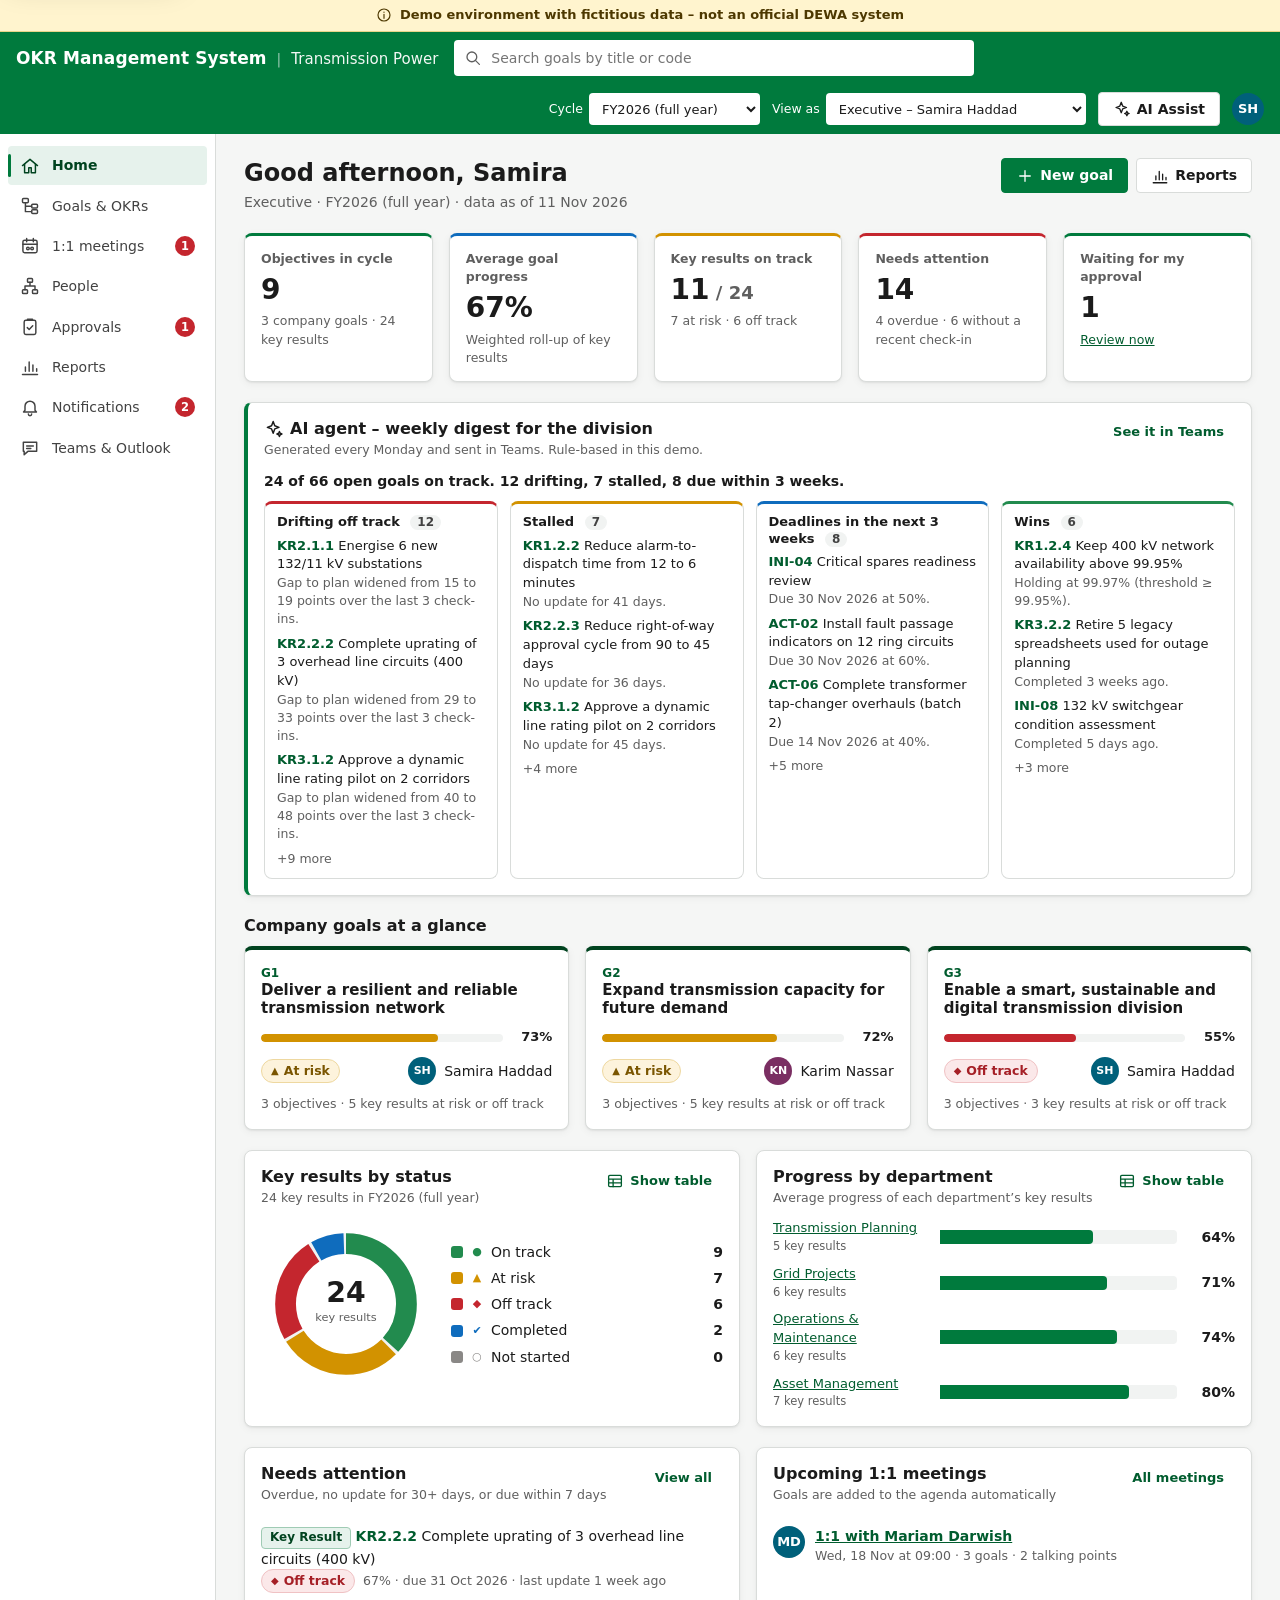
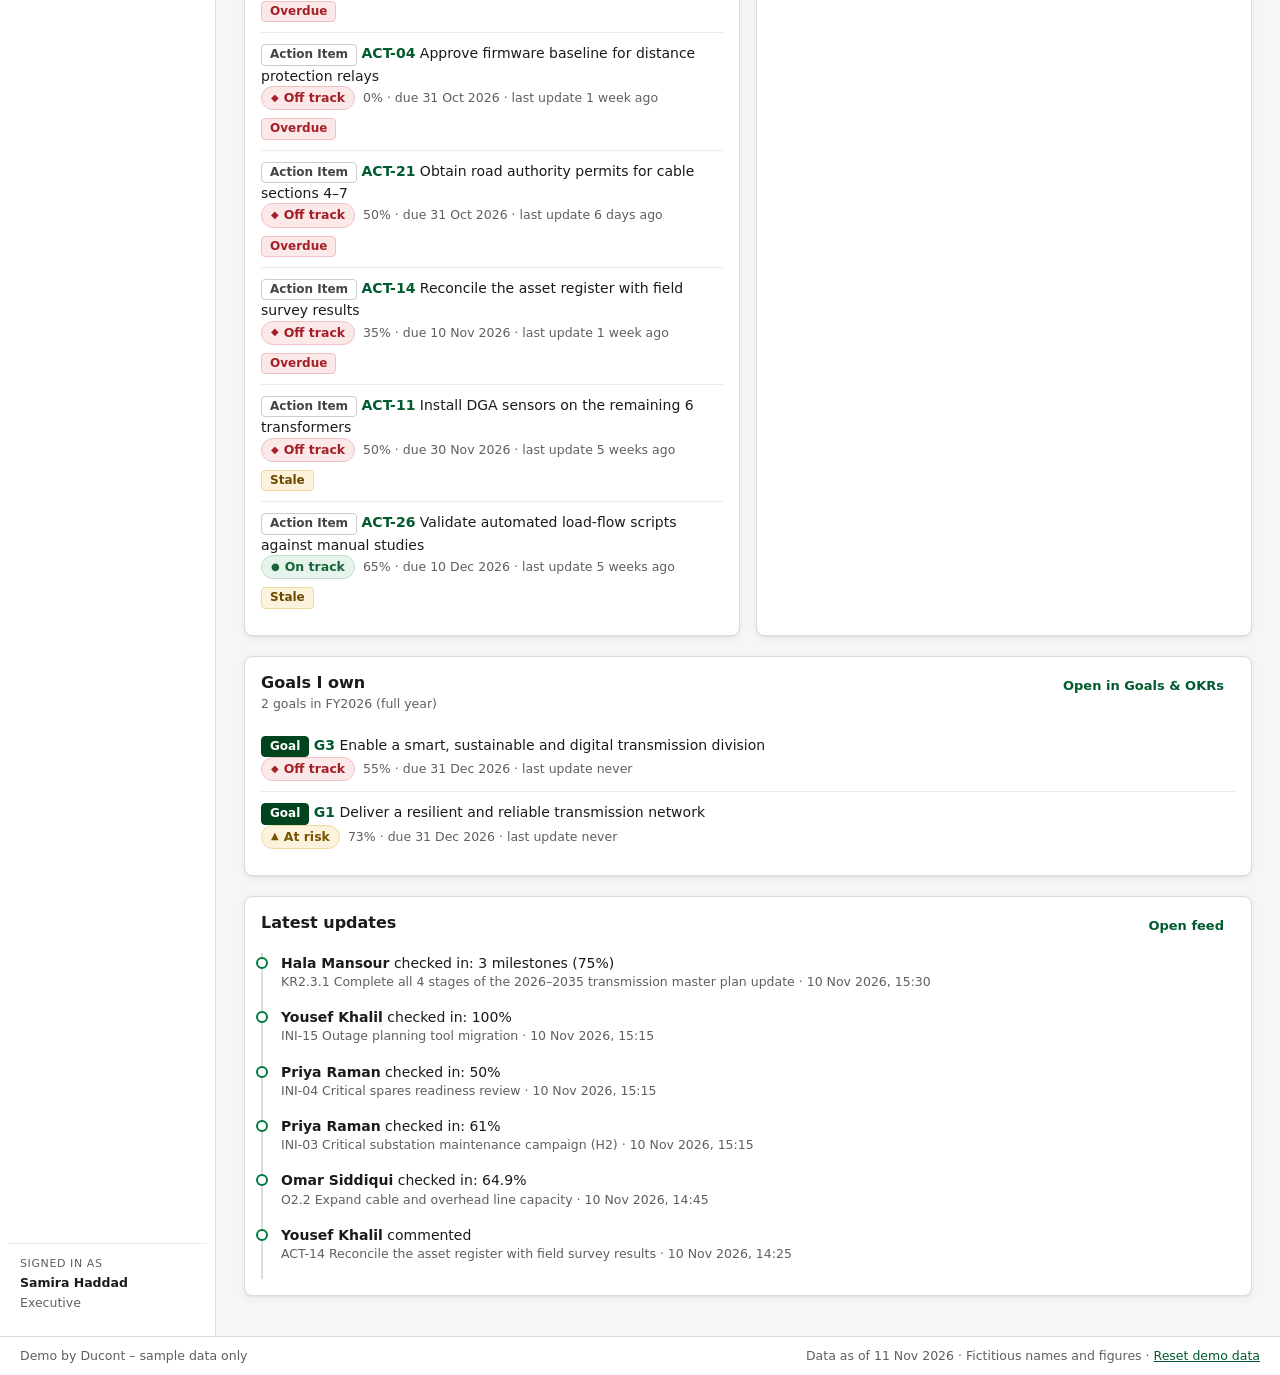
<file: index.html>
<!doctype html>
<html lang="en" dir="ltr">
<head>
  <meta charset="utf-8">
  <meta name="viewport" content="width=device-width, initial-scale=1">
  <title>Home · OKR Management System</title>
  <link rel="icon" href="assets/img/favicon.svg" type="image/svg+xml">
  <link rel="stylesheet" href="assets/css/styles.css">
</head>
<body>
  <div id="app" class="app"><noscript><p>This demo needs JavaScript. Please enable it and reload the page.</p></noscript></div>
  <script src="assets/js/data.js"></script>
  <script src="assets/js/core.js"></script>
  <script src="assets/js/ui.js"></script>
  <script>
  (function () {
    'use strict';
    var O = window.OKR, U = O.ui, esc = O.esc;
    var main = U.shell('home', 'Home');
    if (!main) return;

    var me = O.currentUser();
    var all = O.cycleOkrs();
    var of = function (level) { return all.filter(function (o) { return o.level === level; }); };
    var goals = of('Goal'), objectives = of('Objective'), krs = of('KeyResult');
    var krCounts = O.countByStatus(krs);
    var mine = O.myGoals(all);
    var employee = me.role === 'Employee';
    var attentionPool = employee ? mine : all;
    var attention = attentionPool.filter(function (o) { return O.isOverdue(o) || O.isStale(o) || O.isDueSoon(o); })
      .sort(function (a, b) { return (O.isOverdue(b) - O.isOverdue(a)) || (O.isStale(b) - O.isStale(a)) || (a.dueDate < b.dueDate ? -1 : 1); });
    var pending = O.pendingForMe();
    var deptScoped = (me.role === 'DepartmentCoordinator' || me.role === 'OkrChampion') && me.departmentId;
    var myScope = deptScoped ? all.filter(function (o) { return o.departmentId === me.departmentId && o.level !== 'Goal'; }) : mine;
    var upcoming = O.myMeetings().filter(function (m) { return m.status === 'Scheduled' && O.daysSince(m.date) <= 0; }).slice(0, 3);
    var closedCycle = O.currentCycle().status === 'Closed';

    var actions = '';
    if (O.can.create()) actions += '<a class="btn btn-primary" href="okr-edit.html' + (employee ? '?level=Personal' : '') + '">' + U.icon('plus') + '<span>' + (employee ? 'New individual goal' : 'New goal') + '</span></a>';
    if (O.can.nav('checkin')) actions += '<a class="btn" href="checkin.html">' + U.icon('checkin') + '<span>Check in</span></a>';
    if (O.can.nav('reports')) actions += '<a class="btn" href="reports.html">' + U.icon('reports') + '<span>Reports</span></a>';

    var html = U.pageHeader({
      title: 'Good afternoon, ' + me.displayName.split(' ')[0],
      subtitle: esc(O.ROLE_LABELS[me.role]) + ' · ' + esc(O.periodLabel()) + ' · data as of ' + O.fmtDate(O.asOf.toISOString()),
      actions: actions,
    });

    // KPI row
    if (employee) {
      var mc = O.countByStatus(mine);
      html += '<div class="grid grid-kpi" style="margin-block-end:20px">' +
        U.kpi('My goals', mine.length, mine.filter(function (o) { return o.level === 'Personal'; }).length + ' individual · ' + mine.filter(function (o) { return o.level !== 'Personal'; }).length + ' assigned to me') +
        U.kpi('Average progress', O.pct(O.avg(mine, function (o) { return o.progress; })), (mc.OnTrack || 0) + ' on track · ' + (mc.AtRisk || 0) + ' at risk', 'info') +
        U.kpi('Need an update', attention.length, '<a href="checkin.html">Check in now</a>', attention.length ? 'warn' : '') +
        U.kpi('Next 1:1', upcoming[0] ? O.fmtWeekday(upcoming[0].date) : '–', upcoming[0] ? 'with ' + esc(O.user(upcoming[0].managerId === me.id ? upcoming[0].employeeId : upcoming[0].managerId).displayName) + ' · <a href="meetings.html?id=' + upcoming[0].id + '">agenda</a>' : 'Nothing scheduled') + '</div>';
    } else {
      var onOrDone = (krCounts.OnTrack || 0) + (krCounts.Completed || 0);
      html += '<div class="grid grid-kpi" style="margin-block-end:20px">' +
        U.kpi('Objectives in cycle', objectives.length, goals.length + ' company goals · ' + krs.length + ' key results') +
        U.kpi('Average goal progress', O.pct(O.avg(goals, function (g) { return g.progress; })), 'Weighted roll-up of key results', 'info') +
        U.kpi('Key results on track', onOrDone + '<span class="muted" style="font-size:18px"> / ' + krs.length + '</span>', (krCounts.AtRisk || 0) + ' at risk · ' + (krCounts.OffTrack || 0) + ' off track', 'warn') +
        U.kpi('Needs attention', attention.length, attention.filter(O.isOverdue).length + ' overdue · ' + attention.filter(O.isStale).length + ' without a recent check-in', 'bad') +
        (O.can.nav('approvals') ? U.kpi('Waiting for my approval', pending.length, pending.length ? '<a href="approvals.html">Review now</a>' : 'Nothing waiting')
          : U.kpi('Unread notifications', O.unreadCount(), '<a href="notifications.html">Open notifications</a>')) + '</div>';
    }

    // AI agent digest
    if (O.db.config.ai.enabled && O.db.config.ai.features.agentDigest && !closedCycle) {
      var sc = O.digestScope();
      html += '<section class="card digest-card" aria-labelledby="dg-h" style="margin-block-end:20px"><div class="card-head"><div><h2 class="card-title" id="dg-h">' + U.icon('ai') + ' AI agent – weekly digest for ' + esc(sc.label) + '</h2>' +
        '<p class="card-desc">Generated every ' + esc(O.db.config.reminders.reminderDay) + ' and sent in Teams. Rule-based in this demo.</p></div><a class="btn btn-sm btn-subtle" href="teams.html?tab=chat">See it in Teams</a></div>' + U.insightsHtml(O.insights(sc.items), 3) + '</section>';
    }

    // Goals at a glance (or my goals)
    if (employee) {
      html += '<h2 class="section-title">My goals</h2><div class="grid grid-3" style="margin-block-end:20px">' + (mine.length ? mine.map(function (g) {
        var parent = O.okr(g.parentId);
        return '<article class="card goal-card">' + U.levelChip(g.level) + '<h3>' + U.okrLink(g) + '</h3>' + U.progress(g.progress, g.status, g.code) +
          '<div class="goal-meta">' + U.statusBadge(g.status) + U.visibilityChip(g) + U.sourceChip(g) + '</div><div class="small muted">' + (parent ? 'Aligned to ' + esc(parent.code) + ' · ' : '') + 'due ' + O.fmtDate(g.dueDate) + '</div></article>';
      }).join('') : U.empty('You have no goals yet. <a href="okr-edit.html?level=Personal">Create an individual goal</a>.')) + '</div>';
    } else {
      html += '<h2 class="section-title">Company goals at a glance</h2><div class="grid grid-3" style="margin-block-end:20px">' + goals.map(function (g) {
        var objs = O.children(g.id);
        var risky = O.descendants(g.id).filter(function (d) { return d.level === 'KeyResult' && (d.status === 'AtRisk' || d.status === 'OffTrack'); }).length;
        return '<article class="card goal-card"><h3>' + U.okrLink(g) + '</h3>' + U.progress(g.progress, g.status, g.code) + '<div class="goal-meta">' + U.statusBadge(g.status) + U.person(g.ownerId) + '</div>' +
          '<div class="small muted">' + objs.length + ' objectives · ' + risky + ' key results at risk or off track</div></article>';
      }).join('') + '</div>';
      var depts = O.progressByDepartment(all);
      html += '<div class="grid grid-2" style="margin-block-end:20px">' +
        U.chartCard({ id: 'kr-status', title: 'Key results by status', desc: krs.length + ' key results in ' + O.periodLabel(), chart: U.statusDonut(krCounts, 'key results'), table: U.statusTable(krCounts) }) +
        U.chartCard({
          id: 'dept-progress', title: 'Progress by department', desc: 'Average progress of each department’s key results',
          chart: U.hbars(depts.map(function (d) { return { label: d.label, value: d.value, sub: d.count + ' key results', href: 'explorer.html?dept=' + d.id, tip: d.label + ': ' + Math.round(d.value) + '% average across ' + d.count + ' key results' }; })),
          table: U.simpleTable(['Department', 'Key results', 'Average progress'], depts.map(function (d) { return [esc(d.label), d.count, Math.round(d.value) + '%']; }), 'Progress by department'),
        }) + '</div>';
    }

    var itemRow = function (o, extra) {
      return '<li><div class="list-main"><div>' + U.levelChip(o.level) + ' ' + U.okrLink(o) + '</div><div class="list-meta row">' + U.statusBadge(o.status) + ' ' + O.pct(o.progress) + ' · due ' + O.fmtDate(o.dueDate) + ' · last update ' + O.fmtRelative(o.lastCheckInOn) + ' ' + U.flagChips(o) + '</div></div>' + (extra || '') + '</li>';
    };
    var checkBtn = function (o) {
      if (!O.can.checkIn(o) || !O.can.nav('checkin')) return '';
      return o.measurementType === 'Tasks' ? '<a class="btn btn-sm" href="okr.html?id=' + encodeURIComponent(o.id) + '&tab=tasks">Tasks</a>' : '<a class="btn btn-sm" href="checkin.html?id=' + encodeURIComponent(o.id) + '">Check in</a>';
    };
    html += '<div class="grid grid-2" style="margin-block-end:20px">' +
      '<section class="card" aria-labelledby="att-h"><div class="card-head"><div><h2 class="card-title" id="att-h">Needs attention</h2><p class="card-desc">Overdue, no update for ' + O.db.config.reminders.staleAfterDays + '+ days, or due within ' + O.db.config.reminders.dueSoonDays + ' days</p></div>' +
      '<a class="btn btn-subtle btn-sm" href="explorer.html?flag=attention' + (employee ? '&scope=mine' : '') + '">View all</a></div>' +
      (attention.length ? '<ul class="list">' + attention.slice(0, 6).map(function (o) { return itemRow(o, checkBtn(o)); }).join('') + '</ul>' : U.empty('Nothing needs attention.')) + '</section>' +
      '<section class="card" aria-labelledby="mtg-h"><div class="card-head"><div><h2 class="card-title" id="mtg-h">Upcoming 1:1 meetings</h2><p class="card-desc">Goals are added to the agenda automatically</p></div>' +
      (O.can.nav('meetings') ? '<a class="btn btn-subtle btn-sm" href="meetings.html">All meetings</a>' : '') + '</div>' +
      (upcoming.length ? '<ul class="list">' + upcoming.map(function (m) {
        var other = O.user(m.managerId === me.id ? m.employeeId : m.managerId);
        return '<li>' + U.avatar(other.id, 32) + '<div class="list-main"><div class="list-title"><a href="meetings.html?id=' + m.id + '">1:1 with ' + esc(other.displayName) + '</a></div><div class="list-meta">' + O.fmtWeekday(m.date) + ' at ' + O.fmtTime(m.date) + ' · ' + m.goalIds.length + ' goals · ' + m.agenda.length + ' talking points</div></div></li>';
      }).join('') + '</ul>' : U.empty('No 1:1 meetings scheduled.')) + '</section></div>';

    if (!employee) {
      html += '<section class="card" aria-labelledby="mine-h" style="margin-block-end:20px"><div class="card-head"><div><h2 class="card-title" id="mine-h">' + (deptScoped ? 'My department: ' + esc(O.dept(me.departmentId).name) : 'Goals I own') + '</h2><p class="card-desc">' + myScope.length + ' goals in ' + esc(O.periodLabel()) + '</p></div>' +
        '<a class="btn btn-subtle btn-sm" href="explorer.html?' + (deptScoped ? 'dept=' + me.departmentId : 'scope=mine') + '">Open in Goals &amp; OKRs</a></div>' +
        (myScope.length ? '<ul class="list">' + myScope.slice().sort(function (a, b) { return a.progress - b.progress; }).slice(0, 6).map(function (o) { return itemRow(o, checkBtn(o)); }).join('') + '</ul>' : U.empty('You do not own any goals in this period.')) + '</section>';
    }

    var recent = O.feed(employee ? mine : all, 6);
    html += '<section class="card" aria-labelledby="act-h"><div class="card-head"><h2 class="card-title" id="act-h">Latest updates</h2><a class="btn btn-subtle btn-sm" href="explorer.html?view=feed' + (employee ? '&scope=mine' : '') + '">Open feed</a></div><ul class="timeline">' + recent.map(function (e) {
      var u = O.user(e.by);
      var valueText = O.fmtValue(e.okr, e.data.value);
      var what = e.kind === 'checkin' ? 'checked in: ' + valueText + (/%$/.test(valueText) ? '' : ' (' + O.pct(e.data.progress) + ')') : e.kind === 'comment' ? 'commented' : e.data.details;
      return '<li><div><strong>' + esc(u ? u.displayName : 'System') + '</strong> ' + esc(what) + '</div><div class="small muted">' + esc(e.okr.code + ' ' + e.okr.title) + ' · ' + O.fmtDateTime(e.at) + '</div></li>';
    }).join('') + '</ul></section>';

    main.innerHTML = html;
  })();
  </script>
</body>
</html>
</file>
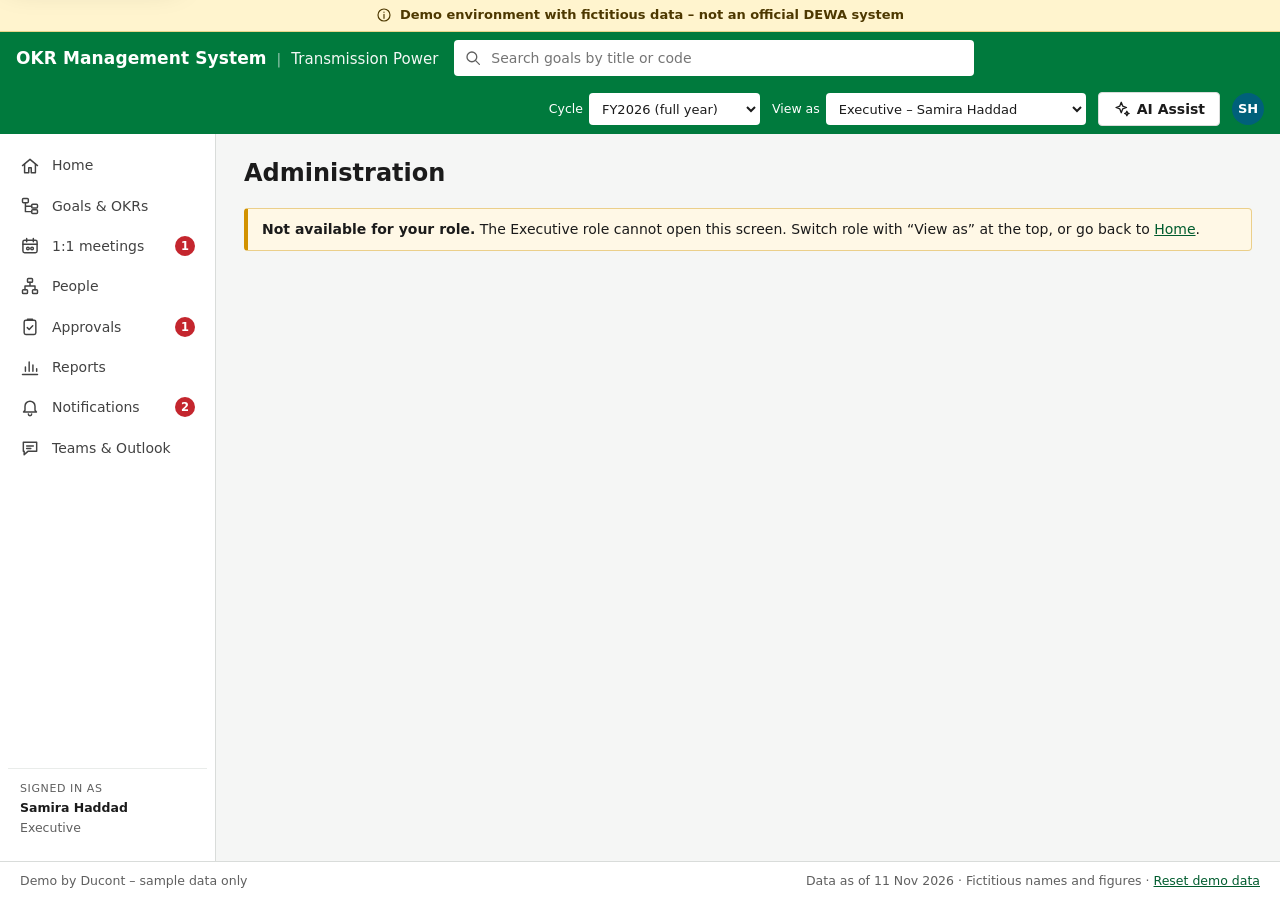
<file: admin.html>
<!doctype html>
<html lang="en" dir="ltr">
<head>
  <meta charset="utf-8">
  <meta name="viewport" content="width=device-width, initial-scale=1">
  <title>Administration · OKR Management System</title>
  <link rel="icon" href="assets/img/favicon.svg" type="image/svg+xml">
  <link rel="stylesheet" href="assets/css/styles.css">
</head>
<body>
  <div id="app" class="app"><noscript><p>This demo needs JavaScript. Please enable it and reload the page.</p></noscript></div>
  <script src="assets/js/data.js"></script>
  <script src="assets/js/core.js"></script>
  <script src="assets/js/ui.js"></script>
  <script>
  (function () {
    'use strict';
    var O = window.OKR, U = O.ui, esc = O.esc;
    var main = U.shell('admin', 'Administration');
    if (!main) return;
    var cfg = O.db.config;
    var $ = function (x) { return document.getElementById(x); };
    var SCOPES = ['okr.read', 'okr.write', 'checkin.read', 'checkin.write', 'report.read'];
    var DAYS = ['Sunday', 'Monday', 'Tuesday', 'Wednesday', 'Thursday'];
    var roleOpts = O.ROLES.map(function (r) { return { value: r, label: O.ROLE_LABELS[r] }; });
    var approverOpts = roleOpts.filter(function (r) { return r.value !== 'PlatformAdmin' && r.value !== 'Employee'; }).concat([{ value: 'Manager', label: 'Line manager' }]);
    var audit = { action: '', actor: '', q: '' };
    var TABS = [['levels', 'Goal types'], ['progress', 'Progress & status'], ['labels', 'Labels'], ['templates', 'Templates'], ['cycles', 'Cycles'], ['reminders', 'Reminders'], ['permissions', 'Permissions'], ['notifications', 'Notifications'], ['connections', 'Data connections'], ['roles', 'Roles'], ['audit', 'Audit log'], ['ai', 'AI Assist'], ['api', 'API access'], ['demo', 'Demo data']];

    main.innerHTML = U.pageHeader({ title: 'Administration', subtitle: 'Configure how goals work across the division. Every change is written to the audit log.' }) +
      '<section id="tabs"><div class="tablist" role="tablist" aria-label="Administration areas">' + TABS.map(function (t) { return U.tabButton(t[0], t[1]); }).join('') + '</div>' + TABS.map(function (t) { return U.tabPanel(t[0]); }).join('') + '</section>';
    function saved(msg, detail, reload) { if (reload) { U.flash(msg, 'success', detail); window.location.reload(); } else { U.toast(msg, 'success', detail); renderAudit(); } }

    // ---------------------------------------------------------------- goal types (terminology, approvals, required fields)
    function renderLevels() {
      $('panel-levels').innerHTML = '<p class="muted">Rename the goal types to match your organisation’s language, choose which need approval and who approves them, and which fields are mandatory.</p>' +
        '<form id="levels-form" class="card" style="padding:0" novalidate><div class="table-wrap"><table class="data"><thead><tr><th scope="col">Goal type</th><th scope="col">Name shown to users</th><th scope="col">Approval</th><th scope="col">Approver</th><th scope="col">Required fields</th></tr></thead><tbody>' +
        cfg.levels.map(function (l) {
          return '<tr><th scope="row"><strong>' + esc(l.level) + '</strong></th><td><label class="sr-only" for="ln-' + l.id + '">Name for ' + esc(l.level) + '</label><input type="text" id="ln-' + l.id + '" data-l="' + l.id + '" data-k="displayName" value="' + esc(l.displayName) + '" maxlength="30"></td>' +
            '<td><label class="check"><input type="checkbox" data-l="' + l.id + '" data-k="approvalRequired"' + (l.approvalRequired ? ' checked' : '') + '> Required<span class="sr-only"> for ' + esc(l.displayName) + '</span></label></td>' +
            '<td><label class="sr-only" for="appr-' + l.id + '">Approver for ' + esc(l.displayName) + '</label><select id="appr-' + l.id + '" data-l="' + l.id + '" data-k="approverRole">' + U.selectOptions(approverOpts, l.approverRole) + '</select></td>' +
            '<td><fieldset style="border:0;padding:0"><legend class="sr-only">Required fields for ' + esc(l.displayName) + '</legend><div class="radio-row">' + Object.keys(O.REQUIRABLE_FIELDS).map(function (f) {
              return '<label><input type="checkbox" data-l="' + l.id + '" data-f="' + f + '"' + (l.requiredFields.indexOf(f) >= 0 ? ' checked' : '') + '> ' + esc(O.REQUIRABLE_FIELDS[f]) + '</label>';
            }).join('') + '</div></fieldset></td></tr>';
        }).join('') + '</tbody></table></div><div class="form-footer" style="padding:12px 16px"><button type="submit" class="btn btn-primary">' + U.icon('check') + '<span>Save goal types</span></button></div></form>';
      $('levels-form').addEventListener('submit', function (e) {
        e.preventDefault();
        var bad = cfg.levels.filter(function (l) { return !document.querySelector('[data-l="' + l.id + '"][data-k="displayName"]').value.trim(); });
        if (bad.length) { U.toast('Every goal type needs a name', 'error'); return; }
        cfg.levels.forEach(function (l) {
          var patch = {
            displayName: document.querySelector('[data-l="' + l.id + '"][data-k="displayName"]').value.trim(),
            approvalRequired: document.querySelector('[data-l="' + l.id + '"][data-k="approvalRequired"]').checked,
            approverRole: document.querySelector('[data-l="' + l.id + '"][data-k="approverRole"]').value,
            requiredFields: Array.prototype.slice.call(document.querySelectorAll('[data-l="' + l.id + '"][data-f]:checked')).map(function (c) { return c.getAttribute('data-f'); }),
          };
          if (JSON.stringify(patch) !== JSON.stringify({ displayName: l.displayName, approvalRequired: l.approvalRequired, approverRole: l.approverRole, requiredFields: l.requiredFields })) O.updateLevel(l.id, patch);
        });
        saved('Goal types saved', 'New names appear everywhere in the app.', true);
      });
    }

    // ---------------------------------------------------------------- progress types and statuses
    function renderProgress() {
      var types = cfg.progressTypes || O.MEASUREMENT_TYPES;
      $('panel-progress').innerHTML = '<form id="progress-form" class="stack" style="max-inline-size:860px" novalidate><section class="card stack"><h2 class="card-title">Progress types people can choose</h2><div class="grid grid-2">' +
        O.MEASUREMENT_TYPES.map(function (m) { var used = O.db.okrs.filter(function (o) { return o.measurementType === m; }).length; return '<label class="check"><input type="checkbox" data-type="' + m + '"' + (types.indexOf(m) >= 0 ? ' checked' : '') + '> ' + esc(O.MEASUREMENT_LABELS[m]) + ' <span class="small muted">(' + used + ' goals)</span></label>'; }).join('') +
        '</div><p class="small muted" style="margin:0">Existing goals keep their type when it is switched off; only new goals are affected.</p></section>' +
        '<section class="card stack"><h2 class="card-title">Status names</h2><div class="grid grid-2">' + O.STATUSES.map(function (s) {
          return '<label class="field"><span class="field-label"><span style="color:' + O.STATUS[s].color + '" aria-hidden="true">' + O.STATUS[s].glyph + '</span> ' + esc(s) + '</span><input type="text" data-status="' + s + '" value="' + esc(cfg.statusLabels[s]) + '" maxlength="20"></label>';
        }).join('') + '</div>' +
        '<label class="check"><input type="checkbox" id="auto-status"' + (cfg.autoStatus !== false ? ' checked' : '') + '> Set status automatically from progress and time elapsed (owners can still override in a check-in)</label>' +
        '<label class="check"><input type="checkbox" id="weights"' + (cfg.weightsInRollup !== false ? ' checked' : '') + '> Use weights when rolling progress up to parent goals (off = every child counts equally)</label></section>' +
        '<div><button type="submit" class="btn btn-primary">' + U.icon('check') + '<span>Save progress settings</span></button></div></form>';
      $('progress-form').addEventListener('submit', function (e) {
        e.preventDefault();
        var t = Array.prototype.slice.call(document.querySelectorAll('[data-type]:checked')).map(function (c) { return c.getAttribute('data-type'); });
        if (!t.length) { U.toast('Keep at least one progress type', 'error'); return; }
        var labels = {};
        document.querySelectorAll('[data-status]').forEach(function (i) { labels[i.getAttribute('data-status')] = i.value.trim() || cfg.statusLabels[i.getAttribute('data-status')]; });
        O.setConfigValue('progressTypes', t, 'Allowed progress types');
        O.setConfigValue('statusLabels', labels, 'Status names');
        O.setConfigValue('autoStatus', $('auto-status').checked, 'Automatic status');
        O.setConfigValue('weightsInRollup', $('weights').checked, 'Weights in roll-up');
        saved('Progress settings saved', 'Progress and statuses were recalculated.', true);
      });
    }

    // ---------------------------------------------------------------- labels
    function renderLabels() {
      $('panel-labels').innerHTML = '<div class="grid" style="grid-template-columns:minmax(0,2fr) minmax(260px,1fr);align-items:start"><div class="card" style="padding:0"><div class="table-wrap"><table class="data"><thead><tr><th scope="col">Label</th><th scope="col" class="num">Goals</th><th scope="col"><span class="sr-only">Action</span></th></tr></thead><tbody>' +
        cfg.labels.map(function (l) {
          var n = O.db.okrs.filter(function (o) { return (o.labels || []).indexOf(l.id) >= 0; }).length;
          return '<tr><td><span class="chip label-chip" style="background:' + esc(l.bg) + ';color:' + esc(l.ink) + '">' + esc(l.name) + '</span></td><td class="num"><a href="explorer.html?scope=all&label=' + l.id + '">' + n + '</a></td><td><button type="button" class="btn btn-sm btn-subtle" data-del-label="' + l.id + '" aria-label="Delete label ' + esc(l.name) + '">Delete</button></td></tr>';
        }).join('') + '</tbody></table></div></div>' +
        '<form id="label-form" class="card stack" novalidate><h2 class="card-title">New label</h2><label class="field"><span class="field-label">Name</span><input type="text" id="lb-name" maxlength="24"></label>' +
        '<fieldset><legend>Colour</legend><div class="radio-row">' + O.LABEL_COLOURS.map(function (c, i) { return '<label><input type="radio" name="lb-col" value="' + i + '"' + (i === 0 ? ' checked' : '') + '><span class="chip" style="background:' + c[0] + ';color:' + c[1] + '">Aa</span></label>'; }).join('') + '</div></fieldset>' +
        '<label class="check"><input type="checkbox" id="lb-restrict"' + (cfg.permissions.labelsAdminOnly ? ' checked' : '') + '> Only administrators can create labels</label><span class="error" id="lb-err" hidden></span>' +
        '<button type="submit" class="btn btn-primary">' + U.icon('tag') + '<span>Add label</span></button></form></div>';
      $('label-form').addEventListener('submit', function (e) {
        e.preventDefault();
        var name = $('lb-name').value.trim();
        var err = !name ? 'Give the label a name.' : cfg.labels.some(function (l) { return l.name.toLowerCase() === name.toLowerCase(); }) ? 'That label already exists.' : '';
        $('lb-err').textContent = err; $('lb-err').hidden = !err;
        if (err) return;
        O.addLabel(name, Number(document.querySelector('input[name="lb-col"]:checked').value));
        cfg.permissions.labelsAdminOnly = $('lb-restrict').checked;
        O.save();
        renderLabels(); saved('Label added');
      });
      $('panel-labels').querySelectorAll('[data-del-label]').forEach(function (b) {
        b.addEventListener('click', function () {
          var l = O.label(b.getAttribute('data-del-label'));
          U.dialog({ title: 'Delete label “' + l.name + '”?', body: '<p>It is removed from every goal that uses it.</p>', okLabel: 'Delete', okClass: 'btn-danger', onOk: function () { O.removeLabel(l.id); renderLabels(); saved('Label deleted'); } });
        });
      });
    }

    // ---------------------------------------------------------------- templates
    function renderTemplates(editId) {
      var t = editId ? cfg.templates.filter(function (x) { return x.id === editId; })[0] : null;
      $('panel-templates').innerHTML = '<div class="grid" style="grid-template-columns:minmax(0,3fr) minmax(300px,2fr);align-items:start"><div class="card" style="padding:0"><div class="table-wrap"><table class="data"><thead><tr><th scope="col">Template</th><th scope="col">Goal type</th><th scope="col">Measured as</th><th scope="col"><span class="sr-only">Actions</span></th></tr></thead><tbody>' +
        cfg.templates.map(function (x) {
          return '<tr><td><strong>' + esc(x.name) + '</strong><div class="small muted">' + esc(x.title) + '</div></td><td class="small">' + esc(O.LEVEL_LABELS[x.level]) + '</td><td class="small">' + esc(O.MEASUREMENT_LABELS[x.measurementType]) + '</td>' +
            '<td class="nowrap"><button type="button" class="btn btn-sm btn-subtle" data-edit-tpl="' + x.id + '">Edit</button><button type="button" class="btn btn-sm btn-subtle" data-del-tpl="' + x.id + '">Delete</button></td></tr>';
        }).join('') + '</tbody></table></div></div>' +
        '<form id="tpl-form" class="card stack" novalidate><h2 class="card-title">' + (t ? 'Edit template' : 'New template') + '</h2>' +
        '<label class="field"><span class="field-label">Template name</span><input type="text" id="tp-name" value="' + esc(t ? t.name : '') + '"></label>' +
        '<label class="field"><span class="field-label">Goal type</span><select id="tp-level">' + U.selectOptions(O.ALL_LEVELS.map(function (l) { return { value: l, label: O.LEVEL_LABELS[l] }; }), t ? t.level : 'KeyResult') + '</select></label>' +
        '<label class="field"><span class="field-label">Title pattern</span><input type="text" id="tp-title" value="' + esc(t ? t.title : '') + '" placeholder="Use [brackets] for parts people must fill in"></label>' +
        '<label class="field"><span class="field-label">Description</span><textarea id="tp-desc" rows="2">' + esc(t ? t.description : '') + '</textarea></label>' +
        '<div class="form-grid"><label class="field"><span class="field-label">Measured as</span><select id="tp-type">' + U.selectOptions(O.MEASUREMENT_TYPES.map(function (m) { return { value: m, label: O.MEASUREMENT_LABELS[m] }; }), t ? t.measurementType : 'Numeric') + '</select></label>' +
        '<label class="field"><span class="field-label">Unit</span><input type="text" id="tp-unit" value="' + esc(t ? t.unit : '') + '"></label></div>' +
        '<fieldset><legend>Labels</legend><div class="chip-picker">' + cfg.labels.map(function (l) { return '<label class="chip-option"><input type="checkbox" name="tp-label" value="' + l.id + '"' + (t && (t.labels || []).indexOf(l.id) >= 0 ? ' checked' : '') + '><span style="background:' + l.bg + ';color:' + l.ink + '">' + esc(l.name) + '</span></label>'; }).join('') + '</div></fieldset>' +
        '<span class="error" id="tp-err" hidden></span><div class="row"><button type="submit" class="btn btn-primary">' + U.icon('check') + '<span>' + (t ? 'Save template' : 'Add template') + '</span></button>' + (t ? '<button type="button" class="btn btn-subtle" id="tp-cancel">Cancel</button>' : '') + '</div></form></div>';
      $('tpl-form').addEventListener('submit', function (e) {
        e.preventDefault();
        var name = $('tp-name').value.trim(), title = $('tp-title').value.trim();
        var err = !name ? 'Name the template.' : title.length < 10 ? 'The title pattern needs at least 10 characters.' : '';
        $('tp-err').textContent = err; $('tp-err').hidden = !err;
        if (err) return;
        O.saveTemplate({ id: t ? t.id : null, name: name, level: $('tp-level').value, title: title, description: $('tp-desc').value.trim(), measurementType: $('tp-type').value, unit: $('tp-unit').value.trim(), baseline: t ? t.baseline : '', target: t ? t.target : '', labels: Array.prototype.slice.call(document.querySelectorAll('input[name="tp-label"]:checked')).map(function (c) { return c.value; }) });
        renderTemplates(); saved('Template saved', 'It appears in “Start from a template” on the goal form.');
      });
      if ($('tp-cancel')) $('tp-cancel').addEventListener('click', function () { renderTemplates(); });
      $('panel-templates').querySelectorAll('[data-edit-tpl]').forEach(function (b) { b.addEventListener('click', function () { renderTemplates(b.getAttribute('data-edit-tpl')); $('tp-name').focus(); }); });
      $('panel-templates').querySelectorAll('[data-del-tpl]').forEach(function (b) { b.addEventListener('click', function () { O.removeTemplate(b.getAttribute('data-del-tpl')); renderTemplates(); saved('Template deleted'); }); });
    }

    // ---------------------------------------------------------------- cycles
    function renderCycles() {
      var active = O.activeCycle();
      $('panel-cycles').innerHTML = '<div class="grid" style="grid-template-columns:minmax(0,2fr) minmax(260px,1fr);align-items:start"><div class="stack"><div class="card" style="padding:0"><div class="table-wrap"><table class="data"><thead><tr><th scope="col">Cycle</th><th scope="col">Dates</th><th scope="col">Status</th><th scope="col" class="num">Goals</th><th scope="col"><span class="sr-only">Actions</span></th></tr></thead><tbody>' +
        O.db.cycles.map(function (c) {
          var n = O.db.okrs.filter(function (o) { return o.cycleId === c.id; }).length;
          return '<tr><td><label class="sr-only" for="cy-' + c.id + '">Name of ' + esc(c.name) + '</label><input type="text" id="cy-' + c.id + '" value="' + esc(c.name) + '" style="max-inline-size:160px"></td><td class="small">' + O.fmtDate(c.startDate) + ' – ' + O.fmtDate(c.endDate) + '</td>' +
            '<td><span class="chip ' + (c.status === 'Active' ? 'dec-Approved' : c.status === 'Closed' ? 'flag-closed' : 'flag-due') + '">' + esc(c.status) + '</span></td><td class="num">' + n + '</td>' +
            '<td class="nowrap"><button type="button" class="btn btn-sm btn-subtle" data-rename="' + c.id + '">Rename</button>' + (c.id === active.id ? '<a class="btn btn-sm btn-danger" href="cycle-close.html">Close cycle…</a>' : '') + '</td></tr>';
        }).join('') + '</tbody></table></div></div><p class="small muted">Closing a cycle lets you carry unfinished goals into the next one, close them as they are, or drop them. Closed cycles stay available read-only for reporting.</p></div>' +
        '<form id="cycle-form" class="card stack" novalidate><h2 class="card-title">New cycle</h2><label class="field"><span class="field-label">Name</span><input type="text" id="cy-name" placeholder="e.g. FY2028 or H1 2027"></label>' +
        '<div class="form-grid"><label class="field"><span class="field-label">Start</span><input type="date" id="cy-start"></label><label class="field"><span class="field-label">End</span><input type="date" id="cy-end"></label></div><span class="error" id="cy-err" hidden></span>' +
        '<button type="submit" class="btn btn-primary">' + U.icon('plus') + '<span>Add cycle</span></button></form></div>';
      $('panel-cycles').querySelectorAll('[data-rename]').forEach(function (b) { b.addEventListener('click', function () { var id = b.getAttribute('data-rename'), v = $('cy-' + id).value.trim(); if (!v) return; O.renameCycle(id, v); saved('Cycle renamed', null, true); }); });
      $('cycle-form').addEventListener('submit', function (e) {
        e.preventDefault();
        var n = $('cy-name').value.trim(), s = $('cy-start').value, en = $('cy-end').value;
        var err = !n ? 'Name the cycle.' : !s || !en ? 'Choose start and end dates.' : en <= s ? 'The end must be after the start.' : O.db.cycles.some(function (c) { return c.name === n; }) ? 'A cycle with that name exists.' : '';
        $('cy-err').textContent = err; $('cy-err').hidden = !err;
        if (err) return;
        O.addCycle(n, s, en);
        saved('Cycle added', 'People can plan goals in it from the cycle selector.', true);
      });
    }

    // ---------------------------------------------------------------- reminders
    function renderReminders() {
      var r = cfg.reminders;
      $('panel-reminders').innerHTML = '<form id="rem-form" class="card stack" style="max-inline-size:820px" novalidate><h2 class="card-title">Check-in reminders</h2><div class="form-grid">' +
        '<label class="field"><span class="field-label">Send reminders</span><select id="r-int">' + U.selectOptions(['Weekly', 'Every 2 weeks', 'Monthly'], r.interval || 'Every 2 weeks') + '</select></label>' +
        '<label class="field"><span class="field-label">Starting from</span><input type="date" id="r-start" value="' + esc(r.startDate || '') + '"></label>' +
        '<label class="field"><span class="field-label">On</span><select id="r-day">' + U.selectOptions(DAYS, r.reminderDay) + '</select></label>' +
        '<label class="field"><span class="field-label">At</span><input type="time" id="r-time" value="' + esc(r.checkInTime || '09:00') + '"></label>' +
        '<label class="field full"><span class="field-label">Time zone</span><select id="r-tz">' + U.selectOptions(['Gulf Standard Time (UTC+4)', 'Coordinated Universal Time (UTC)', 'India Standard Time (UTC+5:30)'], r.timeZone) + '</select></label></div>' +
        '<fieldset><legend>Channels</legend><div class="radio-row"><label><input type="checkbox" id="r-teams"' + (r.channels && r.channels.teams ? ' checked' : '') + '> Microsoft Teams chat (adaptive cards)</label><label><input type="checkbox" id="r-email"' + (r.channels && r.channels.email ? ' checked' : '') + '> Email</label></div></fieldset>' +
        '<label class="check"><input type="checkbox" id="r-override"' + (r.usersCanOverride ? ' checked' : '') + '> People may choose their own reminder frequency</label>' +
        '<h2 class="card-title">Flags and escalation</h2><div class="form-grid">' +
        '<label class="field"><span class="field-label">“Due soon” window (days)</span><input type="number" min="1" max="60" id="r-due" value="' + r.dueSoonDays + '"></label>' +
        '<label class="field"><span class="field-label">Flag as stale after (days without update)</span><input type="number" min="7" max="120" id="r-stale" value="' + r.staleAfterDays + '"></label>' +
        '<label class="check full"><input type="checkbox" id="r-esc"' + (r.escalationEnabled ? ' checked' : '') + '> Escalate goals that are not updated</label>' +
        '<label class="field"><span class="field-label">Escalate after (days)</span><input type="number" min="1" max="90" id="r-esc-days" value="' + r.escalateAfterDays + '"></label>' +
        '<label class="field"><span class="field-label">Escalate to</span><select id="r-esc-to">' + U.selectOptions(approverOpts, r.escalateToRole) + '</select></label></div>' +
        '<span class="error" id="r-err" hidden></span><div class="form-footer"><a class="btn btn-subtle" href="teams.html">Preview reminders</a><button type="submit" class="btn btn-primary">' + U.icon('check') + '<span>Save reminder policy</span></button></div></form>';
      var sync = function () { $('r-esc-days').disabled = $('r-esc-to').disabled = !$('r-esc').checked; };
      $('r-esc').addEventListener('change', sync);
      sync();
      $('rem-form').addEventListener('submit', function (e) {
        e.preventDefault();
        var due = Number($('r-due').value), stale = Number($('r-stale').value), escDays = Number($('r-esc-days').value);
        var err = !(due >= 1 && due <= 60) ? '“Due soon” must be 1–60 days.' : !(stale >= 7 && stale <= 120) ? 'Stale must be 7–120 days.' : !(escDays >= 1 && escDays <= 90) ? 'Escalation must be 1–90 days.' : !$('r-teams').checked && !$('r-email').checked ? 'Keep at least one channel on.' : '';
        $('r-err').textContent = err; $('r-err').hidden = !err;
        if (err) return;
        O.updateConfig('reminders', {
          interval: $('r-int').value, checkInCadence: $('r-int').value === 'Weekly' ? 'Weekly' : $('r-int').value === 'Monthly' ? 'Monthly' : 'Fortnightly', startDate: $('r-start').value, reminderDay: $('r-day').value,
          checkInTime: $('r-time').value, timeZone: $('r-tz').value, channels: { teams: $('r-teams').checked, email: $('r-email').checked }, usersCanOverride: $('r-override').checked,
          dueSoonDays: due, staleAfterDays: stale, escalationEnabled: $('r-esc').checked, escalateAfterDays: escDays, escalateToRole: $('r-esc-to').value,
        }, 'Reminder policy');
        saved('Reminder policy saved', 'Stale and due-soon flags are recalculated across the app.');
      });
    }

    // ---------------------------------------------------------------- permissions
    function renderPermissions() {
      var p = cfg.permissions;
      var roles = O.ROLES.filter(function (r) { return r !== 'PlatformAdmin'; });
      $('panel-permissions').innerHTML = '<form id="perm-form" class="stack" novalidate><section class="card stack"><h2 class="card-title">Who can create each goal type</h2><div class="table-wrap"><table class="data"><thead><tr><th scope="col">Goal type</th>' + roles.map(function (r) { return '<th scope="col">' + esc(O.ROLE_LABELS[r]) + '</th>'; }).join('') + '</tr></thead><tbody>' +
        O.ALL_LEVELS.map(function (l) { return '<tr><th scope="row">' + esc(O.LEVEL_LABELS[l]) + '</th>' + roles.map(function (r) { return '<td><input type="checkbox" data-cl="' + l + '" data-cr="' + r + '" aria-label="' + esc(O.ROLE_LABELS[r] + ' can create ' + O.LEVEL_LABELS[l]) + '"' + ((p.createRules[l] || []).indexOf(r) >= 0 ? ' checked' : '') + '></td>'; }).join('') + '</tr>'; }).join('') +
        '</tbody></table></div></section>' +
        '<section class="card stack"><h2 class="card-title">Editing, approvals and privacy</h2>' +
        '<label class="check"><input type="checkbox" id="p-own"' + (p.ownersCanEditOwn ? ' checked' : '') + '> Owners and co-owners can edit their own goals</label>' +
        '<label class="check"><input type="checkbox" id="p-mgr"' + (p.managersCanEditReports ? ' checked' : '') + '> Managers can edit their team’s goals (the owner is notified)</label>' +
        '<label class="check"><input type="checkbox" id="p-priv"' + (p.privateByDefault ? ' checked' : '') + '> Individual goals are private by default</label>' +
        '<fieldset><legend>Route approval requests to</legend><div class="radio-row"><label><input type="radio" name="p-route" value="Role"' + (p.approvalRouting !== 'Manager' ? ' checked' : '') + '> The approver role set for each goal type</label><label><input type="radio" name="p-route" value="Manager"' + (p.approvalRouting === 'Manager' ? ' checked' : '') + '> The requester’s line manager (from Entra ID)</label></div></fieldset>' +
        '<fieldset><legend>Who can export to Excel or CSV</legend><div class="radio-row">' + O.ROLES.map(function (r) { return '<label><input type="checkbox" data-export="' + r + '"' + (p.exportRoles.indexOf(r) >= 0 ? ' checked' : '') + '> ' + esc(O.ROLE_LABELS[r]) + '</label>'; }).join('') + '</div></fieldset></section>' +
        '<div><button type="submit" class="btn btn-primary">' + U.icon('check') + '<span>Save permissions</span></button></div></form>';
      $('perm-form').addEventListener('submit', function (e) {
        e.preventDefault();
        var rules = {};
        O.ALL_LEVELS.forEach(function (l) { rules[l] = Array.prototype.slice.call(document.querySelectorAll('[data-cl="' + l + '"]:checked')).map(function (c) { return c.getAttribute('data-cr'); }); });
        O.updateConfig('permissions', {
          createRules: rules, ownersCanEditOwn: $('p-own').checked, managersCanEditReports: $('p-mgr').checked, privateByDefault: $('p-priv').checked,
          approvalRouting: document.querySelector('input[name="p-route"]:checked').value,
          exportRoles: Array.prototype.slice.call(document.querySelectorAll('[data-export]:checked')).map(function (c) { return c.getAttribute('data-export'); }),
        }, 'Permissions');
        saved('Permissions saved', 'They apply immediately – try “View as” another role.');
      });
    }

    // ---------------------------------------------------------------- notifications
    function renderNotifications() {
      var NT = { Assignment: 'You are made owner or co-owner of a goal', Comment: 'Someone comments on your goal', CheckIn: 'A child goal is checked in', Approval: 'A request needs your approval', Decision: 'Your request is approved or rejected', Edited: 'A manager or admin edits your goal', Deleted: 'Your goal is deleted', Sync: 'A goal is updated automatically from a data source', Meeting: 'A 1:1 is scheduled', Reminder: 'Check-in reminders', AIDigest: 'Weekly AI digest' };
      $('panel-notifications').innerHTML = '<form id="nt-form" class="card stack" style="max-inline-size:700px" novalidate><h2 class="card-title">Send a notification when…</h2><div class="stack-sm">' +
        Object.keys(NT).map(function (k) { return '<label class="check"><input type="checkbox" data-nt="' + k + '"' + (cfg.notifications[k] !== false ? ' checked' : '') + '> ' + esc(NT[k]) + '</label>'; }).join('') +
        '</div><p class="small muted" style="margin:0">Notifications appear in the app and are delivered to Teams and email according to the reminder channels and each person’s preferences.</p><div><button type="submit" class="btn btn-primary">' + U.icon('check') + '<span>Save notification settings</span></button></div></form>';
      $('nt-form').addEventListener('submit', function (e) {
        e.preventDefault();
        var patch = {};
        document.querySelectorAll('[data-nt]').forEach(function (c) { patch[c.getAttribute('data-nt')] = c.checked; });
        O.updateConfig('notifications', patch, 'Notification settings');
        saved('Notification settings saved');
      });
    }

    // ---------------------------------------------------------------- data connections
    function renderConnections() {
      $('panel-connections').innerHTML = '<p class="muted">Key results can be updated automatically from Microsoft 365 and line-of-business data, so owners don’t re-type numbers. Values arrive as check-ins by “Automatic data sync”. All connections here are simulated.</p>' +
        '<div class="grid grid-2" style="align-items:start">' + O.db.connections.map(function (c) {
          var items = O.linkedItems(c.id);
          return '<section class="card stack" aria-labelledby="cn-' + c.id + '"><div class="card-head" style="margin:0"><div><h2 class="card-title" id="cn-' + c.id + '">' + esc(c.name) + '</h2><p class="card-desc">' + esc(O.CONNECTION_TYPES[c.type]) + ' · ' + esc(c.detail) + '</p></div><span class="chip dec-Approved">' + esc(c.status) + '</span></div>' +
            '<dl class="facts"><dt>Refresh</dt><dd>' + esc(c.refresh) + '</dd><dt>Last sync</dt><dd>' + O.fmtDateTime(c.lastSync) + '</dd><dt>Linked goals</dt><dd>' + (items.length ? items.map(function (o) { return U.okrLink(o, false); }).join(', ') : '–') + '</dd></dl>' +
            '<div class="row"><button type="button" class="btn btn-sm" data-sync="' + c.id + '"' + (items.length ? '' : ' disabled') + '>' + U.icon('sync') + '<span>Sync now</span></button><button type="button" class="btn btn-sm btn-subtle" data-test="' + c.id + '">Test connection</button></div></section>';
        }).join('') + '</div>' +
        '<form id="cn-form" class="card stack" style="max-inline-size:640px;margin-block-start:16px" novalidate><h2 class="card-title">Add a connection</h2><div class="form-grid"><label class="field"><span class="field-label">Type</span><select id="cn-type">' + U.selectOptions(Object.keys(O.CONNECTION_TYPES).map(function (k) { return { value: k, label: O.CONNECTION_TYPES[k] }; })) + '</select></label>' +
        '<label class="field"><span class="field-label">Name</span><input type="text" id="cn-name" placeholder="e.g. Capex tracker"></label><label class="field full"><span class="field-label">Location</span><input type="text" id="cn-detail" placeholder="Workspace, site, URL or plan"></label>' +
        '<label class="field"><span class="field-label">Refresh</span><select id="cn-refresh">' + U.selectOptions(['Hourly', 'Every 6 hours', 'Daily at 06:00', 'When data changes']) + '</select></label></div><span class="error" id="cn-err" hidden></span><div><button type="submit" class="btn btn-primary">' + U.icon('link') + '<span>Connect</span></button></div></form>';
      $('panel-connections').querySelectorAll('[data-sync]').forEach(function (b) { b.addEventListener('click', function () { var n = O.syncConnection(b.getAttribute('data-sync')); renderConnections(); saved('Synced ' + n + ' goals', 'New values were recorded as check-ins and roll-ups recalculated.'); }); });
      $('panel-connections').querySelectorAll('[data-test]').forEach(function (b) { b.addEventListener('click', function () { U.toast('Connection OK', 'success', 'Signed in and read the latest row (simulated).'); }); });
      $('cn-form').addEventListener('submit', function (e) {
        e.preventDefault();
        var name = $('cn-name').value.trim();
        $('cn-err').textContent = name ? '' : 'Give the connection a name.'; $('cn-err').hidden = !!name;
        if (!name) return;
        O.db.connections.push({ id: 'cn-' + Date.now().toString(36), type: $('cn-type').value, name: name, detail: $('cn-detail').value.trim() || '–', refresh: $('cn-refresh').value, status: 'Connected', lastSync: O.now() });
        O.updateConfig(null, null, 'Data connection “' + name + '” added');
        renderConnections(); saved('Connection added', 'Link it to a key result on the goal form.');
      });
    }

    // ---------------------------------------------------------------- roles
    function renderRoles() {
      var list = O.db.roleAssignments.slice().sort(function (a, b) { return O.ROLES.indexOf(a.role) - O.ROLES.indexOf(b.role); });
      $('panel-roles').innerHTML = '<div class="grid" style="grid-template-columns:minmax(0,2fr) minmax(260px,1fr);align-items:start">' +
        '<div class="card" style="padding:0"><div class="table-wrap"><table class="data"><thead><tr><th scope="col">Person</th><th scope="col">Role</th><th scope="col">Scope</th><th scope="col"><span class="sr-only">Remove</span></th></tr></thead><tbody>' +
        list.map(function (ra) {
          var u = O.user(ra.userId);
          return '<tr><td>' + U.person(ra.userId, true) + '</td><td>' + esc(O.ROLE_LABELS[ra.role]) + '</td><td class="small">' + esc(ra.departmentId ? O.dept(ra.departmentId).name : 'Whole division') + '</td>' +
            '<td><button type="button" class="btn btn-sm btn-subtle" data-remove="' + esc(ra.id) + '" aria-label="Remove ' + esc(O.ROLE_LABELS[ra.role]) + ' role from ' + esc(u ? u.displayName : '') + '">Remove</button></td></tr>';
        }).join('') + '</tbody></table></div></div>' +
        '<form id="role-form" class="card stack" novalidate><h2 class="card-title">Assign a role</h2>' +
        '<label class="field"><span class="field-label">Person</span><select id="ra-user">' + U.selectOptions(O.people().map(function (u) { return { value: u.id, label: u.displayName }; }), '', 'Choose a person') + '</select></label>' +
        '<label class="field"><span class="field-label">Role</span><select id="ra-role">' + U.selectOptions(roleOpts) + '</select></label>' +
        '<label class="field"><span class="field-label">Department scope</span><select id="ra-dept">' + U.selectOptions(O.db.departments.map(function (d) { return { value: d.id, label: d.name }; }), '', 'Whole division') + '</select><span class="hint">Coordinators and OKR champions need a department.</span></label>' +
        '<span class="error" id="ra-err" hidden></span><button type="submit" class="btn btn-primary">' + U.icon('plus') + '<span>Assign role</span></button>' +
        '<p class="small muted" style="margin:0">People and reporting lines are synced from Microsoft Entra ID; roles are assigned here.</p></form></div>';
      $('role-form').addEventListener('submit', function (e) {
        e.preventDefault();
        var u = $('ra-user').value, r = $('ra-role').value, d = $('ra-dept').value;
        var err = !u ? 'Choose a person.' : ((r === 'DepartmentCoordinator' || r === 'OkrChampion') && !d) ? 'This role needs a department.' : O.db.roleAssignments.some(function (x) { return x.userId === u && x.role === r && (x.departmentId || '') === d; }) ? 'This person already has that role.' : '';
        $('ra-err').textContent = err; $('ra-err').hidden = !err;
        if (err) return;
        O.addRoleAssignment(u, r, d);
        renderRoles(); saved('Role assigned');
      });
      $('panel-roles').querySelectorAll('[data-remove]').forEach(function (b) {
        b.addEventListener('click', function () {
          var ra = O.db.roleAssignments.filter(function (x) { return x.id === b.getAttribute('data-remove'); })[0];
          U.dialog({ title: 'Remove role?', body: '<p>Remove the ' + esc(O.ROLE_LABELS[ra.role]) + ' role from ' + esc(O.user(ra.userId).displayName) + '?</p>', okLabel: 'Remove', okClass: 'btn-danger', onOk: function () { O.removeRoleAssignment(ra.id); renderRoles(); saved('Role removed'); } });
        });
      });
    }

    // ---------------------------------------------------------------- audit log
    function auditRows() {
      return O.db.audit.slice().sort(function (a, b) { return a.timestamp < b.timestamp ? 1 : -1; }).filter(function (e) {
        var q = audit.q.toLowerCase();
        return (!audit.action || e.action === audit.action) && (!audit.actor || e.actorId === audit.actor) && (!q || (e.entityName + ' ' + e.details).toLowerCase().indexOf(q) >= 0);
      });
    }
    function renderAudit() {
      var actions = O.db.audit.map(function (e) { return e.action; }).filter(function (a, i, arr) { return arr.indexOf(a) === i; }).sort();
      var actors = O.db.users.filter(function (u) { return O.db.audit.some(function (e) { return e.actorId === u.id; }); });
      var rows = auditRows();
      $('panel-audit').innerHTML = '<form class="filters" id="audit-filters" aria-label="Filter audit log">' +
        '<label class="field field-grow"><span class="field-label">Search</span><input type="search" id="a-q" value="' + esc(audit.q) + '" placeholder="Goal or detail"></label>' +
        '<label class="field"><span class="field-label">Action</span><select id="a-action">' + U.selectOptions(actions, audit.action, 'All actions') + '</select></label>' +
        '<label class="field"><span class="field-label">By</span><select id="a-actor">' + U.selectOptions(actors.map(function (u) { return { value: u.id, label: u.displayName }; }), audit.actor, 'Anyone') + '</select></label>' +
        '<button type="button" class="btn" id="a-export">' + U.icon('download') + '<span>Export to Excel</span></button></form>' +
        '<p class="muted" aria-live="polite">' + rows.length + ' of ' + O.db.audit.length + ' events. The log is append-only: entries cannot be edited or deleted.</p>' +
        '<div class="card" style="padding:0"><div class="table-wrap"><table class="data"><thead><tr><th scope="col">When</th><th scope="col">By</th><th scope="col">Action</th><th scope="col">Record</th><th scope="col">Details</th></tr></thead><tbody>' +
        rows.slice(0, 200).map(function (e) {
          return '<tr><td class="nowrap small">' + O.fmtDateTime(e.timestamp) + '</td><td class="nowrap small">' + esc((O.user(e.actorId) || {}).displayName || 'System') + '</td><td><span class="chip">' + esc(e.action) + '</span></td><td class="small">' + esc(e.entityName) + '<div class="muted">' + esc(e.entityType) + '</div></td><td class="small">' + esc(e.details) + '</td></tr>';
        }).join('') + '</tbody></table></div></div>';
      $('a-q').addEventListener('input', function (e) { audit.q = e.target.value; var pos = e.target.selectionStart; renderAudit(); $('a-q').focus(); $('a-q').setSelectionRange(pos, pos); });
      $('a-action').addEventListener('change', function (e) { audit.action = e.target.value; renderAudit(); $('a-action').focus(); });
      $('a-actor').addEventListener('change', function (e) { audit.actor = e.target.value; renderAudit(); $('a-actor').focus(); });
      $('audit-filters').addEventListener('submit', function (e) { e.preventDefault(); });
      $('a-export').addEventListener('click', function () {
        var list = auditRows();
        O.downloadXlsx('okr-audit-log.xlsx', 'Audit log', list, [
          { label: 'Timestamp (UTC)', value: function (e) { return e.timestamp; }, width: 24 }, { label: 'By', value: function (e) { return (O.user(e.actorId) || {}).displayName || 'System'; }, width: 22 },
          { label: 'Action', value: function (e) { return e.action; }, width: 14 }, { label: 'Table', value: function (e) { return e.entityType; }, width: 20 },
          { label: 'Record', value: function (e) { return e.entityName; }, width: 50 }, { label: 'Details', value: function (e) { return e.details; }, width: 70 },
        ]);
        O.logExport('Audit log', 'Excel');
        U.toast('Exported ' + list.length + ' events to Excel', 'success');
        renderAudit();
      });
    }

    // ---------------------------------------------------------------- AI
    function renderAi() {
      var f = cfg.ai.features;
      var FEATS = { draftObjective: 'Draft an objective with key results from a rough idea', suggestKeyResults: 'Suggest measurable key results for an objective', summariseCheckIns: 'Summarise a goal’s check-in history', aiDescriptions: '“Write with AI” for goal descriptions', agentDigest: 'AI agent: weekly digest, drifting and stalled goal alerts', chatbot: 'Chatbot in Teams that creates goals from a sentence' };
      $('panel-ai').innerHTML = '<form id="ai-settings" class="card stack" style="max-inline-size:700px" novalidate><label class="check"><input type="checkbox" id="ai-on"' + (cfg.ai.enabled ? ' checked' : '') + '> <strong>Enable AI Assist for everyone</strong></label>' +
        '<fieldset id="ai-feats"><legend>Features</legend><div class="stack-sm">' + Object.keys(FEATS).map(function (k) { return '<label class="check"><input type="checkbox" data-feat="' + k + '"' + (f[k] ? ' checked' : '') + '> ' + esc(FEATS[k]) + '</label>'; }).join('') + '</div></fieldset>' +
        '<p class="msg msg-info small" style="margin:0">In this demo the suggestions are pre-written and the agent’s insights are rule-based. In production they would come from an approved AI service (for example Copilot Studio or Azure OpenAI in your tenant), and a person always confirms before anything is saved.</p>' +
        '<div class="form-footer"><button type="submit" class="btn btn-primary">' + U.icon('check') + '<span>Save AI settings</span></button></div></form>';
      var sync = function () { $('ai-feats').disabled = !$('ai-on').checked; };
      $('ai-on').addEventListener('change', sync);
      sync();
      $('ai-settings').addEventListener('submit', function (e) {
        e.preventDefault();
        var feats = {};
        document.querySelectorAll('[data-feat]').forEach(function (c) { feats[c.getAttribute('data-feat')] = c.checked; });
        cfg.ai.enabled = $('ai-on').checked;
        Object.assign(cfg.ai.features, feats);
        O.updateConfig(null, null, 'AI Assist settings');
        saved('AI settings saved', 'The AI Assist button reflects the new settings.', true);
      });
    }

    // ---------------------------------------------------------------- API credentials
    function renderApi() {
      var list = O.db.apiCredentials;
      $('panel-api').innerHTML = '<p class="muted">Credentials for systems that read or write OKR data (for example a Power BI refresh or the SCADA historian feed). Secrets are shown once.</p>' +
        '<div class="grid" style="grid-template-columns:minmax(0,2fr) minmax(260px,1fr);align-items:start"><div class="card" style="padding:0"><div class="table-wrap"><table class="data"><thead><tr><th scope="col">Name</th><th scope="col">Client ID</th><th scope="col">Scopes</th><th scope="col">Expires</th><th scope="col">Last used</th><th scope="col">Status</th><th scope="col"><span class="sr-only">Action</span></th></tr></thead><tbody>' +
        list.map(function (c) {
          return '<tr><td><strong>' + esc(c.name) + '</strong><div class="small muted">Created ' + O.fmtDate(c.createdOn) + '</div></td><td class="small"><code>' + esc(c.clientId.slice(0, 8)) + '…</code></td><td class="small">' + esc(c.scopes.join(', ')) + '</td>' +
            '<td class="nowrap small">' + O.fmtDate(c.expiresOn) + '</td><td class="nowrap small">' + (c.lastUsedOn ? O.fmtRelative(c.lastUsedOn) : 'Never') + '</td><td><span class="chip ' + (c.status === 'Active' ? 'dec-Approved' : 'dec-Rejected') + '">' + esc(c.status) + '</span></td>' +
            '<td>' + (c.status === 'Active' ? '<button type="button" class="btn btn-sm btn-subtle" data-revoke="' + esc(c.id) + '" aria-label="Revoke ' + esc(c.name) + '">Revoke</button>' : '') + '</td></tr>';
        }).join('') + '</tbody></table></div></div>' +
        '<form id="api-form" class="card stack" novalidate><h2 class="card-title">New credential</h2><label class="field"><span class="field-label">Name</span><input type="text" id="api-name" maxlength="80" placeholder="e.g. Data warehouse export"></label>' +
        '<fieldset><legend>Scopes</legend><div class="stack-sm">' + SCOPES.map(function (s) { return '<label class="check"><input type="checkbox" data-scope="' + s + '"' + (/read$/.test(s) ? ' checked' : '') + '> ' + s + '</label>'; }).join('') + '</div></fieldset>' +
        '<span class="error" id="api-err" hidden></span><button type="submit" class="btn btn-primary">' + U.icon('plus') + '<span>Create credential</span></button></form></div>';
      $('api-form').addEventListener('submit', function (e) {
        e.preventDefault();
        var name = $('api-name').value.trim();
        var scopes = Array.prototype.slice.call(document.querySelectorAll('[data-scope]:checked')).map(function (c) { return c.getAttribute('data-scope'); });
        var err = name.length < 3 ? 'Give the credential a name (3+ characters).' : !scopes.length ? 'Choose at least one scope.' : '';
        $('api-err').textContent = err; $('api-err').hidden = !err;
        if (err) return;
        var res = O.createApiCredential(name, scopes);
        renderApi(); renderAudit();
        U.dialog({ title: 'Credential created', body: '<p>Copy the secret now. It will not be shown again.</p><div class="field"><span class="field-label">Client ID</span><div class="secret">' + esc(res.credential.clientId) + '</div></div><div class="field"><span class="field-label">Client secret (demo value)</span><div class="secret">' + esc(res.secret) + '</div></div>', cancelLabel: 'Done' });
      });
      $('panel-api').querySelectorAll('[data-revoke]').forEach(function (b) {
        b.addEventListener('click', function () {
          var c = O.db.apiCredentials.filter(function (x) { return x.id === b.getAttribute('data-revoke'); })[0];
          U.dialog({ title: 'Revoke ' + c.name + '?', body: '<p>Systems using this credential stop working immediately.</p>', okLabel: 'Revoke', okClass: 'btn-danger', onOk: function () { O.revokeApiCredential(c.id); renderApi(); saved('Credential revoked'); } });
        });
      });
    }

    function renderDemo() {
      $('panel-demo').innerHTML = '<div class="card stack" style="max-inline-size:640px"><h2 class="card-title">About the demo data</h2>' +
        '<p style="margin:0">All people, projects and figures are fictitious. Changes you make are kept in this browser only, so you can move between pages and come back later.</p>' +
        '<dl class="facts"><dt>Goals</dt><dd>' + O.db.okrs.length + '</dd><dt>Check-ins</dt><dd>' + O.db.checkins.length + '</dd><dt>Tasks</dt><dd>' + O.db.tasks.length + '</dd><dt>1:1 meetings</dt><dd>' + O.db.meetings.length + '</dd><dt>Approval requests</dt><dd>' + O.db.approvals.length + '</dd><dt>Audit events</dt><dd>' + O.db.audit.length + '</dd><dt>People</dt><dd>' + O.people().length + '</dd></dl>' +
        '<div><button type="button" class="btn btn-danger" id="reset2">' + U.icon('reset') + '<span>Reset demo data</span></button></div></div>';
      $('reset2').addEventListener('click', function () { $('reset-demo').click(); });
    }

    renderLevels(); renderProgress(); renderLabels(); renderTemplates(); renderCycles(); renderReminders(); renderPermissions(); renderNotifications(); renderConnections(); renderRoles(); renderAudit(); renderAi(); renderApi(); renderDemo();
    U.tabs($('tabs'));
  })();
  </script>
</body>
</html>
</file>
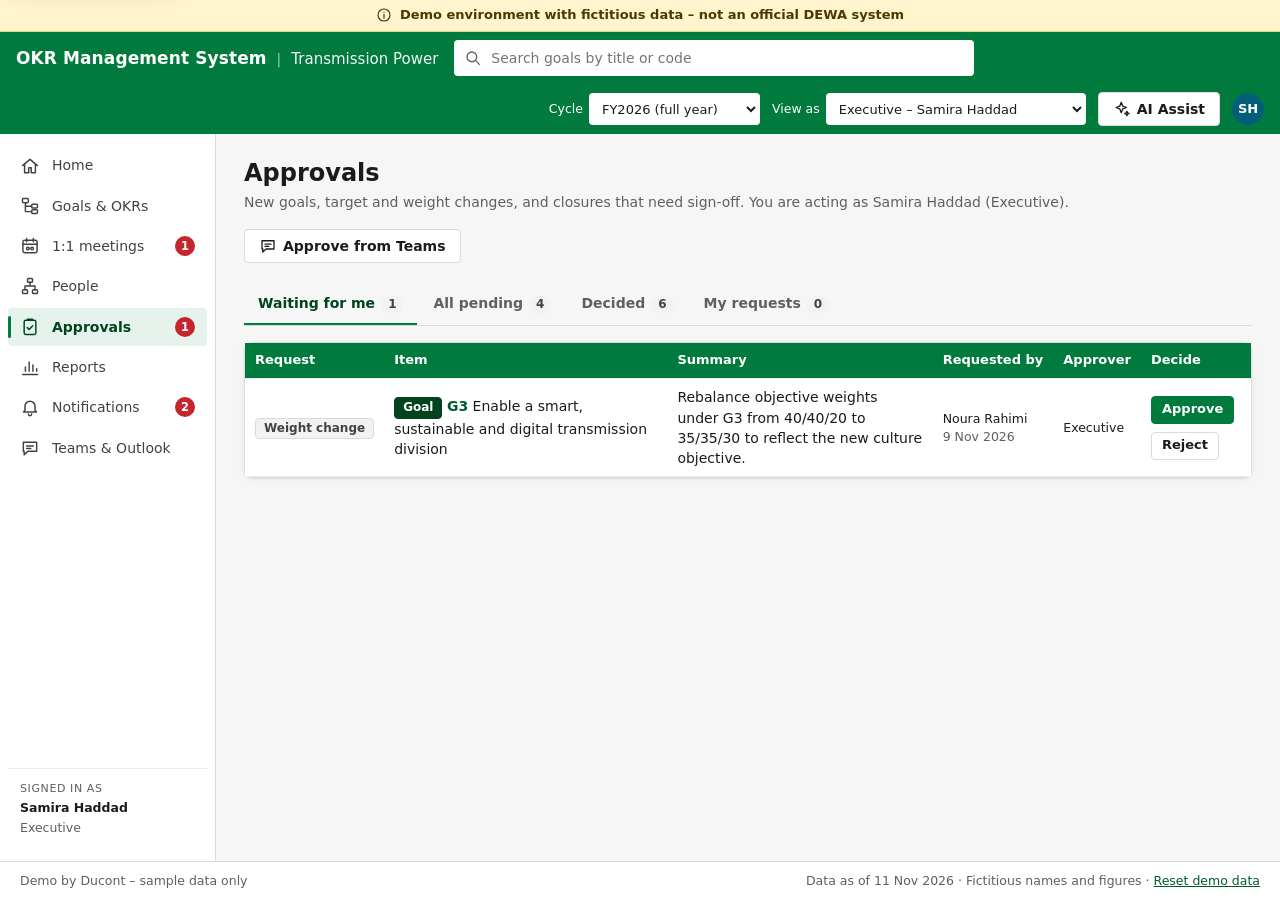
<file: approvals.html>
<!doctype html>
<html lang="en" dir="ltr">
<head>
  <meta charset="utf-8">
  <meta name="viewport" content="width=device-width, initial-scale=1">
  <title>Approvals · OKR Management System</title>
  <link rel="icon" href="assets/img/favicon.svg" type="image/svg+xml">
  <link rel="stylesheet" href="assets/css/styles.css">
</head>
<body>
  <div id="app" class="app"><noscript><p>This demo needs JavaScript. Please enable it and reload the page.</p></noscript></div>
  <script src="assets/js/data.js"></script>
  <script src="assets/js/core.js"></script>
  <script src="assets/js/ui.js"></script>
  <script>
  (function () {
    'use strict';
    var O = window.OKR, U = O.ui, esc = O.esc;
    var main = U.shell('approvals', 'Approvals');
    if (!main) return;
    var me = O.currentUser();

    function proposedText(a, o) {
      if (!a.proposed || !o) return '';
      return Object.keys(a.proposed).map(function (k) {
        return k === 'target' ? 'Target ' + O.fmtValue(o, o.target) + ' → ' + O.fmtValue(o, a.proposed[k]) : k === 'weight' ? 'Weight ' + o.weight + ' → ' + a.proposed[k] : k + ': ' + a.proposed[k];
      }).join('; ');
    }

    function render() {
      var sorted = O.db.approvals.slice().sort(function (a, b) { return a.requestedOn < b.requestedOn ? 1 : -1; });
      var mine = sorted.filter(O.can.decide);
      var pending = sorted.filter(function (a) { return a.decision === 'Pending'; });
      var decided = sorted.filter(function (a) { return a.decision !== 'Pending'; });
      var requested = sorted.filter(function (a) { return a.requestedById === me.id; });

      function table(list, withActions, emptyMsg) {
        if (!list.length) return U.empty(emptyMsg);
        return '<div class="card" style="padding:0"><div class="table-wrap"><table class="data"><thead><tr><th scope="col">Request</th><th scope="col">Item</th><th scope="col">Summary</th><th scope="col">Requested by</th><th scope="col">Approver</th><th scope="col">' + (withActions ? 'Decide' : 'Decision') + '</th></tr></thead><tbody>' +
          list.map(function (a) {
            var o = O.okr(a.okrId);
            var by = O.user(a.requestedById), dec = O.user(a.decidedById);
            var change = proposedText(a, o);
            var decideCell = withActions
              ? '<div class="row nowrap"><button type="button" class="btn btn-sm btn-primary" data-approve="' + esc(a.id) + '">Approve</button><button type="button" class="btn btn-sm" data-reject="' + esc(a.id) + '">Reject</button></div>'
              : U.decisionChip(a.decision) + (dec ? '<div class="small muted">' + esc(dec.displayName) + ', ' + O.fmtDate(a.decidedOn) + '</div>' : '') + (a.comment ? '<div class="small">“' + esc(a.comment) + '”</div>' : '');
            return '<tr><td class="nowrap"><span class="chip">' + esc(O.REQUEST_TYPES[a.requestType]) + '</span></td>' +
              '<td class="cell-title">' + (o ? U.levelChip(o.level) + ' ' + U.okrLink(o) : esc(a.okrId)) + '</td>' +
              '<td style="min-inline-size:220px">' + esc(a.summary) + (change ? '<div class="small"><strong>Proposed:</strong> ' + esc(change) + '</div>' : '') + '</td>' +
              '<td class="nowrap small">' + esc(by ? by.displayName : '–') + '<br><span class="muted">' + O.fmtDate(a.requestedOn) + '</span></td>' +
              '<td class="small">' + (a.approverId ? esc((O.user(a.approverId) || {}).displayName) + '<br><span class="muted">Line manager</span>' : esc(O.ROLE_LABELS[a.approverRole]) + (a.approverRole === 'DepartmentCoordinator' && O.dept(a.departmentId) ? '<br><span class="muted">' + esc(O.dept(a.departmentId).code) + '</span>' : '')) + '</td>' +
              '<td>' + decideCell + '</td></tr>';
          }).join('') + '</tbody></table></div></div>';
      }

      var tab = function (key, label, count) { return '<button type="button" role="tab" id="tab-' + key + '" data-tab="' + key + '" aria-controls="panel-' + key + '">' + label + '<span class="tab-count">' + count + '</span></button>'; };
      var panel = function (key, html) { return '<div role="tabpanel" id="panel-' + key + '" data-panel="' + key + '" aria-labelledby="tab-' + key + '">' + html + '</div>'; };
      main.innerHTML = U.pageHeader({
        title: 'Approvals',
        actions: '<a class="btn" href="teams.html?tab=chat">' + U.icon('teams') + '<span>Approve from Teams</span></a>',
        subtitle: 'New goals, target and weight changes, and closures that need sign-off. You are acting as ' + esc(me.displayName) + ' (' + esc(O.ROLE_LABELS[me.role]) + ').',
      }) +
      '<section id="tabs"><div class="tablist" role="tablist" aria-label="Approval views">' + tab('mine', 'Waiting for me', mine.length) + tab('pending', 'All pending', pending.length) + tab('decided', 'Decided', decided.length) + tab('requested', 'My requests', requested.length) + '</div>' +
      panel('mine', (mine.length ? '' : '<p class="muted">' + (O.db.config.permissions.approvalRouting === 'Manager' ? 'Approvals go to the requester’s line manager.' : 'Approvals are routed by level: company goals to Executives, objectives to the VDO, key results to the department coordinator; individual goals go to the line manager.') + ' Try “View as” another role. The routing is set in Administration › Permissions.</p>') + table(mine, true, 'Nothing is waiting for your decision.')) +
      panel('pending', table(pending, false, 'No pending requests.')) +
      panel('decided', table(decided, false, 'No decisions yet.')) +
      panel('requested', table(requested, false, 'You have not submitted any requests.')) + '</section>';
      U.tabs(document.getElementById('tabs'));
      U.refreshNav();
    }

    function decideDialog(id, decision) {
      var a = O.db.approvals.filter(function (x) { return x.id === id; })[0];
      var o = O.okr(a.okrId);
      var reject = decision === 'Rejected';
      var change = proposedText(a, o);
      U.dialog({
        title: (reject ? 'Reject ' : 'Approve ') + O.REQUEST_TYPES[a.requestType].toLowerCase() + (o ? ' – ' + o.code : ''),
        body: '<div class="comment"><div class="small muted">' + esc((O.user(a.requestedById) || {}).displayName || '') + ' · ' + O.fmtDate(a.requestedOn) + '</div>' + esc(a.summary) + (change ? '<div class="small"><strong>Proposed:</strong> ' + esc(change) + '</div>' : '') + '</div>' +
          (o ? '<p class="small" style="margin:0">Item: ' + U.okrLink(o) + '</p>' : '') +
          (!reject && a.requestType === 'Create' ? '<p class="small muted" style="margin:0">Approving makes the item active for check-ins.</p>' : '') +
          '<label class="field"><span class="field-label">Comment' + (reject ? '<span class="req" aria-hidden="true">*</span>' : ' (optional)') + '</span><textarea id="dc-comment" rows="3"' + (reject ? ' aria-required="true"' : '') + ' placeholder="' + (reject ? 'Explain what needs to change' : 'Any guidance for the requester') + '"></textarea><span class="error" id="dc-err" hidden>Give a reason so the requester knows what to change.</span></label>',
        okLabel: reject ? 'Reject' : 'Approve',
        okClass: reject ? 'btn-danger' : 'btn-primary',
        onOk: function (dlg) {
          var c = dlg.querySelector('#dc-comment').value.trim();
          if (reject && !c) { dlg.querySelector('#dc-err').hidden = false; dlg.querySelector('#dc-comment').setAttribute('aria-invalid', 'true'); dlg.querySelector('#dc-comment').focus(); return false; }
          O.decide(id, decision, c);
          U.toast('Request ' + decision.toLowerCase(), 'success', 'The requester has been notified' + (decision === 'Approved' && a.proposed ? ' and the change is applied.' : '.'));
          render();
        },
      });
    }

    main.addEventListener('click', function (e) {
      var ap = e.target.closest('[data-approve]');
      var rj = e.target.closest('[data-reject]');
      if (ap) decideDialog(ap.getAttribute('data-approve'), 'Approved');
      if (rj) decideDialog(rj.getAttribute('data-reject'), 'Rejected');
    });
    render();
  })();
  </script>
</body>
</html>
</file>
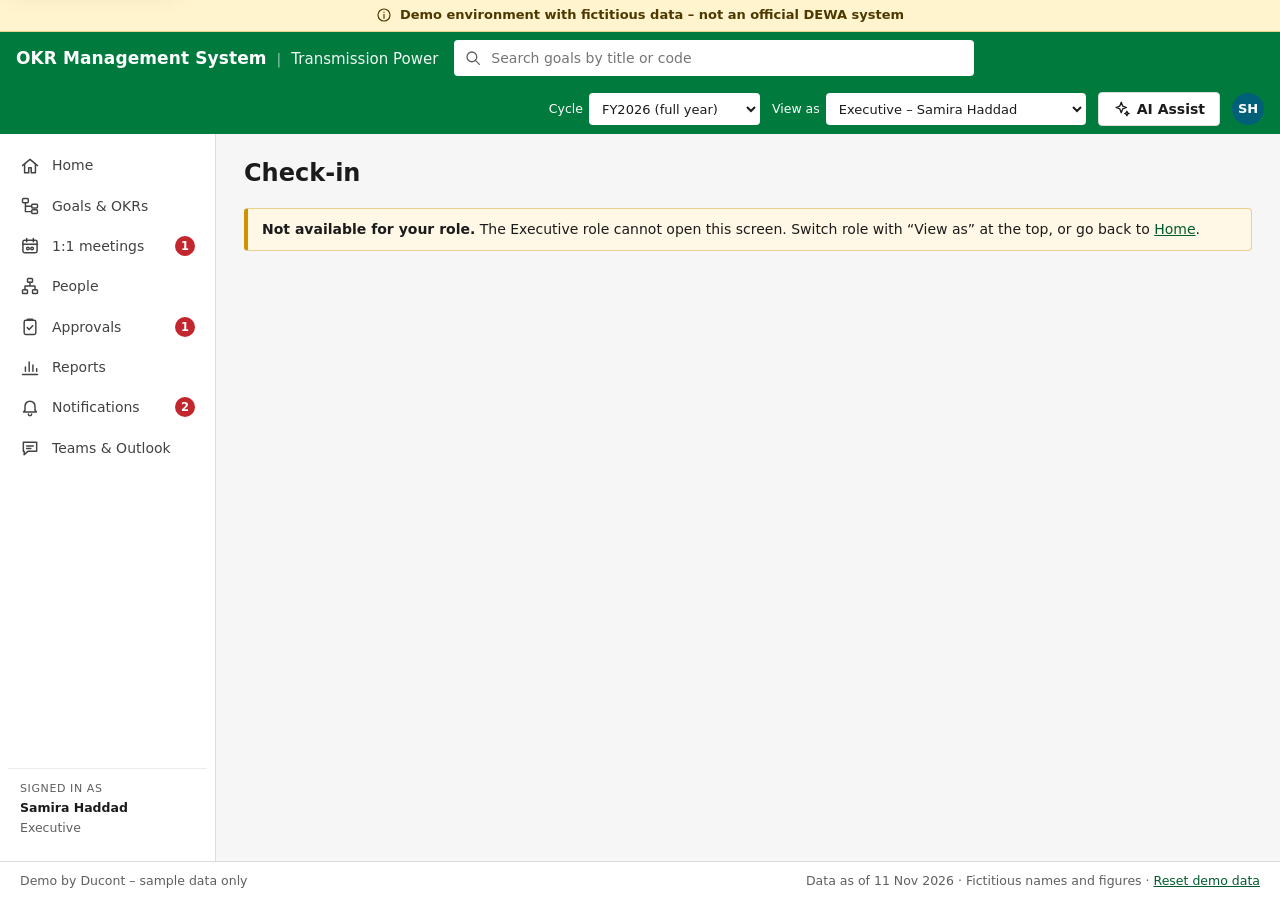
<file: checkin.html>
<!doctype html>
<html lang="en" dir="ltr">
<head>
  <meta charset="utf-8">
  <meta name="viewport" content="width=device-width, initial-scale=1">
  <title>Check-in · OKR Management System</title>
  <link rel="icon" href="assets/img/favicon.svg" type="image/svg+xml">
  <link rel="stylesheet" href="assets/css/styles.css">
</head>
<body>
  <div id="app" class="app"><noscript><p>This demo needs JavaScript. Please enable it and reload the page.</p></noscript></div>
  <script src="assets/js/data.js"></script>
  <script src="assets/js/core.js"></script>
  <script src="assets/js/ui.js"></script>
  <script>
  (function () {
    'use strict';
    var O = window.OKR, U = O.ui, esc = O.esc;
    var id = O.param('id');
    var o = id ? O.okr(id) : null;
    var main = U.shell('checkin', o ? 'Check-in ' + o.code : 'Check-in');
    if (!main) return;
    var me = O.currentUser();
    var $ = function (x) { return document.getElementById(x); };

    if (id && !o) { main.innerHTML = U.pageHeader({ title: 'Goal not found' }) + U.empty('<a href="checkin.html">Back to check-ins</a>'); return; }
    if (o && o.measurementType === 'Tasks') { window.location.replace('okr.html?id=' + encodeURIComponent(o.id) + '&tab=tasks'); return; }
    if (o) { form(); return; }
    list();

    function list() {
      var scope = O.param('scope') || 'mine';
      var showDone = O.param('done') === '1';
      var updatable = O.cycleOkrs().filter(O.can.checkIn);
      var scoped = updatable.filter(function (x) {
        if (scope === 'mine') return O.owns(x, me.id);
        if (scope === 'team') return O.isManagerOf(me.id, x.ownerId);
        return true;
      }).filter(function (x) { return showDone || x.status !== 'Completed'; });
      var rank = function (x) { return O.isOverdue(x) ? 0 : O.isStale(x) ? 1 : O.isDueSoon(x) ? 2 : x.dataSource ? 4 : 3; };
      scoped.sort(function (a, b) { return rank(a) - rank(b) || a.progress - b.progress; });
      var r = O.db.config.reminders, mp = O.myPrefs();
      var cadenceDays = (mp.reminderFrequency || r.checkInCadence) === 'Monthly' ? 30 : (mp.reminderFrequency || r.checkInCadence) === 'Weekly' ? 7 : 14;
      var leaves = updatable.filter(function (x) { return x.measurementType !== 'RolledUp' && x.status !== 'Completed' && !x.dataSource; });
      var due = leaves.filter(function (x) { var d = O.daysSince(x.lastCheckInOn); return d === null || d >= cadenceDays; }).length;
      var thisWeek = O.db.checkins.filter(function (c) { return O.daysSince(c.date) < 7 && updatable.some(function (x) { return x.id === c.okrId; }); }).length;
      var hasTeam = O.directReports(me.id).length > 0;

      main.innerHTML = U.pageHeader({
        title: 'Check-in',
        subtitle: 'Update progress, status and blockers. Your reminders: ' + esc((mp.reminderFrequency || r.interval || r.checkInCadence).toLowerCase()) + ' on ' + esc(r.reminderDay) + ' at ' + esc(r.checkInTime || '09:00') + ' via ' + esc(channelText(mp.channels || r.channels)) + ' · <a href="notifications.html?tab=prefs">change</a>',
        actions: '<a class="btn" href="teams.html">' + U.icon('teams') + '<span>Check in from Teams</span></a>',
      }) +
      '<div class="grid grid-kpi" style="margin-block-end:20px">' +
        U.kpi('Goals you can update', updatable.length, 'Owned, co-owned, your team’s or your department’s') +
        U.kpi('Due for a check-in', due, 'No update in the last ' + cadenceDays + ' days', 'warn') +
        U.kpi('Overdue', updatable.filter(O.isOverdue).length, 'Past due date and not complete', 'bad') +
        U.kpi('Updated automatically', updatable.filter(function (x) { return x.dataSource; }).length, 'From Power BI, Excel, APIs or Planner', 'info') +
        U.kpi('Check-ins this week', thisWeek, 'Across the goals above') + '</div>' +
      '<form class="filters" aria-label="Filter the list"><fieldset class="field" style="padding:6px 10px"><legend>Show</legend><div class="radio-row">' +
        '<label><input type="radio" name="scope" value="mine"' + (scope === 'mine' ? ' checked' : '') + '> My goals</label>' +
        (hasTeam ? '<label><input type="radio" name="scope" value="team"' + (scope === 'team' ? ' checked' : '') + '> My team’s goals</label>' : '') +
        '<label><input type="radio" name="scope" value="all"' + (scope === 'all' ? ' checked' : '') + '> Everything I can update</label></div></fieldset>' +
        '<label class="check" style="padding-block-end:8px"><input type="checkbox" id="done"' + (showDone ? ' checked' : '') + '> Include completed</label></form>' +
      (scoped.length
        ? '<div class="card" style="padding:0"><div class="table-wrap"><table class="data"><caption class="sr-only">Goals to check in on, most urgent first</caption><thead><tr><th scope="col">Goal</th><th scope="col">Owner</th><th scope="col">Progress</th><th scope="col">Status</th><th scope="col">Last update</th><th scope="col">Due</th><th scope="col"><span class="sr-only">Action</span></th></tr></thead><tbody>' +
          scoped.map(function (x) {
            var action = x.measurementType === 'Tasks'
              ? '<a class="btn btn-sm" href="okr.html?id=' + encodeURIComponent(x.id) + '&tab=tasks" aria-label="Update tasks of ' + esc(x.code) + '">Update tasks</a>'
              : '<a class="btn btn-sm ' + (x.dataSource ? '' : 'btn-primary') + '" href="checkin.html?id=' + encodeURIComponent(x.id) + '" aria-label="Check in on ' + esc(x.code) + '">' + (x.dataSource ? 'Add note' : 'Check in') + '</a>';
            return '<tr><td class="cell-title">' + U.levelChip(x.level) + ' ' + U.okrLink(x) + '<div>' + U.flagChips(x) + ' ' + U.sourceChip(x) + '</div></td><td class="nowrap small">' + esc((O.user(x.ownerId) || {}).displayName || '–') + '</td>' +
              '<td style="min-inline-size:150px">' + U.progress(x.progress, x.status, x.code) + '</td><td>' + U.statusBadge(x.status) + '</td><td class="nowrap small">' + O.fmtRelative(x.lastCheckInOn) + '</td><td class="nowrap small">' + O.fmtDate(x.dueDate) + '</td><td>' + action + '</td></tr>';
          }).join('') + '</tbody></table></div></div>'
        : U.empty(scope === 'mine' ? 'You have no open goals in this period. Choose another option above' + (O.can.create('Personal') ? ', or <a href="okr-edit.html?level=Personal">create an individual goal</a>' : '') + '.' : 'Nothing to update.'));

      var go = function () {
        var s = document.querySelector('input[name="scope"]:checked').value;
        window.location.href = 'checkin.html?scope=' + s + ($('done').checked ? '&done=1' : '');
      };
      document.querySelectorAll('input[name="scope"]').forEach(function (x) { x.addEventListener('change', go); });
      $('done').addEventListener('change', go);
    }
    function channelText(ch) {
      ch = ch || {};
      var out = [];
      if (ch.teams) out.push('Teams');
      if (ch.email) out.push('email');
      return out.join(' and ') || 'in-app only';
    }

    function form() {
      if (!O.can.checkIn(o)) {
        main.innerHTML = U.pageHeader({ before: U.breadcrumb(o), title: 'Check-in: ' + o.title }) +
          '<div class="msg msg-warning">Only the owner, co-owners, their managers, or the coordinator or OKR champion of ' + esc((O.dept(o.departmentId) || {}).name || 'the department') + ' can check in on ' + esc(o.code) + (o.closedState ? ', and its cycle must be open' : '') + '. <a href="okr.html?id=' + encodeURIComponent(o.id) + '">Open the goal</a></div>';
        return;
      }
      var rolled = o.measurementType === 'RolledUp', binary = o.measurementType === 'Binary', stay = O.isStay(o);
      var conn = o.dataSource && O.connection(o.dataSource.connectionId);
      var unitLabel = o.measurementType === 'Currency' ? 'AED' : (o.unit || 'value');
      var valueField;
      if (rolled) valueField = '<div class="msg msg-info">This goal rolls up from its children (' + O.pct(o.progress) + '). Add a status and narrative for context.</div>';
      else if (binary) valueField = '<fieldset><legend>Is it done?</legend><div class="radio-row"><label><input type="radio" name="binary" value="1"' + (o.current >= 1 ? ' checked' : '') + '> Done</label><label><input type="radio" name="binary" value="0"' + (o.current >= 1 ? '' : ' checked') + '> Not done yet</label></div></fieldset>';
      else valueField = (conn ? '<div class="msg msg-info small">' + U.icon('sync') + ' The value is updated automatically from <strong>' + esc(conn.name) + '</strong> (' + esc(conn.refresh.toLowerCase()) + '). Change it only to correct the source; normally just add a narrative.</div>' : '') +
        '<div class="field"><label class="field-label" for="value">' + (stay ? 'Current value' : 'Current value') + ' (' + esc(unitLabel) + ')<span class="req" aria-hidden="true">*</span></label>' +
        '<input type="number" step="any" id="value" value="' + esc(o.current) + '" aria-required="true" aria-describedby="value-hint"><span class="hint" id="value-hint"></span><span class="error" id="value-err" hidden>Enter a number.</span></div>';

      main.innerHTML = U.pageHeader({
        before: U.breadcrumb(o, 'Check-in', 'checkin.html'),
        title: 'Check-in: ' + o.title,
        subtitle: U.levelChip(o.level) + ' ' + U.statusBadge(o.status) + ' Last update ' + O.fmtRelative(o.lastCheckInOn) + ' · current ' + esc(O.fmtValue(o, o.current)) + ' · target ' + esc(O.fmtTarget(o)),
      }) +
      '<div id="done-msg"></div>' +
      '<div class="grid grid-2" style="align-items:start"><form id="ci-form" class="card stack" novalidate aria-label="Check-in">' +
        '<h2 class="section-title" style="margin:0">Update</h2>' + valueField +
        '<fieldset><legend>Status</legend><div class="radio-row" id="status-row"></div><p class="hint" id="status-hint" style="margin:6px 0 0"></p></fieldset>' +
        '<div class="field"><label class="field-label" for="confidence">Confidence of reaching the target: <span id="conf-val">7</span>/10</label><input type="range" id="confidence" min="1" max="10" value="7" aria-valuetext="7 out of 10"></div>' +
        '<div class="field"><label class="field-label" for="narrative">Narrative<span class="req" aria-hidden="true">*</span></label>' +
        '<textarea id="narrative" rows="4" aria-required="true" aria-describedby="narr-hint" placeholder="What changed, what is blocking, what help is needed?"></textarea>' +
        '<span class="hint" id="narr-hint">At least one sentence (10+ characters).</span><span class="error" id="narr-err" hidden>Write at least a sentence (10+ characters) about progress and blockers.</span></div>' +
        '<div class="form-footer" id="ci-actions"><a class="btn btn-subtle" href="checkin.html">Cancel</a><button type="submit" class="btn btn-primary">' + U.icon('check') + '<span>Save check-in</span></button></div></form>' +
      '<section class="card" aria-labelledby="ru-h"><h2 class="card-title" id="ru-h">Roll-up preview</h2><p class="small muted">Parent progress = Σ(child progress × weight) ÷ Σ(weights), recalculated up to the company goal.' + (O.countsInRollup(o) ? '' : ' This goal is aligned only, so its parent does not change.') + '</p><div id="preview" aria-live="polite"></div></section></div>';

      var chosen = '';
      var conf = $('confidence');
      conf.addEventListener('input', function () { $('conf-val').textContent = conf.value; conf.setAttribute('aria-valuetext', conf.value + ' out of 10'); });

      function current() {
        if (rolled) return { ok: true, value: o.current, progress: o.progress };
        if (binary) { var b = document.querySelector('input[name="binary"]:checked'); var bv = b ? Number(b.value) : 0; return { ok: true, value: bv, progress: bv >= 1 ? 100 : 0 }; }
        var raw = $('value').value, n = Number(raw), ok = raw.trim() !== '' && isFinite(n);
        return { ok: ok, value: n, progress: ok ? O.measuredProgress(Object.assign({}, o, { current: n })) : o.progress };
      }
      function update() {
        var c = current();
        var suggested = O.suggestStatus(c.progress, o);
        var eff = chosen || suggested;
        if (!rolled && !binary) $('value-hint').textContent = stay ? 'Threshold ' + O.fmtTarget(o) + (c.ok ? (c.progress >= 100 ? ' – met.' : ' – not met.') : '') : 'Baseline ' + O.fmtValue(o, o.baseline) + ' → target ' + O.fmtTarget(o) + '. New progress: ' + Math.round(c.progress) + '%.';
        $('status-row').innerHTML = ['OnTrack', 'AtRisk', 'OffTrack', 'Completed'].filter(function (s) { return !(stay && s === 'Completed'); }).map(function (s) {
          return '<label><input type="radio" name="status" value="' + s + '"' + (s === eff ? ' checked' : '') + '> ' + esc(O.STATUS[s].label) + (s === suggested ? ' <span class="muted">(suggested)</span>' : '') + '</label>';
        }).join('');
        $('status-hint').textContent = stay ? 'Suggested from whether the threshold is met.' : 'Suggested from progress and time elapsed: ' + O.STATUS[suggested].label + '. Expected progress by today is ' + Math.round(O.expectedProgress(o)) + '%.';
        document.querySelectorAll('input[name="status"]').forEach(function (r) { r.addEventListener('change', function () { chosen = r.value; update(); var again = document.querySelector('input[name="status"][value="' + chosen + '"]'); if (again) again.focus(); }); });
        renderPreview(c.ok ? O.previewRollup(o.id, c.value, eff === suggested && !chosen ? null : eff) : [], 'Roll-up preview');
      }
      function renderPreview(rows, heading) {
        $('ru-h').textContent = heading;
        $('preview').innerHTML = rows.length ? '<div class="table-wrap"><table class="data"><thead><tr><th scope="col">Goal</th><th scope="col" class="num">Before</th><th scope="col">After</th><th scope="col">Status</th></tr></thead><tbody>' +
          rows.map(function (r) {
            var diff = Math.round(r.after) - Math.round(r.before);
            return '<tr><td><a href="okr.html?id=' + encodeURIComponent(r.id) + '" class="okr-link"><span class="code">' + esc(r.code) + '</span></a> <span class="small muted">' + esc(r.title.length > 46 ? r.title.slice(0, 46) + '…' : r.title) + '</span></td>' +
              '<td class="num">' + Math.round(r.before) + '%</td><td style="min-inline-size:150px">' + U.progress(r.after, r.statusAfter, r.code) + (diff ? '<span class="small ' + (diff > 0 ? '' : 'muted') + '">' + (diff > 0 ? '+' : '') + diff + ' points</span>' : '') + '</td><td>' + U.statusBadge(r.statusAfter) + '</td></tr>';
          }).join('') + '</tbody></table></div>' : U.empty('Enter a valid value to see the effect.');
      }
      if ($('value')) $('value').addEventListener('input', update);
      document.querySelectorAll('input[name="binary"]').forEach(function (r) { r.addEventListener('change', update); });
      update();

      $('ci-form').addEventListener('submit', function (e) {
        e.preventDefault();
        var c = current(), narrative = $('narrative').value.trim(), bad = null;
        if ($('value')) { $('value-err').hidden = c.ok; if (c.ok) $('value').removeAttribute('aria-invalid'); else { $('value').setAttribute('aria-invalid', 'true'); $('value').setAttribute('aria-describedby', 'value-err'); bad = $('value'); } }
        var nOk = narrative.length >= 10;
        $('narr-err').hidden = nOk;
        if (nOk) { $('narrative').removeAttribute('aria-invalid'); $('narrative').setAttribute('aria-describedby', 'narr-hint'); }
        else { $('narrative').setAttribute('aria-invalid', 'true'); $('narrative').setAttribute('aria-describedby', 'narr-err'); bad = bad || $('narrative'); }
        if (bad) { bad.focus(); return; }
        var statusEl = document.querySelector('input[name="status"]:checked');
        var suggested = O.suggestStatus(c.progress, o);
        var status = statusEl ? statusEl.value : suggested;
        var preview = O.previewRollup(o.id, c.value, status);
        O.addCheckIn({ okrId: o.id, value: c.value, status: status === suggested && !chosen ? null : status, narrative: narrative, confidence: Number(conf.value) });
        renderPreview(preview, 'Recalculated roll-up');
        $('ci-form').querySelectorAll('input, textarea').forEach(function (el) { el.disabled = true; });
        $('ci-actions').innerHTML = '<a class="btn" href="checkin.html">Back to check-in list</a><a class="btn btn-primary" href="okr.html?id=' + encodeURIComponent(o.id) + '&tab=checkins">View history</a>';
        $('done-msg').innerHTML = '<div class="msg msg-success" role="status" style="margin-block-end:16px"><strong>Check-in saved.</strong> Progress and status were recalculated up the hierarchy (see the table on the right).</div>';
        U.toast('Check-in saved for ' + o.code, 'success', 'Parent roll-ups have been recalculated.');
        $('ci-actions').querySelector('a').focus();
      });
    }
  })();
  </script>
</body>
</html>
</file>
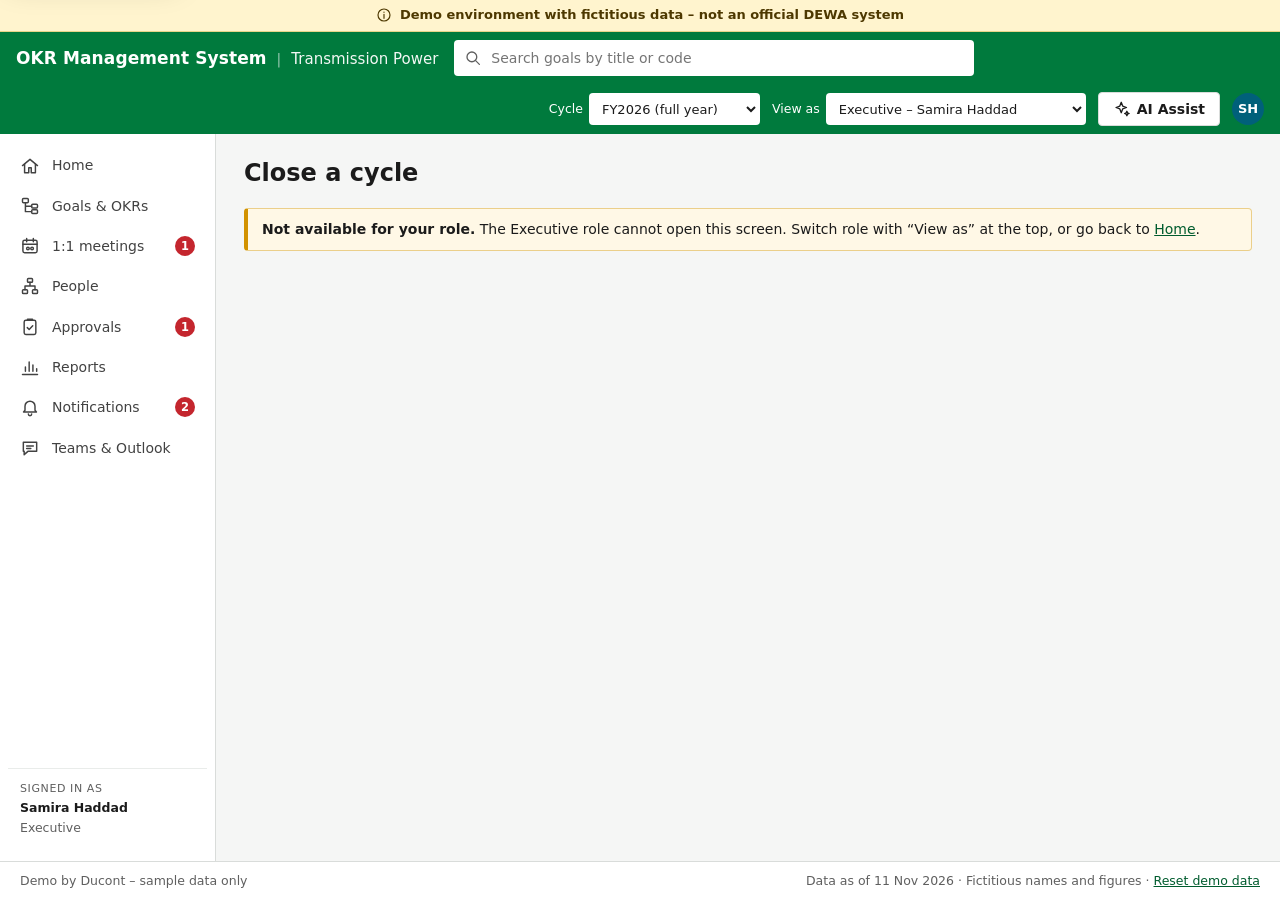
<file: cycle-close.html>
<!doctype html>
<html lang="en" dir="ltr">
<head>
  <meta charset="utf-8">
  <meta name="viewport" content="width=device-width, initial-scale=1">
  <title>Close a cycle · OKR Management System</title>
  <link rel="icon" href="assets/img/favicon.svg" type="image/svg+xml">
  <link rel="stylesheet" href="assets/css/styles.css">
</head>
<body>
  <div id="app" class="app"><noscript><p>This demo needs JavaScript. Please enable it and reload the page.</p></noscript></div>
  <script src="assets/js/data.js"></script>
  <script src="assets/js/core.js"></script>
  <script src="assets/js/ui.js"></script>
  <script>
  (function () {
    'use strict';
    var O = window.OKR, U = O.ui, esc = O.esc;
    var main = U.shell('admin', 'Close a cycle');
    if (!main) return;
    var $ = function (x) { return document.getElementById(x); };
    var from = O.activeCycle();
    var targets = O.db.cycles.filter(function (c) { return c.status === 'Planned'; });
    var crumbs = '<nav aria-label="Breadcrumb"><ol class="breadcrumb"><li><a href="admin.html?tab=cycles">Administration</a></li><li><span aria-current="page">Close ' + esc(from.name) + '</span></li></ol></nav>';
    if (!targets.length) {
      main.innerHTML = U.pageHeader({ before: crumbs, title: 'Close ' + from.name }) + '<div class="msg msg-warning">Create the next cycle first (Administration › Cycles), so unfinished goals have somewhere to go.</div>';
      return;
    }
    var items = O.db.okrs.filter(function (o) { return o.cycleId === from.id && !o.closedState; }).sort(O.levelOrder);
    var decisions = {};
    function defaultFor(o) { return o.status === 'Completed' ? 'close' : o.approvalState === 'Rejected' ? 'drop' : 'carry'; }
    items.forEach(function (o) { decisions[o.id] = defaultFor(o); });

    main.innerHTML = U.pageHeader({
      before: crumbs, title: 'Close ' + from.name,
      subtitle: 'Decide what happens to each goal at the end of the cycle. Carried-over goals are copied into the next cycle with their current value as the new baseline; the originals stay read-only for reporting.',
    }) +
    '<div class="msg msg-info" style="margin-block-end:16px">Demo: closing the cycle changes the sample data for everyone using this browser. <strong>Reset demo data</strong> in the footer restores it.</div>' +
    '<div class="card stack" style="margin-block-end:16px"><div class="form-grid"><label class="field"><span class="field-label">Cycle to close</span><input type="text" value="' + esc(from.name + ' (' + O.fmtDate(from.startDate) + ' – ' + O.fmtDate(from.endDate) + ')') + '" readonly></label>' +
    '<label class="field"><span class="field-label">Carry unfinished goals into</span><select id="target">' + U.selectOptions(targets.map(function (c) { return { value: c.id, label: c.name + ' (' + O.fmtDate(c.startDate) + ' – ' + O.fmtDate(c.endDate) + ')' }; })) + '</select></label></div>' +
    '<div class="row"><span class="field-label">Set all unfinished goals to:</span><button type="button" class="btn btn-sm" data-all="carry">Carry over</button><button type="button" class="btn btn-sm" data-all="close">Close</button><button type="button" class="btn btn-sm" data-all="drop">Drop</button><button type="button" class="btn btn-sm btn-subtle" data-all="default">Reset to suggestions</button></div>' +
    '<p id="counts" class="muted" aria-live="polite" style="margin:0"></p></div>' +
    '<div class="card" style="padding:0"><div class="table-wrap"><table class="data"><caption class="sr-only">Goals in ' + esc(from.name) + ' and what happens to each</caption><thead><tr><th scope="col">Goal</th><th scope="col">Owner</th><th scope="col">Progress</th><th scope="col">Status</th><th scope="col">At cycle end</th></tr></thead><tbody>' +
    items.map(function (o) {
      return '<tr class="lvl-row-' + o.level + '"><td class="cell-title">' + U.levelChip(o.level) + ' ' + U.okrLink(o) + '</td><td class="nowrap small">' + esc((O.user(o.ownerId) || {}).displayName) + '</td><td style="min-inline-size:140px">' + U.progress(o.progress, o.status, o.code) + '</td><td>' + U.statusBadge(o.status) + '</td>' +
        '<td><label class="sr-only" for="d-' + o.id + '">What happens to ' + esc(o.code) + '</label><select id="d-' + o.id + '" data-dec="' + o.id + '">' + U.selectOptions([{ value: 'carry', label: 'Carry over' }, { value: 'close', label: 'Close as is' }, { value: 'drop', label: 'Drop' }], decisions[o.id]) + '</select></td></tr>';
    }).join('') + '</tbody></table></div></div>' +
    '<div class="form-footer" style="margin-block-start:16px"><a class="btn btn-subtle" href="admin.html?tab=cycles">Cancel</a><button type="button" class="btn btn-danger" id="go">Close ' + esc(from.name) + '</button></div>';

    function counts() {
      var c = { carry: 0, close: 0, drop: 0 };
      Object.keys(decisions).forEach(function (k) { c[decisions[k]]++; });
      $('counts').textContent = items.length + ' goals: ' + c.carry + ' carried over, ' + c.close + ' closed, ' + c.drop + ' dropped.';
      return c;
    }
    document.querySelectorAll('[data-dec]').forEach(function (s) { s.addEventListener('change', function () { decisions[s.getAttribute('data-dec')] = s.value; counts(); }); });
    document.querySelectorAll('[data-all]').forEach(function (b) {
      b.addEventListener('click', function () {
        var v = b.getAttribute('data-all');
        items.forEach(function (o) { if (v === 'default') decisions[o.id] = defaultFor(o); else if (o.status !== 'Completed') decisions[o.id] = v; $('d-' + o.id).value = decisions[o.id]; });
        counts();
      });
    });
    $('go').addEventListener('click', function () {
      var c = counts(), to = O.cycle($('target').value);
      U.dialog({
        title: 'Close ' + from.name + '?',
        body: '<p>' + c.carry + ' goals will be copied into ' + esc(to.name) + ', ' + c.close + ' closed and ' + c.drop + ' dropped. ' + esc(from.name) + ' becomes read-only and ' + esc(to.name) + ' becomes the active cycle. Everyone is notified.</p>',
        okLabel: 'Close the cycle', okClass: 'btn-danger',
        onOk: function () {
          var res = O.closeCycle(from.id, decisions, to.id);
          U.flash(from.name + ' closed', 'success', res.carry + ' goals carried over to ' + to.name + '.');
          window.location.href = 'explorer.html?scope=all';
        },
      });
    });
    counts();
  })();
  </script>
</body>
</html>
</file>
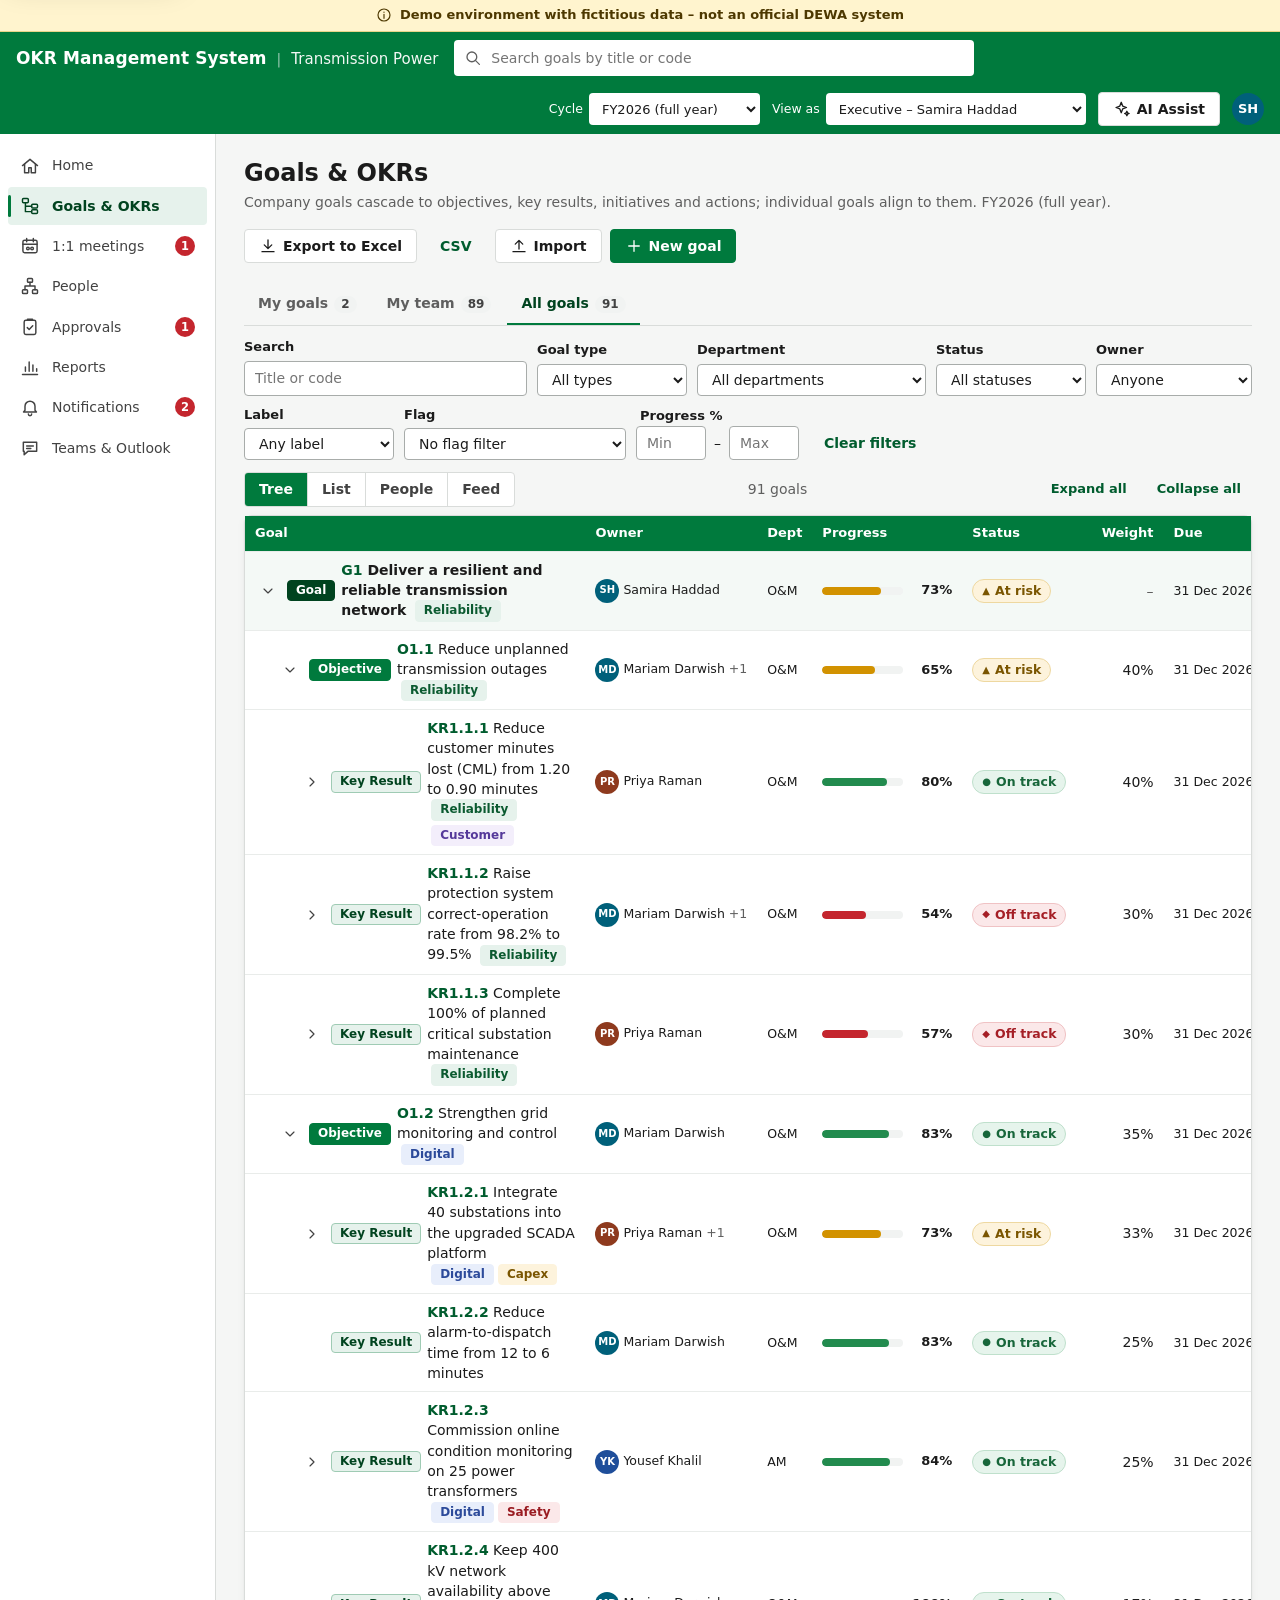
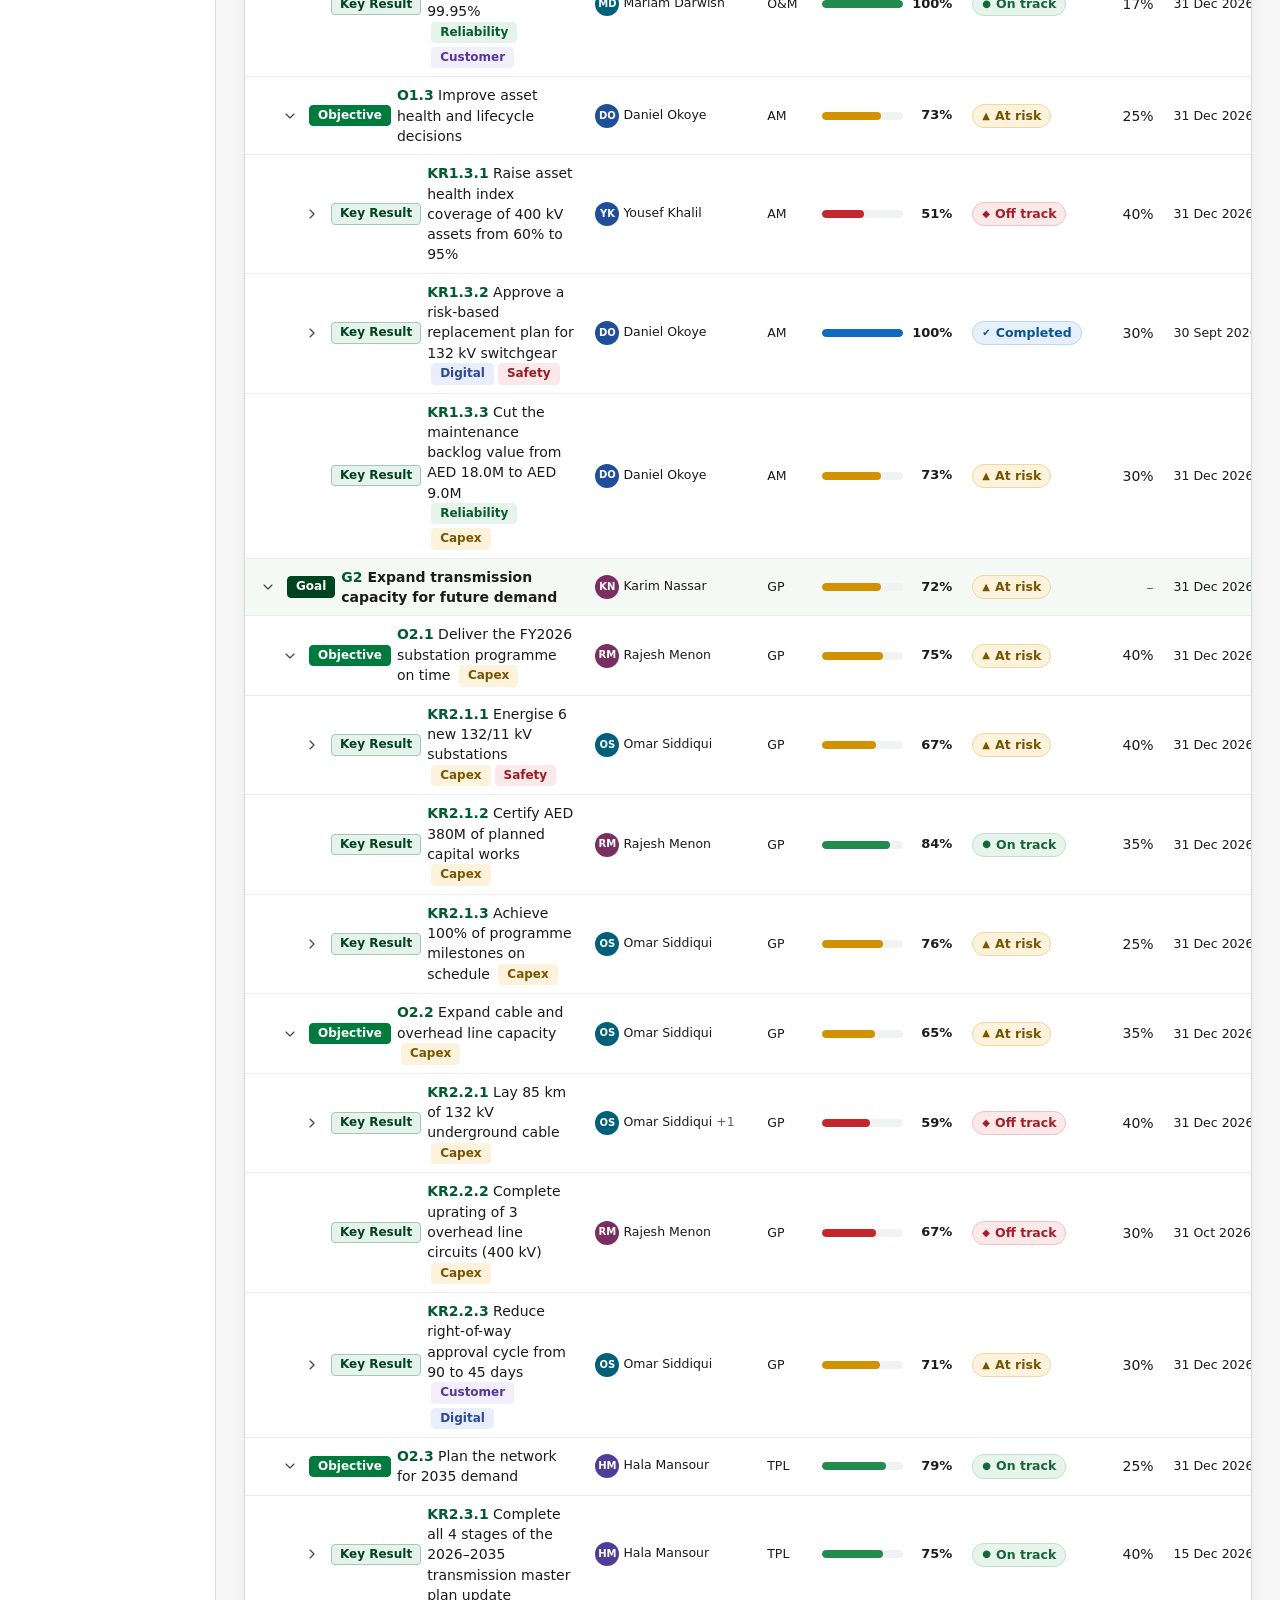
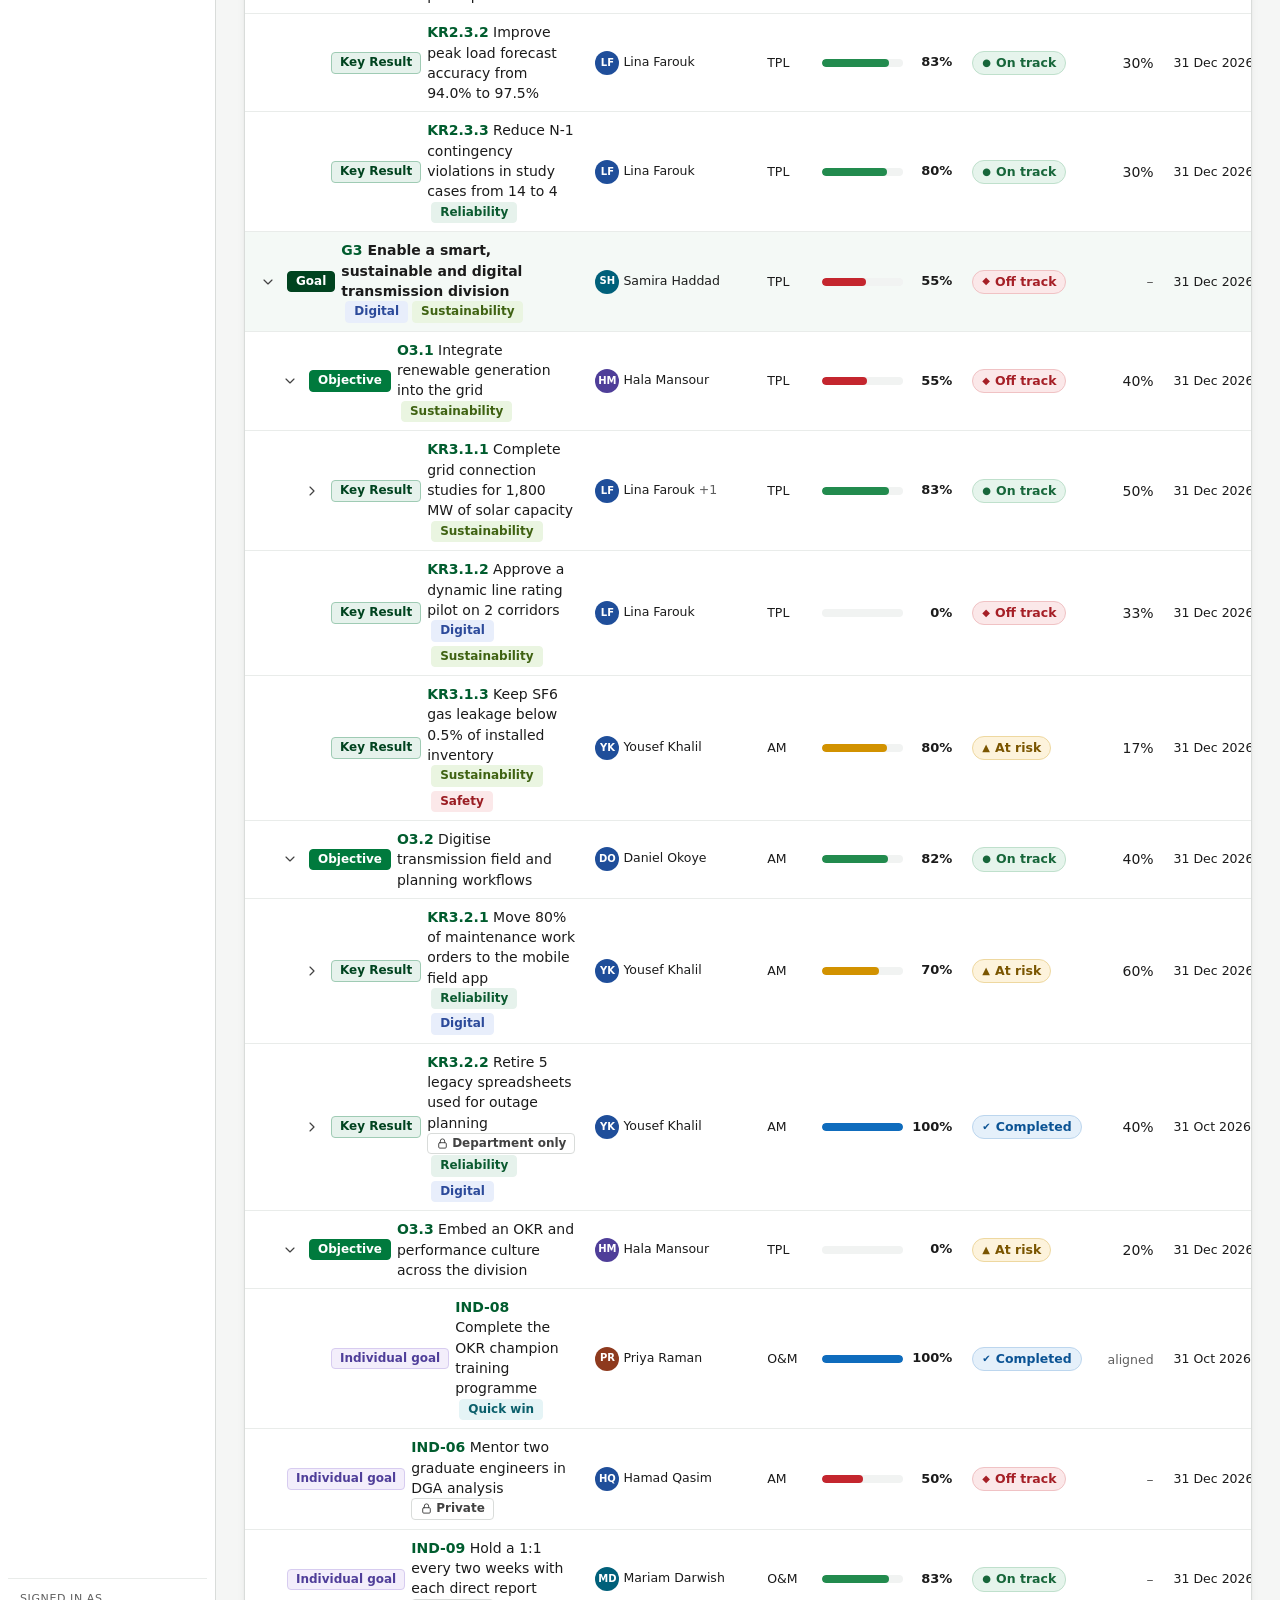
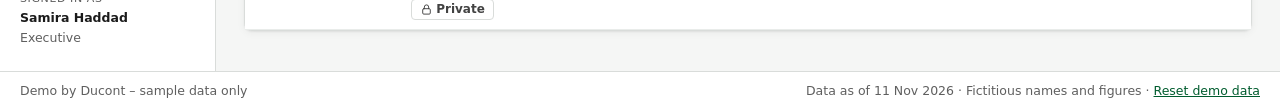
<file: explorer.html>
<!doctype html>
<html lang="en" dir="ltr">
<head>
  <meta charset="utf-8">
  <meta name="viewport" content="width=device-width, initial-scale=1">
  <title>Goals &amp; OKRs · OKR Management System</title>
  <link rel="icon" href="assets/img/favicon.svg" type="image/svg+xml">
  <link rel="stylesheet" href="assets/css/styles.css">
</head>
<body>
  <div id="app" class="app"><noscript><p>This demo needs JavaScript. Please enable it and reload the page.</p></noscript></div>
  <script src="assets/js/data.js"></script>
  <script src="assets/js/core.js"></script>
  <script src="assets/js/ui.js"></script>
  <script>
  (function () {
    'use strict';
    var O = window.OKR, U = O.ui, esc = O.esc;
    var main = U.shell('explorer', 'Goals & OKRs');
    if (!main) return;
    var me = O.currentUser();
    var $ = function (x) { return document.getElementById(x); };

    var all = O.cycleOkrs();
    var byId = {};
    all.forEach(function (o) { byId[o.id] = o; });
    var kids = O.childIndex(all);
    Object.keys(kids).forEach(function (k) { kids[k].sort(O.levelOrder); });
    var hasTeam = O.allReports(me.id).length > 0;

    var f = {
      scope: O.param('scope') || (me.role === 'Employee' ? 'mine' : 'all'), view: ['tree', 'list', 'people', 'feed'].indexOf(O.param('view')) >= 0 ? O.param('view') : 'tree',
      q: O.param('q') || '', level: O.param('level') || '', dept: O.param('dept') || '', status: O.param('status') || '', owner: O.param('owner') || '',
      label: O.param('label') || '', flag: O.param('flag') || '', min: O.param('min') || '', max: O.param('max') || '',
    };
    if (f.scope === 'team' && !hasTeam) f.scope = 'all';
    var EXP_KEY = 'okrDemo.explorer.expanded';
    var expanded = null;
    try { expanded = JSON.parse(sessionStorage.getItem(EXP_KEY) || 'null'); } catch (e) { expanded = null; }
    if (!expanded) { expanded = {}; all.forEach(function (o) { if (o.level === 'Goal' || o.level === 'Objective') expanded[o.id] = true; }); }
    function saveExpanded() { try { sessionStorage.setItem(EXP_KEY, JSON.stringify(expanded)); } catch (e) { /* ignore */ } }

    var ownerOpts = O.people().filter(function (u) { return all.some(function (o) { return o.ownerId === u.id; }); }).map(function (u) { return { value: u.id, label: u.displayName }; });
    var canExport = O.can.exportData();

    main.innerHTML = U.pageHeader({
      title: 'Goals & OKRs',
      subtitle: 'Company goals cascade to objectives, key results, initiatives and actions; individual goals align to them. ' + esc(O.periodLabel()) + '.',
      actions: '<button type="button" class="btn" id="export-xlsx"' + (canExport ? '' : ' disabled title="Your role cannot export – see Administration › Permissions"') + '>' + U.icon('download') + '<span>Export to Excel</span></button>' +
        '<button type="button" class="btn btn-subtle" id="export-csv"' + (canExport ? '' : ' disabled') + '>CSV</button>' +
        (O.can.create() ? '<a class="btn" href="import.html">' + U.icon('upload') + '<span>Import</span></a><a class="btn btn-primary" href="okr-edit.html">' + U.icon('plus') + '<span>New goal</span></a>' : ''),
    }) +
    '<div class="tablist scope-tabs" role="tablist" aria-label="Whose goals">' +
      '<button type="button" role="tab" data-scope="mine">My goals<span class="tab-count">' + O.myGoals(all).length + '</span></button>' +
      (hasTeam ? '<button type="button" role="tab" data-scope="team">My team<span class="tab-count">' + O.teamGoals(all).length + '</span></button>' : '') +
      '<button type="button" role="tab" data-scope="all">All goals<span class="tab-count">' + all.length + '</span></button></div>' +
    '<form class="filters" id="filters" role="search" aria-label="Filter goals">' +
      '<label class="field field-grow"><span class="field-label">Search</span><input type="search" id="f-q" value="' + esc(f.q) + '" placeholder="Title or code"></label>' +
      '<label class="field"><span class="field-label">Goal type</span><select id="f-level">' + U.selectOptions(O.ALL_LEVELS.map(function (l) { return { value: l, label: O.LEVEL_LABELS[l] }; }), f.level, 'All types') + '</select></label>' +
      '<label class="field"><span class="field-label">Department</span><select id="f-dept">' + U.selectOptions(O.db.departments.map(function (d) { return { value: d.id, label: d.name }; }), f.dept, 'All departments') + '</select></label>' +
      '<label class="field"><span class="field-label">Status</span><select id="f-status">' + U.selectOptions(O.STATUSES.map(function (s) { return { value: s, label: O.STATUS[s].label }; }), f.status, 'All statuses') + '</select></label>' +
      '<label class="field"><span class="field-label">Owner</span><select id="f-owner">' + U.selectOptions(ownerOpts, f.owner, 'Anyone') + '</select></label>' +
      '<label class="field"><span class="field-label">Label</span><select id="f-label">' + U.selectOptions((O.db.config.labels || []).map(function (l) { return { value: l.id, label: l.name }; }), f.label, 'Any label') + '</select></label>' +
      '<label class="field"><span class="field-label">Flag</span><select id="f-flag">' + U.selectOptions([
        { value: 'attention', label: 'Needs attention (any)' }, { value: 'overdue', label: 'Overdue' }, { value: 'stale', label: 'No recent check-in' },
        { value: 'due', label: 'Due soon' }, { value: 'approval', label: 'Pending approval / draft' }, { value: 'synced', label: 'Updated automatically' }, { value: 'private', label: 'Private / department only' }], f.flag, 'No flag filter') + '</select></label>' +
      '<fieldset class="field range-field"><legend class="field-label">Progress %</legend><div class="row nowrap"><label class="sr-only" for="f-min">Minimum progress</label><input type="number" id="f-min" min="0" max="100" placeholder="Min" value="' + esc(f.min) + '">' +
      '<span aria-hidden="true">–</span><label class="sr-only" for="f-max">Maximum progress</label><input type="number" id="f-max" min="0" max="100" placeholder="Max" value="' + esc(f.max) + '"></div></fieldset>' +
      '<button type="button" class="btn btn-subtle" id="clear">Clear filters</button></form>' +
    '<div class="row" style="justify-content:space-between;margin-block-end:8px"><div class="segmented" role="group" aria-label="View">' +
      ['tree', 'list', 'people', 'feed'].map(function (v) { return '<button type="button" class="seg" data-view="' + v + '" aria-pressed="' + (f.view === v) + '">' + { tree: 'Tree', list: 'List', people: 'People', feed: 'Feed' }[v] + '</button>'; }).join('') +
      '</div><p class="muted" id="count" aria-live="polite" style="margin:0"></p>' +
      '<div class="row" id="tree-tools"><button type="button" class="btn btn-sm btn-subtle" id="expand-all">Expand all</button><button type="button" class="btn btn-sm btn-subtle" id="collapse-all">Collapse all</button></div></div>' +
    '<div id="results"></div>';

    function inScope(o) {
      if (f.scope === 'mine') return O.owns(o, me.id);
      if (f.scope === 'team') return O.teamGoals([o]).length > 0;
      return true;
    }
    function filtersActive() { return !!(f.q || f.level || f.dept || f.status || f.owner || f.label || f.flag || f.min || f.max || f.scope !== 'all'); }
    function matches(o) {
      if (!inScope(o)) return false;
      if (f.q) { var q = f.q.toLowerCase(); if (o.title.toLowerCase().indexOf(q) < 0 && o.code.toLowerCase().indexOf(q) < 0) return false; }
      if (f.level && o.level !== f.level) return false;
      if (f.dept && o.departmentId !== f.dept) return false;
      if (f.status && o.status !== f.status) return false;
      if (f.owner && !O.owns(o, f.owner)) return false;
      if (f.label && (o.labels || []).indexOf(f.label) < 0) return false;
      if (f.min !== '' && o.progress < Number(f.min)) return false;
      if (f.max !== '' && o.progress > Number(f.max)) return false;
      if (f.flag === 'attention' && !(O.isOverdue(o) || O.isStale(o) || O.isDueSoon(o))) return false;
      if (f.flag === 'overdue' && !O.isOverdue(o)) return false;
      if (f.flag === 'stale' && !O.isStale(o)) return false;
      if (f.flag === 'due' && !O.isDueSoon(o)) return false;
      if (f.flag === 'approval' && o.approvalState === 'Approved') return false;
      if (f.flag === 'synced' && !o.dataSource) return false;
      if (f.flag === 'private' && (!o.visibility || o.visibility === 'Public')) return false;
      return true;
    }
    function weightCell(o) {
      if (!o.parentId || !byId[o.parentId]) return '<span class="muted">–</span>';
      if (!O.countsInRollup(o)) return '<span class="muted small" data-tip="Aligned only – does not count in the parent’s progress">aligned</span>';
      var share = O.weightShare(o);
      return '<span data-tip="' + esc('Weight ' + o.weight + ' = ' + Math.round(share) + '% of ' + byId[o.parentId].code + '’s progress') + '">' + Math.round(share) + '%</span>';
    }
    function rowHtml(o, depth, opts) {
      var hasKids = (kids[o.id] || []).length > 0;
      var toggle = opts.tree ? (hasKids ? '<button type="button" class="tree-toggle" data-toggle="' + esc(o.id) + '" aria-expanded="' + (opts.open ? 'true' : 'false') + '" aria-label="' + (opts.open ? 'Collapse ' : 'Expand ') + esc(o.code) + '">' + U.icon('chevron') + '</button>' : '<span class="tree-spacer"></span>') : '';
      var d = O.dept(o.departmentId);
      return '<tr class="lvl-row-' + o.level + (opts.dimmed ? ' dimmed' : '') + '">' +
        '<td class="cell-title"><div class="tree-cell" style="padding-inline-start:' + (depth * 22) + 'px">' + toggle + U.levelChip(o.level) + ' <span>' + U.okrLink(o) + ' ' + U.visibilityChip(o) + '<span class="row-labels">' + U.labelChips(o) + '</span></span></div></td>' +
        '<td class="nowrap small">' + U.avatar(o.ownerId, 24) + ' ' + esc((O.user(o.ownerId) || {}).displayName || '–') + ((o.coOwnerIds || []).length ? ' <span class="muted" title="Co-owners: ' + esc(o.coOwnerIds.map(function (c) { return (O.user(c) || {}).displayName; }).join(', ')) + '">+' + o.coOwnerIds.length + '</span>' : '') + '</td>' +
        '<td class="small" title="' + esc(d ? d.name : '') + '">' + esc(d ? d.code : '–') + '</td>' +
        '<td style="min-inline-size:150px">' + U.progress(o.progress, o.status, o.code) + '</td><td>' + U.statusBadge(o.status) + '</td>' +
        '<td class="num">' + weightCell(o) + '</td><td class="nowrap small">' + O.fmtDate(o.dueDate) + '</td><td>' + U.flagChips(o) + ' ' + U.sourceChip(o) + '</td></tr>';
    }
    function table(rows, labelText) {
      return '<div class="card" style="padding:0"><div class="table-wrap"><table class="data" aria-label="' + labelText + '"><thead><tr><th scope="col">Goal</th><th scope="col">Owner</th><th scope="col">Dept</th><th scope="col">Progress</th><th scope="col">Status</th><th scope="col" class="num">Weight</th><th scope="col">Due</th><th scope="col">Flags</th></tr></thead><tbody>' + rows.join('') + '</tbody></table></div></div>';
    }

    function renderTree(hits) {
      var hitIds = {}, keep = {}, rows = [];
      hits.forEach(function (o) { hitIds[o.id] = true; var c = o; while (c) { keep[c.id] = true; c = byId[c.parentId]; } });
      var active = filtersActive();
      var walk = function (o, depth) {
        if (!keep[o.id]) return;
        var open = active ? (kids[o.id] || []).some(function (k) { return keep[k.id]; }) : !!expanded[o.id];
        rows.push(rowHtml(o, depth, { tree: true, open: open, dimmed: active && !hitIds[o.id] }));
        if (open) (kids[o.id] || []).forEach(function (k) { walk(k, depth + 1); });
      };
      all.filter(function (o) { return !o.parentId || !byId[o.parentId]; }).forEach(function (r) { walk(r, 0); });
      return rows.length ? table(rows, 'Goal hierarchy') : '';
    }
    function renderPeople(hits) {
      var groups = {};
      hits.forEach(function (o) { (groups[o.ownerId] = groups[o.ownerId] || []).push(o); });
      var ids = Object.keys(groups).sort(function (a, b) { return groups[b].length - groups[a].length; });
      return '<div class="people-grid">' + ids.map(function (uid) {
        var u = O.user(uid), list = groups[uid], c = O.countByStatus(list);
        return '<section class="card person-card" aria-label="' + esc(u.displayName) + '"><div class="row nowrap" style="align-items:flex-start">' + U.avatar(uid, 40) + '<div style="flex:1;min-inline-size:0"><strong>' + esc(u.displayName) + '</strong><div class="small muted">' + esc(u.jobTitle) + '</div></div>' +
          '<a class="btn btn-sm btn-subtle" href="people.html?user=' + uid + '">Profile</a></div>' +
          '<div class="row small" style="margin-block:10px">' + list.length + ' goals · avg ' + O.pct(O.avg(list, function (o) { return o.progress; })) + ' · ' +
          ['OnTrack', 'AtRisk', 'OffTrack', 'Completed'].filter(function (s) { return c[s]; }).map(function (s) { return '<span class="badge status-' + s + '"><span class="glyph" aria-hidden="true">' + O.STATUS[s].glyph + '</span>' + c[s] + '</span>'; }).join(' ') + '</div>' +
          '<ul class="list compact">' + list.slice(0, 6).map(function (o) { return '<li><div class="list-main">' + U.okrLink(o) + '</div><div style="inline-size:120px">' + U.progress(o.progress, o.status, o.code) + '</div></li>'; }).join('') +
          (list.length > 6 ? '<li class="small muted">+' + (list.length - 6) + ' more</li>' : '') + '</ul></section>';
      }).join('') + '</div>';
    }
    function renderFeed(hits) {
      var items = O.feed(hits, 60);
      if (!items.length) return U.empty('No updates yet for these goals.');
      return '<div class="card"><ul class="feed">' + items.map(function (e) {
        var u = O.user(e.by), who = '<strong>' + esc(u ? u.displayName : 'Someone') + '</strong>', text;
        if (e.kind === 'checkin') text = who + ' checked in on ' + U.okrLink(e.okr) + ': ' + esc(O.fmtValue(e.okr, e.data.value)) + ' · ' + O.pct(e.data.progress) + ' ' + U.statusBadge(e.data.status) + (e.data.narrative ? '<div class="feed-quote">“' + esc(e.data.narrative) + '”</div>' : '');
        else if (e.kind === 'comment') text = who + ' commented on ' + U.okrLink(e.okr) + (e.data.private ? ' <span class="chip vis-chip">' + U.icon('lock') + 'Private</span>' : '') + '<div class="feed-quote">“' + esc(e.data.text) + '”</div>';
        else text = who + ' · ' + U.okrLink(e.okr) + ' – ' + esc(e.data.details);
        return '<li>' + U.avatar(e.by, 32) + '<div><div>' + text + '</div><div class="small muted">' + O.fmtDateTime(e.at) + ' · ' + O.fmtRelative(e.at) + '</div></div></li>';
      }).join('') + '</ul></div>';
    }

    function render() {
      var hits = all.filter(matches);
      var html = '';
      if (f.view === 'tree') html = renderTree(hits);
      else if (f.view === 'list') html = hits.length ? table(hits.map(function (o) { return rowHtml(o, 0, { tree: false }); }), 'Goal list') : '';
      else if (f.view === 'people') html = hits.length ? renderPeople(hits) : '';
      else html = renderFeed(hits);
      $('results').innerHTML = html || U.empty('No goals match. <button type="button" class="linklike" id="clear2">Clear filters</button>' + (f.scope === 'mine' && O.can.create('Personal') ? ' or <a href="okr-edit.html?level=Personal">create an individual goal</a>' : '') + '.');
      $('count').textContent = (filtersActive() ? 'Showing ' + hits.length + ' of ' + all.length + ' goals' : all.length + ' goals') + (f.view === 'tree' && filtersActive() ? ' (parents shown for context)' : '');
      $('tree-tools').hidden = f.view !== 'tree' || filtersActive();
      document.querySelectorAll('[data-scope]').forEach(function (t) { t.setAttribute('aria-selected', t.getAttribute('data-scope') === f.scope ? 'true' : 'false'); });
      document.querySelectorAll('[data-view]').forEach(function (b) { b.setAttribute('aria-pressed', b.getAttribute('data-view') === f.view ? 'true' : 'false'); });
      var c2 = $('clear2');
      if (c2) c2.addEventListener('click', clear);
      var url = new URL(window.location.href);
      Object.keys(f).forEach(function (k) { if (f[k] && !(k === 'view' && f[k] === 'tree')) url.searchParams.set(k, f[k]); else url.searchParams.delete(k); });
      url.searchParams.delete('as');
      try { history.replaceState(null, '', url.toString()); } catch (e) { /* ignore */ }
    }
    var ids = { 'f-q': 'q', 'f-level': 'level', 'f-dept': 'dept', 'f-status': 'status', 'f-owner': 'owner', 'f-label': 'label', 'f-flag': 'flag', 'f-min': 'min', 'f-max': 'max' };
    function clear() {
      Object.keys(ids).forEach(function (id) { f[ids[id]] = ''; $(id).value = ''; });
      var g = $('global-search');
      if (g) g.value = '';
      render();
    }
    Object.keys(ids).forEach(function (id) {
      $(id).addEventListener(/f-q|f-min|f-max/.test(id) ? 'input' : 'change', function (e) { f[ids[id]] = e.target.value; render(); });
    });
    $('filters').addEventListener('submit', function (e) { e.preventDefault(); });
    $('clear').addEventListener('click', clear);
    document.querySelectorAll('[data-scope]').forEach(function (t) { t.addEventListener('click', function () { f.scope = t.getAttribute('data-scope'); render(); }); });
    document.querySelectorAll('[data-view]').forEach(function (b) { b.addEventListener('click', function () { f.view = b.getAttribute('data-view'); render(); }); });
    $('results').addEventListener('click', function (e) {
      var b = e.target.closest('[data-toggle]');
      if (!b) return;
      var id = b.getAttribute('data-toggle');
      expanded[id] = !expanded[id];
      saveExpanded();
      render();
      var again = document.querySelector('[data-toggle="' + CSS.escape(id) + '"]');
      if (again) again.focus();
    });
    $('expand-all').addEventListener('click', function () { all.forEach(function (o) { expanded[o.id] = true; }); saveExpanded(); render(); });
    $('collapse-all').addEventListener('click', function () { expanded = {}; saveExpanded(); render(); });

    var columns = [
      { label: 'Code', value: function (o) { return o.code; }, width: 10 },
      { label: 'Goal type', value: function (o) { return O.LEVEL_LABELS[o.level]; }, width: 14 },
      { label: 'Title', value: function (o) { return o.title; }, width: 60 },
      { label: 'Parent', value: function (o) { var p = O.okr(o.parentId); return p ? p.code : ''; }, width: 10 },
      { label: 'Owner', value: function (o) { var u = O.user(o.ownerId); return u ? u.displayName : ''; }, width: 20 },
      { label: 'Co-owners', value: function (o) { return (o.coOwnerIds || []).map(function (c) { return (O.user(c) || {}).displayName; }).join('; '); }, width: 20 },
      { label: 'Department', value: function (o) { var d = O.dept(o.departmentId); return d ? d.name : ''; }, width: 24 },
      { label: 'Labels', value: function (o) { return (o.labels || []).map(function (l) { return (O.label(l) || {}).name; }).join('; '); }, width: 20 },
      { label: 'Measured as', value: function (o) { return O.MEASUREMENT_LABELS[o.measurementType]; }, width: 22 },
      { label: 'Current', value: function (o) { return o.measurementType === 'RolledUp' ? '' : Number(o.current); }, width: 12 },
      { label: 'Target', value: function (o) { return o.measurementType === 'RolledUp' ? '' : Number(o.target); }, width: 12 },
      { label: 'Unit', value: function (o) { return o.measurementType === 'RolledUp' ? '%' : o.unit; }, width: 10 },
      { label: 'Progress %', value: function (o) { return Math.round(o.progress); }, width: 11 },
      { label: 'Status', value: function (o) { return O.STATUS[o.status].label; }, width: 12 },
      { label: 'Weight', value: function (o) { return Number(o.weight); }, width: 8 },
      { label: 'Visibility', value: function (o) { return o.visibility; }, width: 12 },
      { label: 'Start', value: function (o) { return o.startDate; }, width: 12 },
      { label: 'Due', value: function (o) { return o.dueDate; }, width: 12 },
      { label: 'Last check-in', value: function (o) { return o.lastCheckInOn ? o.lastCheckInOn.slice(0, 10) : ''; }, width: 14 },
      { label: 'Data source', value: function (o) { var c = o.dataSource && O.connection(o.dataSource.connectionId); return c ? c.name : 'Manual'; }, width: 24 },
      { label: 'Flags', value: function (o) { return O.flags(o).join('; '); }, width: 20 },
    ];
    $('export-xlsx').addEventListener('click', function () {
      var rows = all.filter(matches);
      O.downloadXlsx('okr-goals-' + O.currentCycle().id + '-' + O.prefs.period + '.xlsx', 'Goals ' + O.currentCycle().name, rows, columns);
      O.logExport('Goals list', 'Excel');
      U.toast('Exported ' + rows.length + ' goals to Excel', 'success');
    });
    $('export-csv').addEventListener('click', function () {
      var rows = all.filter(matches);
      O.downloadCsv('okr-goals-' + O.currentCycle().id + '-' + O.prefs.period + '.csv', O.toCsv(rows, columns));
      O.logExport('Goals list', 'CSV');
      U.toast('Exported ' + rows.length + ' goals to CSV', 'success');
    });
    render();
  })();
  </script>
</body>
</html>
</file>
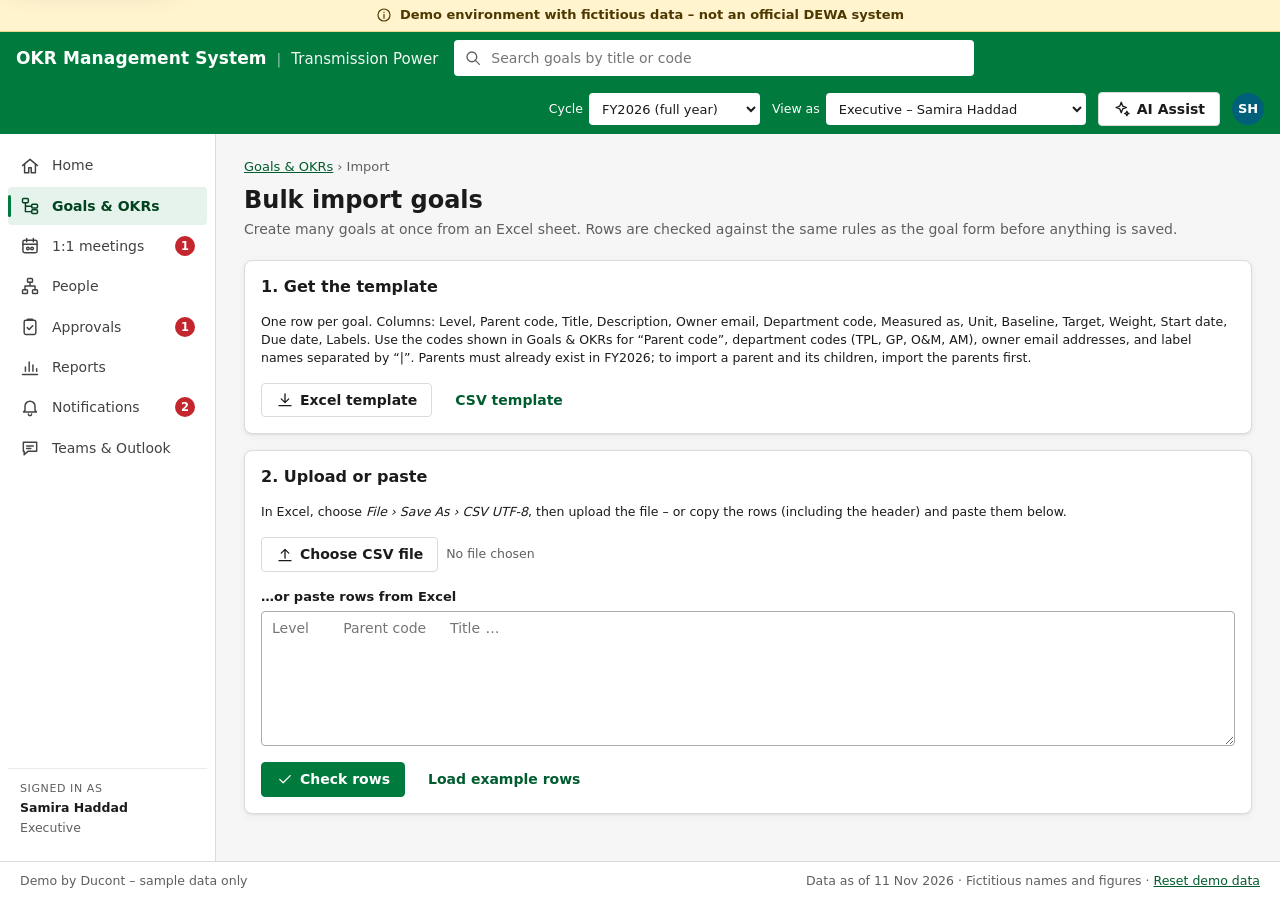
<file: import.html>
<!doctype html>
<html lang="en" dir="ltr">
<head>
  <meta charset="utf-8">
  <meta name="viewport" content="width=device-width, initial-scale=1">
  <title>Bulk import · OKR Management System</title>
  <link rel="icon" href="assets/img/favicon.svg" type="image/svg+xml">
  <link rel="stylesheet" href="assets/css/styles.css">
</head>
<body>
  <div id="app" class="app"><noscript><p>This demo needs JavaScript. Please enable it and reload the page.</p></noscript></div>
  <script src="assets/js/data.js"></script>
  <script src="assets/js/core.js"></script>
  <script src="assets/js/ui.js"></script>
  <script>
  (function () {
    'use strict';
    var O = window.OKR, U = O.ui, esc = O.esc;
    var main = U.shell('explorer', 'Bulk import');
    if (!main) return;
    var $ = function (x) { return document.getElementById(x); };
    if (!O.can.create()) { main.innerHTML = U.pageHeader({ title: 'Bulk import' }) + '<div class="msg msg-warning">Your role cannot create goals' + (O.currentCycle().status === 'Closed' ? ' in a closed cycle' : '') + '.</div>'; return; }
    var cyc = O.currentCycle();
    var EXAMPLE = [
      ['Key Result', 'O1.1', 'Reduce repeat cable faults from 30 to 18 per year', 'Counted from the fault database.', 'priya.raman@example.com', 'O&M', 'Reach a number', 'faults', '30', '18', '20', cyc.startDate, cyc.endDate, 'Reliability|Safety'],
      ['Individual goal', 'KR1.1.1', 'Complete the cable fault-location course', '', 'khalid.mansoori@example.com', 'O&M', 'Done / not done', '', '', '', '10', cyc.startDate, cyc.endDate, 'Quick win'],
    ];
    var results = null;

    main.innerHTML = U.pageHeader({ title: 'Bulk import goals', subtitle: 'Create many goals at once from an Excel sheet. Rows are checked against the same rules as the goal form before anything is saved.', before: '<nav aria-label="Breadcrumb"><ol class="breadcrumb"><li><a href="explorer.html">Goals &amp; OKRs</a></li><li><span aria-current="page">Import</span></li></ol></nav>' }) +
      '<ol class="steps"><li class="card stack"><h2 class="card-title">1. Get the template</h2><p class="small" style="margin:0">One row per goal. Columns: ' + esc(O.IMPORT_COLUMNS.join(', ')) + '. Use the codes shown in Goals &amp; OKRs for “Parent code”, department codes (TPL, GP, O&amp;M, AM), owner email addresses, and label names separated by “|”. Parents must already exist in ' + esc(cyc.name) + '; to import a parent and its children, import the parents first.</p>' +
        '<div class="row"><button type="button" class="btn" id="tpl-xlsx">' + U.icon('download') + '<span>Excel template</span></button><button type="button" class="btn btn-subtle" id="tpl-csv">CSV template</button></div></li>' +
      '<li class="card stack"><h2 class="card-title">2. Upload or paste</h2><p class="small" style="margin:0">In Excel, choose <em>File › Save As › CSV UTF-8</em>, then upload the file – or copy the rows (including the header) and paste them below.</p>' +
        '<div class="row"><label class="btn" for="file">' + U.icon('upload') + '<span>Choose CSV file</span></label><input type="file" id="file" accept=".csv,text/csv,.txt" class="sr-only"><span class="small muted" id="file-name">No file chosen</span></div>' +
        '<label class="field"><span class="field-label">…or paste rows from Excel</span><textarea id="paste" rows="6" placeholder="Level&#9;Parent code&#9;Title&#9;…"></textarea></label>' +
        '<div class="row"><button type="button" class="btn btn-primary" id="check">' + U.icon('check') + '<span>Check rows</span></button><button type="button" class="btn btn-subtle" id="example">Load example rows</button></div></li>' +
      '<li class="card stack" id="step3" hidden><h2 class="card-title">3. Review and import</h2><div id="summary" aria-live="polite"></div><div id="preview"></div>' +
        '<label class="check"><input type="checkbox" id="submit-appr" checked> Submit goals that need approval straight away (otherwise they are saved as drafts)</label>' +
        '<div class="row"><button type="button" class="btn btn-primary" id="do-import">' + U.icon('upload') + '<span>Import valid rows</span></button></div></li></ol>';

    var cols = O.IMPORT_COLUMNS.map(function (c, i) { return { label: c, value: function (r) { return r[i]; }, width: [14, 12, 50, 30, 28, 12, 18, 10, 10, 10, 8, 12, 12, 24][i] }; });
    $('tpl-xlsx').addEventListener('click', function () { O.downloadXlsx('okr-import-template.xlsx', 'Goals', EXAMPLE, cols); });
    $('tpl-csv').addEventListener('click', function () { O.downloadCsv('okr-import-template.csv', O.toCsv(EXAMPLE, cols)); });
    $('example').addEventListener('click', function () { $('paste').value = [O.IMPORT_COLUMNS].concat(EXAMPLE).map(function (r) { return r.join('\t'); }).join('\n'); $('paste').focus(); });
    $('file').addEventListener('change', function () {
      var f = $('file').files[0];
      if (!f) return;
      $('file-name').textContent = f.name;
      var reader = new FileReader();
      reader.onload = function () { $('paste').value = String(reader.result); check(); };
      reader.readAsText(f);
    });
    $('check').addEventListener('click', check);

    function check() {
      var rows = O.parseCsv($('paste').value || '');
      if (rows.length < 2) { U.toast('Nothing to check', 'error', 'Include the header row and at least one goal.'); $('paste').focus(); return; }
      var header = rows[0].map(function (h) { return h.trim().toLowerCase(); });
      var missing = ['level', 'title', 'owner email', 'department code'].filter(function (h) { return header.indexOf(h) < 0; });
      if (missing.length) { U.toast('Header row is missing columns', 'error', missing.join(', ')); return; }
      results = O.validateImport(rows);
      var ok = results.filter(function (r) { return !r.errors.length; });
      $('step3').hidden = false;
      $('summary').innerHTML = '<div class="msg ' + (ok.length === results.length ? 'msg-success' : 'msg-warning') + '"><strong>' + ok.length + ' of ' + results.length + ' rows are ready.</strong> ' + (ok.length < results.length ? 'Rows with problems are skipped – fix them in Excel and check again.' : '') + '</div>';
      $('preview').innerHTML = '<div class="table-wrap"><table class="data"><thead><tr><th scope="col">Row</th><th scope="col">Goal type</th><th scope="col">Title</th><th scope="col">Owner</th><th scope="col">Measured as</th><th scope="col">Result</th></tr></thead><tbody>' +
        results.map(function (r) {
          var f = r.fields;
          return '<tr><td class="num">' + r.n + '</td><td>' + esc(f.level ? O.LEVEL_LABELS[f.level] : '?') + '</td><td>' + esc(f.title) + (r.parentCode ? '<div class="small muted">under ' + esc(r.parentCode) + '</div>' : '') + '</td><td class="small">' + esc((O.user(f.ownerId) || {}).displayName || '?') + '</td><td class="small">' + esc(f.measurementType ? O.MEASUREMENT_LABELS[f.measurementType] : '?') + '</td>' +
            '<td>' + (r.errors.length ? '<ul class="error-list">' + r.errors.map(function (e) { return '<li>' + esc(e) + '</li>'; }).join('') + '</ul>' : '<span class="chip dec-Approved">Ready</span>') + '</td></tr>';
        }).join('') + '</tbody></table></div>';
      $('do-import').disabled = !ok.length;
      $('summary').scrollIntoView({ block: 'nearest' });
    }
    $('do-import').addEventListener('click', function () {
      var ok = (results || []).filter(function (r) { return !r.errors.length; });
      if (!ok.length) return;
      var submit = $('submit-appr').checked;
      var created = O.importOkrs(ok, submit);
      U.flash(created.length + ' goals imported', 'success', submit ? 'Goals that need approval were submitted.' : 'Goals that need approval were saved as drafts.');
      window.location.href = 'explorer.html?view=list&scope=all&flag=';
    });
  })();
  </script>
</body>
</html>
</file>
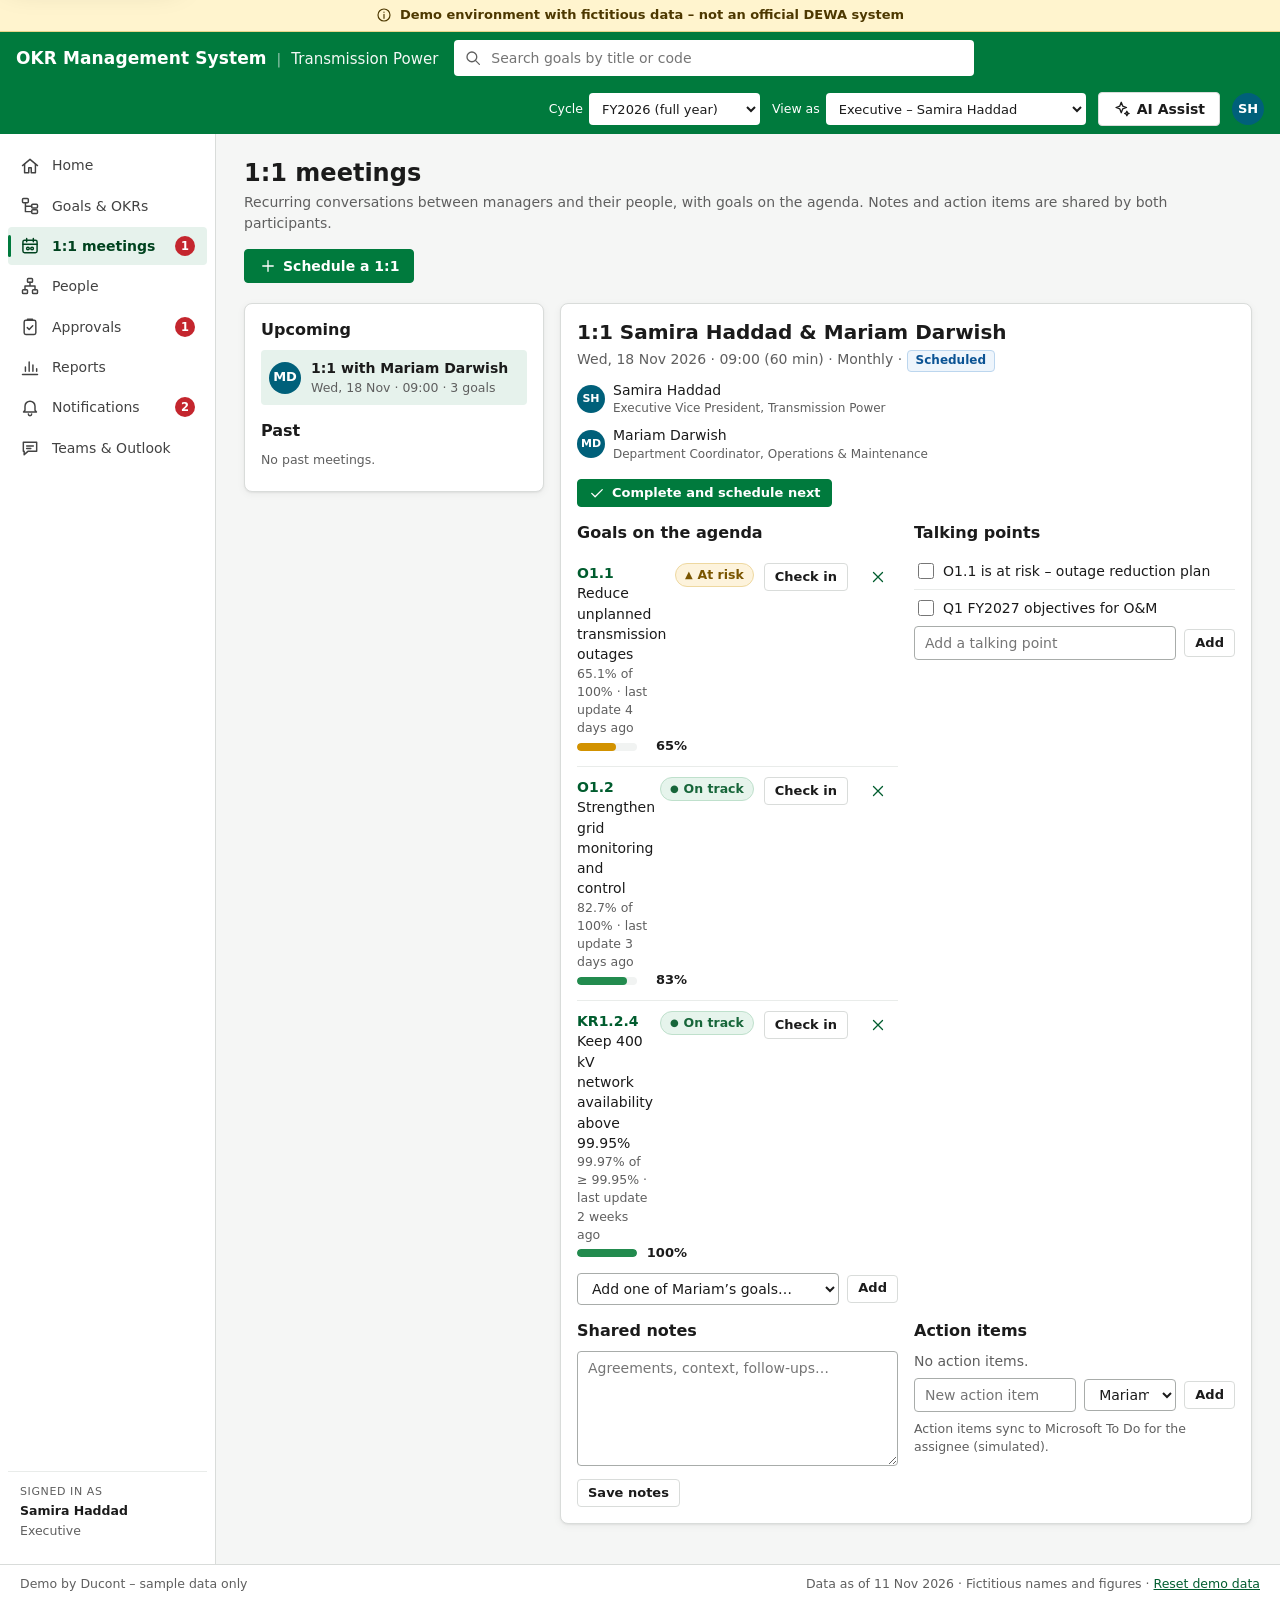
<file: meetings.html>
<!doctype html>
<html lang="en" dir="ltr">
<head>
  <meta charset="utf-8">
  <meta name="viewport" content="width=device-width, initial-scale=1">
  <title>1:1 meetings · OKR Management System</title>
  <link rel="icon" href="assets/img/favicon.svg" type="image/svg+xml">
  <link rel="stylesheet" href="assets/css/styles.css">
</head>
<body>
  <div id="app" class="app"><noscript><p>This demo needs JavaScript. Please enable it and reload the page.</p></noscript></div>
  <script src="assets/js/data.js"></script>
  <script src="assets/js/core.js"></script>
  <script src="assets/js/ui.js"></script>
  <script>
  (function () {
    'use strict';
    var O = window.OKR, U = O.ui, esc = O.esc;
    var main = U.shell('meetings', '1:1 meetings');
    if (!main) return;
    var me = O.currentUser();
    var $ = function (x) { return document.getElementById(x); };
    var selected = O.param('id');

    function other(m) { return O.user(m.managerId === me.id ? m.employeeId : m.managerId); }
    function isParticipant(m) { return m.managerId === me.id || m.employeeId === me.id; }

    function render() {
      var list = O.myMeetings();
      var upcoming = list.filter(function (m) { return m.status === 'Scheduled'; });
      var past = list.filter(function (m) { return m.status !== 'Scheduled'; }).reverse();
      if (!selected || !O.meeting(selected) || list.indexOf(O.meeting(selected)) < 0) selected = (upcoming[0] || past[0] || {}).id;
      var item = function (m) {
        var o = other(m) || O.user(m.employeeId);
        return '<li><a href="?id=' + m.id + '" data-pick="' + m.id + '" class="meeting-link' + (m.id === selected ? ' active' : '') + '"' + (m.id === selected ? ' aria-current="true"' : '') + '>' + U.avatar(o.id, 32) +
          '<span><strong>' + (me.role === 'PlatformAdmin' ? esc(O.user(m.managerId).displayName + ' / ' + O.user(m.employeeId).displayName) : '1:1 with ' + esc(o.displayName)) + '</strong><span class="small muted">' + O.fmtWeekday(m.date) + ' · ' + O.fmtTime(m.date) + ' · ' + m.goalIds.length + ' goals</span></span></a></li>';
      };
      var canSchedule = me.role !== 'PlatformAdmin';
      main.innerHTML = U.pageHeader({
        title: '1:1 meetings',
        subtitle: 'Recurring conversations between managers and their people, with goals on the agenda. Notes and action items are shared by both participants.',
        actions: canSchedule ? '<button type="button" class="btn btn-primary" id="new">' + U.icon('plus') + '<span>Schedule a 1:1</span></button>' : '',
      }) +
      '<div class="meetings-layout"><nav class="card meeting-nav" aria-label="Meetings"><h2 class="section-title">Upcoming</h2>' + (upcoming.length ? '<ul class="plain">' + upcoming.map(item).join('') + '</ul>' : '<p class="muted small">None scheduled.</p>') +
      '<h2 class="section-title" style="margin-block-start:16px">Past</h2>' + (past.length ? '<ul class="plain">' + past.map(item).join('') + '</ul>' : '<p class="muted small">No past meetings.</p>') + '</nav>' +
      '<div id="detail">' + (selected ? detail(O.meeting(selected)) : U.empty('No 1:1 meetings yet.' + (canSchedule ? ' Schedule one to start.' : ''))) + '</div></div>';
      bind();
    }

    function detail(m) {
      var mgr = O.user(m.managerId), emp = O.user(m.employeeId);
      var edit = isParticipant(m) && m.status === 'Scheduled';
      var goals = m.goalIds.map(O.okr).filter(Boolean);
      var addable = O.db.okrs.filter(function (o) { return o.cycleId === O.activeCycle().id && O.owns(o, emp.id) && m.goalIds.indexOf(o.id) < 0 && !o.closedState; });
      return '<section class="card stack" aria-labelledby="m-title">' +
        '<div class="row" style="justify-content:space-between;align-items:flex-start"><div><h2 id="m-title" class="card-title" style="font-size:20px">1:1 ' + esc(mgr.displayName) + ' &amp; ' + esc(emp.displayName) + '</h2>' +
        '<p class="muted" style="margin:4px 0 0">' + O.fmtWeekday(m.date) + ' ' + O.fmtDate(m.date).slice(-4) + ' · ' + O.fmtTime(m.date) + ' (' + m.durationMin + ' min) · ' + esc(m.recurrence) + ' · <span class="chip ' + (m.status === 'Scheduled' ? 'flag-due' : 'dec-Approved') + '">' + esc(m.status) + '</span></p></div>' +
        '<div class="row">' + U.person(mgr.id, true) + U.person(emp.id, true) + '</div></div>' +
        (edit ? '<div class="row"><button type="button" class="btn btn-sm btn-primary" id="complete">' + U.icon('check') + '<span>Complete and schedule next</span></button></div>' : '') +

        '<div class="grid grid-2" style="align-items:start"><section aria-labelledby="g-h"><h3 class="section-title" id="g-h">Goals on the agenda</h3>' +
        (goals.length ? '<ul class="list">' + goals.map(function (o) {
          return '<li><div class="list-main">' + U.okrLink(o) + ' ' + U.flagChips(o) + '<div class="list-meta">' + esc(o.measurementType === 'Binary' || o.measurementType === 'Tasks' ? O.fmtValue(o, o.current) : O.fmtValue(o, o.current) + ' of ' + O.fmtTarget(o)) + ' · last update ' + O.fmtRelative(o.lastCheckInOn) + '</div>' + U.progress(o.progress, o.status, o.code) + '</div>' + U.statusBadge(o.status) +
            (O.can.checkIn(o) && o.measurementType !== 'Tasks' ? '<a class="btn btn-sm" href="checkin.html?id=' + encodeURIComponent(o.id) + '">Check in</a>' : '') +
            (edit ? '<button type="button" class="btn btn-sm btn-subtle" data-remove-goal="' + o.id + '" aria-label="Remove ' + esc(o.code) + ' from the agenda">' + U.icon('close') + '</button>' : '') + '</li>';
        }).join('') + '</ul>' : '<p class="muted">No goals on the agenda.</p>') +
        (edit && addable.length ? '<form class="row" id="add-goal" novalidate><label class="sr-only" for="goal-pick">Add a goal</label><select id="goal-pick" style="flex:1">' + U.selectOptions(addable.map(function (o) { return { value: o.id, label: o.code + ' – ' + o.title.slice(0, 60) }; }), '', 'Add one of ' + emp.displayName.split(' ')[0] + '’s goals…') + '</select><button type="submit" class="btn btn-sm">Add</button></form>' : '') + '</section>' +

        '<section aria-labelledby="a-h"><h3 class="section-title" id="a-h">Talking points</h3><ul class="task-list">' + m.agenda.map(function (a) {
          return '<li><label class="check"><input type="checkbox" data-agenda="' + a.id + '"' + (a.done ? ' checked' : '') + (isParticipant(m) ? '' : ' disabled') + '> <span class="' + (a.done ? 'done' : '') + '">' + esc(a.text) + '</span></label></li>';
        }).join('') + '</ul>' + (edit ? '<form class="row" id="add-point" novalidate><label class="sr-only" for="point">New talking point</label><input type="text" id="point" placeholder="Add a talking point" style="flex:1"><button type="submit" class="btn btn-sm">Add</button></form>' : '') + '</section></div>' +

        '<div class="grid grid-2" style="align-items:start"><section aria-labelledby="n-h"><h3 class="section-title" id="n-h">Shared notes</h3>' +
        (isParticipant(m) ? '<label class="sr-only" for="notes">Shared notes</label><textarea id="notes" rows="5" placeholder="Agreements, context, follow-ups…">' + esc(m.notes) + '</textarea><div style="margin-block-start:8px"><button type="button" class="btn btn-sm" id="save-notes">Save notes</button></div>'
          : '<p>' + (esc(m.notes) || '<span class="muted">No notes.</span>') + '</p>') + '</section>' +
        '<section aria-labelledby="ac-h"><h3 class="section-title" id="ac-h">Action items</h3>' + (m.actions.length ? '<ul class="task-list">' + m.actions.map(function (a) {
          return '<li><label class="check"><input type="checkbox" data-action="' + a.id + '"' + (a.done ? ' checked' : '') + (isParticipant(m) ? '' : ' disabled') + '> <span class="' + (a.done ? 'done' : '') + '">' + esc(a.text) + '</span></label><span class="small muted">' + esc((O.user(a.assigneeId) || {}).displayName || '') + '</span></li>';
        }).join('') + '</ul>' : '<p class="muted">No action items.</p>') +
        (isParticipant(m) ? '<form class="row" id="add-action" novalidate><label class="sr-only" for="action-text">New action item</label><input type="text" id="action-text" placeholder="New action item" style="flex:2"><label class="sr-only" for="action-who">Assigned to</label><select id="action-who" style="flex:1">' + U.selectOptions([{ value: emp.id, label: emp.displayName }, { value: mgr.id, label: mgr.displayName }]) + '</select><button type="submit" class="btn btn-sm">Add</button></form>' : '') +
        '<p class="small muted" style="margin-block-start:8px">Action items sync to Microsoft To Do for the assignee (simulated).</p></section></div></section>';
    }

    function bind() {
      document.querySelectorAll('[data-pick]').forEach(function (a) { a.addEventListener('click', function (e) { e.preventDefault(); selected = a.getAttribute('data-pick'); render(); try { history.replaceState(null, '', '?id=' + selected); } catch (x) { /* ignore */ } var h = $('m-title'); if (h) { h.setAttribute('tabindex', '-1'); h.focus(); } }); });
      if ($('new')) $('new').addEventListener('click', scheduleDialog);
      var m = selected && O.meeting(selected);
      if (!m) return;
      document.querySelectorAll('[data-agenda]').forEach(function (cb) { cb.addEventListener('change', function () { m.agenda.forEach(function (a) { if (a.id === cb.getAttribute('data-agenda')) a.done = cb.checked; }); O.updateMeeting(m.id, { agenda: m.agenda }); render(); }); });
      document.querySelectorAll('[data-action]').forEach(function (cb) { cb.addEventListener('change', function () { m.actions.forEach(function (a) { if (a.id === cb.getAttribute('data-action')) a.done = cb.checked; }); O.updateMeeting(m.id, { actions: m.actions }, 'Action item updated.'); render(); }); });
      document.querySelectorAll('[data-remove-goal]').forEach(function (b) { b.addEventListener('click', function () { O.updateMeeting(m.id, { goalIds: m.goalIds.filter(function (g) { return g !== b.getAttribute('data-remove-goal'); }) }, 'Goal removed from the agenda.'); render(); }); });
      if ($('add-goal')) $('add-goal').addEventListener('submit', function (e) { e.preventDefault(); var g = $('goal-pick').value; if (!g) return; O.updateMeeting(m.id, { goalIds: m.goalIds.concat([g]) }, 'Goal added to the agenda.'); render(); });
      if ($('add-point')) $('add-point').addEventListener('submit', function (e) { e.preventDefault(); var t = $('point').value.trim(); if (!t) { $('point').focus(); return; } m.agenda.push({ id: 'ag-' + Date.now(), text: t, done: false }); O.updateMeeting(m.id, { agenda: m.agenda }, 'Talking point added.'); render(); $('point').focus(); });
      if ($('add-action')) $('add-action').addEventListener('submit', function (e) { e.preventDefault(); var t = $('action-text').value.trim(); if (!t) { $('action-text').focus(); return; } m.actions.push({ id: 'ac-' + Date.now(), text: t, assigneeId: $('action-who').value, done: false }); O.updateMeeting(m.id, { actions: m.actions }, 'Action item added.'); U.toast('Action item added', 'success', 'Synced to Microsoft To Do for ' + O.user($('action-who').value).displayName + ' (simulated).'); render(); });
      if ($('save-notes')) $('save-notes').addEventListener('click', function () { O.updateMeeting(m.id, { notes: $('notes').value }, 'Shared notes updated.'); U.toast('Notes saved', 'success', 'Both participants can see them.'); });
      if ($('complete')) $('complete').addEventListener('click', function () {
        var next = new Date(new Date(m.date).getTime() + (m.recurrence === 'Monthly' ? 28 : m.recurrence === 'Weekly' ? 7 : 14) * 86400000).toISOString();
        O.updateMeeting(m.id, { status: 'Completed' }, 'Meeting completed.');
        var carried = m.agenda.filter(function (a) { return !a.done; }).map(function (a) { return { id: 'ag-' + Date.now() + Math.random().toString(36).slice(2, 5), text: a.text, done: false }; });
        var nm = O.createMeeting({ managerId: m.managerId, employeeId: m.employeeId, date: next, durationMin: m.durationMin, recurrence: m.recurrence, goalIds: m.goalIds.slice(), agenda: carried, actions: m.actions.filter(function (a) { return !a.done; }) });
        selected = nm.id;
        U.toast('Meeting completed', 'success', 'Next 1:1 scheduled for ' + O.fmtDate(next) + ' with open talking points and actions carried over.');
        render();
      });
    }

    function scheduleDialog() {
      var reports = O.directReports(me.id);
      var mgr = O.managerOf(me.id);
      var people = reports.map(function (u) { return { value: 'r|' + u.id, label: u.displayName + ' (reports to you)' }; });
      if (mgr) people.push({ value: 'm|' + mgr.id, label: mgr.displayName + ' (your manager)' });
      if (!people.length) { U.toast('No one to meet', 'error', 'You have no manager or direct reports in the sample data.'); return; }
      var dt = new Date(O.asOf.getTime() + 3 * 86400000);
      var local = dt.toISOString().slice(0, 10) + 'T10:00';
      U.dialog({
        title: 'Schedule a 1:1', wide: true,
        body: '<label class="field"><span class="field-label">With</span><select id="s-who">' + U.selectOptions(people) + '</select></label>' +
          '<div class="form-grid"><label class="field"><span class="field-label">Date and time (Dubai)</span><input type="datetime-local" id="s-when" value="' + local + '"></label>' +
          '<label class="field"><span class="field-label">Repeats</span><select id="s-rec">' + U.selectOptions(['Every 2 weeks', 'Weekly', 'Monthly', 'Does not repeat']) + '</select></label></div>' +
          '<fieldset><legend>Suggested goals for the agenda</legend><p class="small muted" style="margin-top:0">At risk, off track, stale, due soon, or individual goals.</p><div id="s-goals" class="stack-sm"></div></fieldset>' +
          '<label class="field"><span class="field-label">Talking points (one per line)</span><textarea id="s-points" rows="3"></textarea></label>',
        okLabel: 'Schedule',
        onOk: function (dlg) {
          var who = dlg.querySelector('#s-who').value.split('|');
          var when = dlg.querySelector('#s-when').value;
          if (!when) { dlg.querySelector('#s-when').focus(); return false; }
          var iso = new Date(when + ':00+04:00').toISOString();
          var goalIds = Array.prototype.slice.call(dlg.querySelectorAll('input[name="s-goal"]:checked')).map(function (c) { return c.value; });
          var agenda = dlg.querySelector('#s-points').value.split(/\r?\n/).map(function (s) { return s.trim(); }).filter(Boolean).map(function (t, i) { return { id: 'ag-' + Date.now() + i, text: t, done: false }; });
          var m = O.createMeeting({ managerId: who[0] === 'r' ? me.id : who[1], employeeId: who[0] === 'r' ? who[1] : me.id, date: iso, recurrence: dlg.querySelector('#s-rec').value, goalIds: goalIds, agenda: agenda });
          selected = m.id;
          U.toast('1:1 scheduled', 'success', 'Invitation sent through Outlook and Teams (simulated).');
          render();
        },
      });
      var sync = function () {
        var who = $('s-who').value.split('|');
        var empId = who[0] === 'r' ? who[1] : me.id;
        var sugg = O.suggestedGoals(empId);
        $('s-goals').innerHTML = sugg.length ? sugg.map(function (o) { return '<label class="check"><input type="checkbox" name="s-goal" value="' + o.id + '" checked> ' + esc(o.code + ' – ' + o.title) + ' ' + U.statusBadge(o.status) + '</label>'; }).join('') : '<p class="muted small">No goals need discussion right now.</p>';
      };
      $('s-who').addEventListener('change', sync);
      sync();
    }
    render();
  })();
  </script>
</body>
</html>
</file>
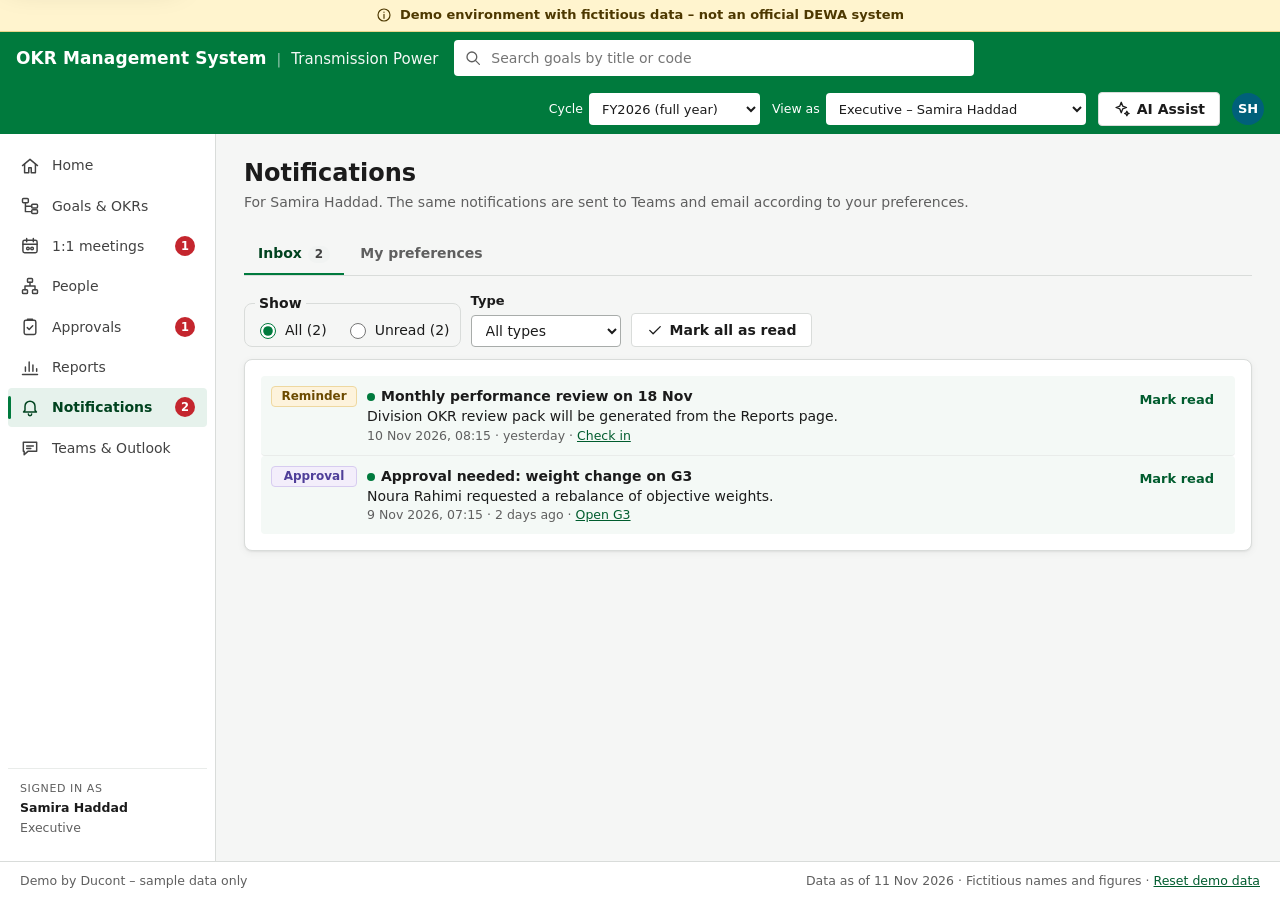
<file: notifications.html>
<!doctype html>
<html lang="en" dir="ltr">
<head>
  <meta charset="utf-8">
  <meta name="viewport" content="width=device-width, initial-scale=1">
  <title>Notifications · OKR Management System</title>
  <link rel="icon" href="assets/img/favicon.svg" type="image/svg+xml">
  <link rel="stylesheet" href="assets/css/styles.css">
</head>
<body>
  <div id="app" class="app"><noscript><p>This demo needs JavaScript. Please enable it and reload the page.</p></noscript></div>
  <script src="assets/js/data.js"></script>
  <script src="assets/js/core.js"></script>
  <script src="assets/js/ui.js"></script>
  <script>
  (function () {
    'use strict';
    var O = window.OKR, U = O.ui, esc = O.esc;
    var main = U.shell('notifications', 'Notifications');
    if (!main) return;
    var me = O.currentUser();
    var $ = function (x) { return document.getElementById(x); };
    var TYPE_LABELS = { Approval: 'Approval', Decision: 'Decision', DueSoon: 'Due soon', Overdue: 'Overdue', Escalation: 'Escalation', Reminder: 'Reminder', Comment: 'Comment', Assignment: 'Assignment', CheckIn: 'Check-in', Edited: 'Edited', Deleted: 'Deleted', Sync: 'Data sync', Meeting: '1:1 meeting', AIDigest: 'AI digest' };
    var TYPE_CLASS = { Overdue: 'flag-overdue', Escalation: 'flag-overdue', Deleted: 'flag-overdue', DueSoon: 'flag-due', Sync: 'flag-due', Reminder: 'flag-stale', Approval: 'flag-appr', Meeting: 'flag-appr', Decision: 'dec-Approved', AIDigest: 'dec-Approved' };
    var state = { show: O.param('show') === 'unread' ? 'unread' : 'all', type: '' };

    main.innerHTML = U.pageHeader({ title: 'Notifications', subtitle: 'For ' + esc(me.displayName) + '. The same notifications are sent to Teams and email according to your preferences.' }) +
      '<section id="tabs"><div class="tablist" role="tablist" aria-label="Notifications">' + U.tabButton('inbox', 'Inbox', O.unreadCount()) + U.tabButton('prefs', 'My preferences') + '</div>' + U.tabPanel('inbox', '<div id="inbox"></div>') + U.tabPanel('prefs', prefs()) + '</section>';
    U.tabs($('tabs'));

    function renderInbox() {
      var list = O.myNotifications();
      var types = Object.keys(TYPE_LABELS).filter(function (t) { return list.some(function (n) { return n.type === t; }); });
      var rows = list.filter(function (n) { return (state.show === 'all' || !n.read) && (!state.type || n.type === state.type); });
      var unread = list.filter(function (n) { return !n.read; }).length;
      $('inbox').innerHTML = '<form class="filters" aria-label="Filter notifications"><fieldset class="field" style="padding:6px 10px"><legend>Show</legend><div class="radio-row">' +
        '<label><input type="radio" name="show" value="all"' + (state.show === 'all' ? ' checked' : '') + '> All (' + list.length + ')</label>' +
        '<label><input type="radio" name="show" value="unread"' + (state.show === 'unread' ? ' checked' : '') + '> Unread (' + unread + ')</label></div></fieldset>' +
        '<label class="field"><span class="field-label">Type</span><select id="type">' + U.selectOptions(types.map(function (t) { return { value: t, label: TYPE_LABELS[t] }; }), state.type, 'All types') + '</select></label>' +
        '<button type="button" class="btn" id="all-read"' + (unread ? '' : ' disabled') + '>' + U.icon('check') + '<span>Mark all as read</span></button></form>' +
        (rows.length ? '<div class="card"><ul class="list">' + rows.map(function (n) {
          var o = O.okr(n.okrId);
          return '<li class="notif' + (n.read ? '' : ' unread') + '"><span class="chip type-chip ' + (TYPE_CLASS[n.type] || '') + '">' + esc(TYPE_LABELS[n.type] || n.type) + '</span>' +
            '<div class="list-main"><div class="list-title">' + (n.read ? '' : '<span class="sr-only">Unread: </span>') + esc(n.title) + '</div><div>' + esc(n.message) + '</div>' +
            '<div class="list-meta">' + O.fmtDateTime(n.createdOn) + ' · ' + O.fmtRelative(n.createdOn) + (o ? ' · <a href="okr.html?id=' + encodeURIComponent(o.id) + '" data-open="' + esc(n.id) + '">Open ' + esc(o.code) + '</a>' : '') +
            (n.type === 'Meeting' ? ' · <a href="meetings.html" data-open="' + esc(n.id) + '">Open 1:1s</a>' : '') + (n.type === 'Reminder' ? ' · <a href="checkin.html" data-open="' + esc(n.id) + '">Check in</a>' : '') + '</div></div>' +
            '<button type="button" class="btn btn-sm btn-subtle" data-toggle-read="' + esc(n.id) + '">' + (n.read ? 'Mark unread' : 'Mark read') + '</button></li>';
        }).join('') + '</ul></div>' : U.empty(state.show === 'unread' ? 'You are all caught up.' : 'No notifications.'));
      document.querySelectorAll('input[name="show"]').forEach(function (r) { r.addEventListener('change', function () { state.show = r.value; renderInbox(); }); });
      $('type').addEventListener('change', function (e) { state.type = e.target.value; renderInbox(); });
      $('all-read').addEventListener('click', function () { O.markAllRead(); U.toast('All notifications marked as read', 'success'); renderInbox(); });
      var tc = document.querySelector('#tab-inbox .tab-count');
      if (tc) tc.textContent = O.unreadCount();
      U.refreshNav();
    }

    function prefs() {
      var r = O.db.config.reminders, p = O.myPrefs(), ch = p.channels || r.channels || {};
      return '<form id="prefs-form" class="card stack" style="max-inline-size:640px" novalidate><h2 class="card-title">Check-in reminders</h2>' +
        '<p class="small muted" style="margin:0">Company schedule: ' + esc(r.interval || r.checkInCadence) + ' on ' + esc(r.reminderDay) + ' at ' + esc(r.checkInTime || '09:00') + ' (' + esc(r.timeZone || 'GST') + ').</p>' +
        (r.usersCanOverride ? '<label class="field"><span class="field-label">How often do you want reminders?</span><select id="pf-freq">' + U.selectOptions([{ value: '', label: 'Use the company schedule' }, 'Weekly', 'Every 2 weeks', 'Monthly'], p.reminderFrequency || '') + '</select></label>'
          : '<p class="msg msg-info small">Your administrator has fixed the reminder schedule, so it cannot be changed here.</p>') +
        '<fieldset><legend>Where should reminders and notifications reach you?</legend><div class="stack-sm">' +
        '<label class="check"><input type="checkbox" id="pf-teams"' + (ch.teams !== false ? ' checked' : '') + (r.channels && r.channels.teams === false ? ' disabled' : '') + '> Microsoft Teams chat (adaptive cards – update without opening the app)</label>' +
        '<label class="check"><input type="checkbox" id="pf-email"' + (ch.email ? ' checked' : '') + (r.channels && r.channels.email === false ? ' disabled' : '') + '> Email (Outlook)</label>' +
        '<p class="small muted" style="margin:0">In-app notifications are always on. Channels switched off by the administrator are greyed out.</p></div></fieldset>' +
        '<div class="row"><button type="submit" class="btn btn-primary">' + U.icon('check') + '<span>Save preferences</span></button><a class="btn btn-subtle" href="teams.html">Preview in Teams &amp; Outlook</a></div></form>';
    }
    $('prefs-form').addEventListener('submit', function (e) {
      e.preventDefault();
      var patch = { channels: { teams: $('pf-teams').checked, email: $('pf-email').checked } };
      if ($('pf-freq')) patch.reminderFrequency = $('pf-freq').value || null;
      O.setMyPrefs(patch);
      U.toast('Preferences saved', 'success');
    });

    main.addEventListener('click', function (e) {
      var t = e.target.closest('[data-toggle-read]');
      if (t) {
        var id = t.getAttribute('data-toggle-read');
        var n = O.db.notifications.filter(function (x) { return x.id === id; })[0];
        O.markRead(id, !n.read);
        renderInbox();
        var again = document.querySelector('[data-toggle-read="' + CSS.escape(id) + '"]');
        if (again) again.focus();
      }
      var op = e.target.closest('[data-open]');
      if (op) O.markRead(op.getAttribute('data-open'), true);
    });
    renderInbox();
  })();
  </script>
</body>
</html>
</file>
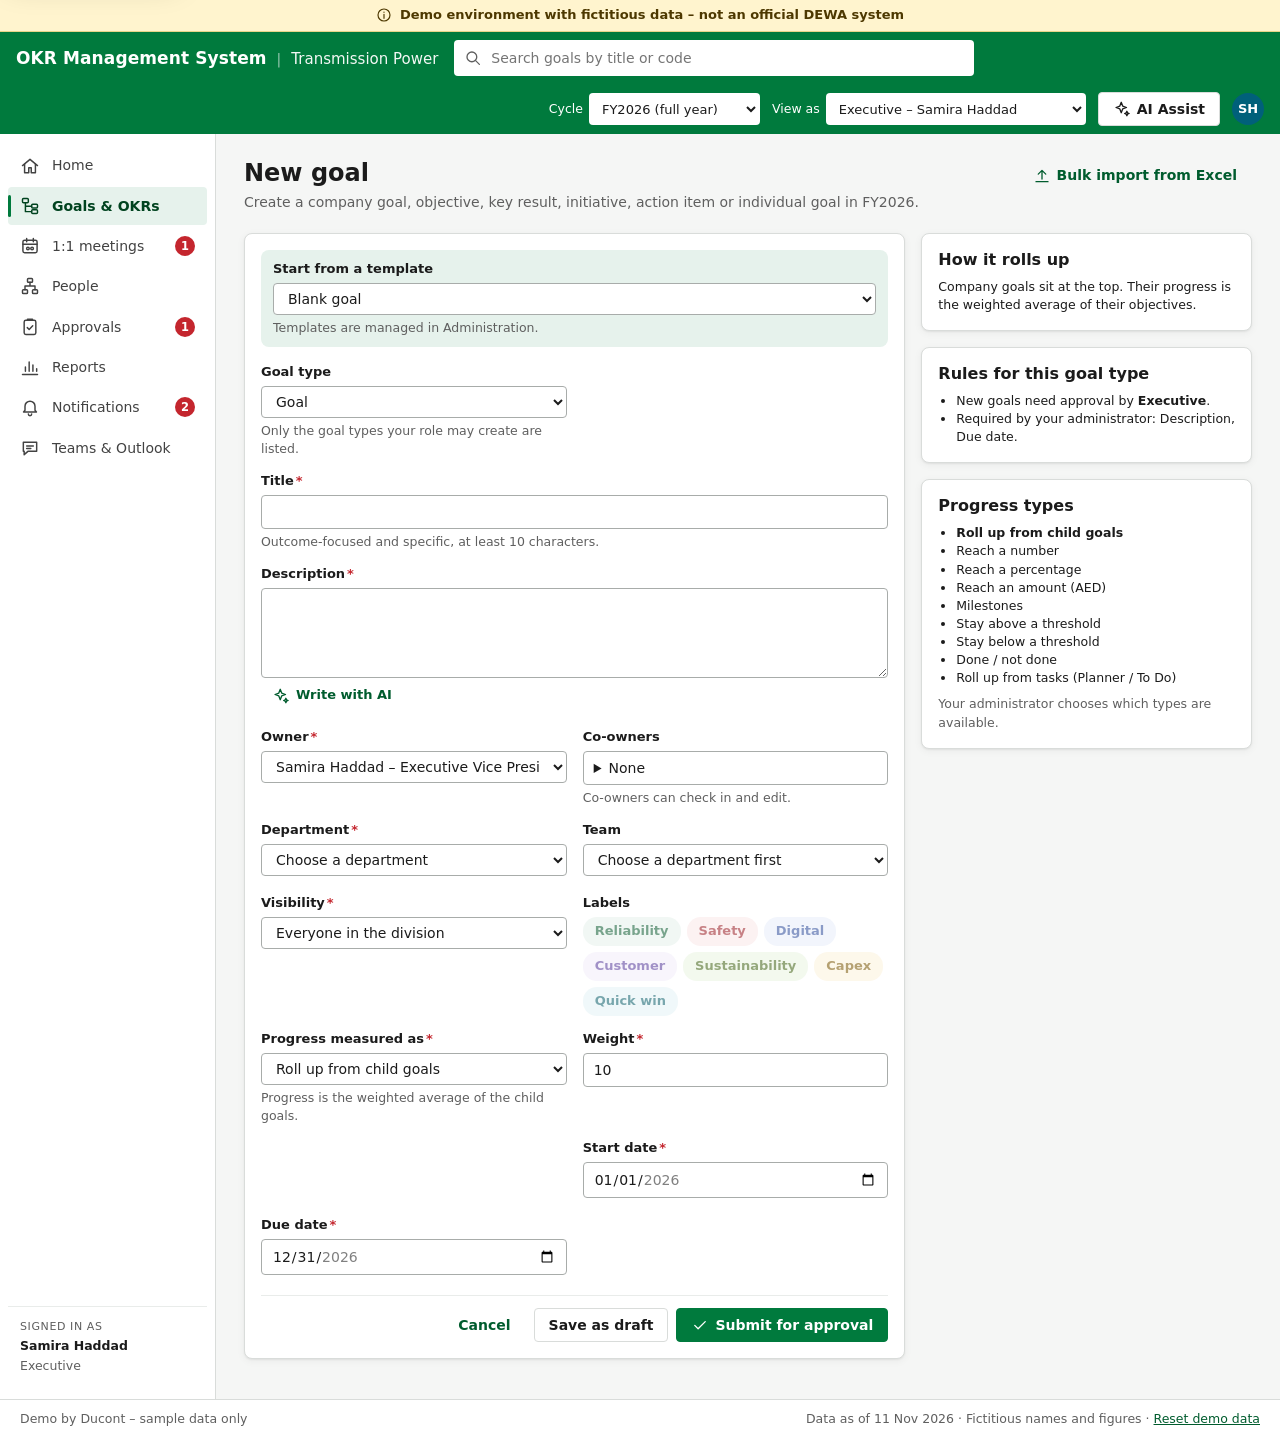
<file: okr-edit.html>
<!doctype html>
<html lang="en" dir="ltr">
<head>
  <meta charset="utf-8">
  <meta name="viewport" content="width=device-width, initial-scale=1">
  <title>Create or edit goal · OKR Management System</title>
  <link rel="icon" href="assets/img/favicon.svg" type="image/svg+xml">
  <link rel="stylesheet" href="assets/css/styles.css">
</head>
<body>
  <div id="app" class="app"><noscript><p>This demo needs JavaScript. Please enable it and reload the page.</p></noscript></div>
  <script src="assets/js/data.js"></script>
  <script src="assets/js/core.js"></script>
  <script src="assets/js/ui.js"></script>
  <script>
  (function () {
    'use strict';
    var O = window.OKR, U = O.ui, esc = O.esc;
    var editing = O.okr(O.param('id'));
    var copyOf = O.okr(O.param('copy'));
    var main = U.shell('explorer', editing ? 'Edit ' + editing.code : 'New goal');
    if (!main) return;
    var me = O.currentUser();
    var cycle = O.currentCycle();
    var cfg = O.db.config;
    var $ = function (x) { return document.getElementById(x); };

    if (O.param('id') && !editing) { main.innerHTML = U.pageHeader({ title: 'Goal not found' }) + U.empty('<a href="explorer.html">Back to Goals &amp; OKRs</a>'); return; }
    if (editing && !O.can.edit(editing)) {
      main.innerHTML = U.pageHeader({ title: 'Edit ' + editing.code }) + '<div class="msg msg-warning">You cannot edit this goal' + (editing.closedState || O.cycle(editing.cycleId).status === 'Closed' ? ' because its cycle is closed' : ' with the ' + esc(O.ROLE_LABELS[me.role]) + ' role') + '. <a href="okr.html?id=' + encodeURIComponent(editing.id) + '">Back to the goal</a></div>';
      return;
    }
    var levels = editing ? [editing.level] : O.can.createLevels();
    if (!levels.length) {
      main.innerHTML = U.pageHeader({ title: 'New goal' }) + '<div class="msg msg-warning">' + (cycle.status === 'Closed' ? esc(cycle.name) + ' is closed. Switch to the active cycle to create goals.' : 'The ' + esc(O.ROLE_LABELS[me.role]) + ' role cannot create goals. Switch role with “View as”.') + '</div>';
      return;
    }

    // ---------- initial values
    var p = function (k) { return O.param(k); };
    var parentFromUrl = O.okr(p('parent'));
    var urlLevel = p('level');
    var startLevel = editing ? editing.level : copyOf && levels.indexOf(copyOf.level) >= 0 ? copyOf.level : levels.indexOf(urlLevel) >= 0 ? urlLevel
      : (parentFromUrl && levels.indexOf(O.childLevel(parentFromUrl.level)) >= 0 ? O.childLevel(parentFromUrl.level) : levels[0]);
    var v;
    if (editing) v = Object.assign({}, editing);
    else if (copyOf) {
      v = Object.assign({}, copyOf, { title: 'Copy of ' + copyOf.title, ownerId: copyOf.ownerId, labels: (copyOf.labels || []).slice(), coOwnerIds: (copyOf.coOwnerIds || []).slice() });
      if (copyOf.measurementType === 'Tasks') v.taskText = O.tasksFor(copyOf.id).map(function (t) { return t.title; }).join('\n');
    } else {
      v = {
        level: startLevel, parentId: parentFromUrl ? parentFromUrl.id : '', title: p('title') || '', description: p('description') || '',
        ownerId: me.role === 'PlatformAdmin' ? '' : me.id, coOwnerIds: [], departmentId: parentFromUrl ? parentFromUrl.departmentId : (me.departmentId || ''), teamId: me.teamId || '',
        measurementType: p('measurementType') || '', unit: p('unit') || '', baseline: p('baseline') || '', target: p('target') || '', weight: 10, labels: [],
        startDate: cycle.startDate, dueDate: cycle.endDate, visibility: startLevel === 'Personal' && cfg.permissions.privateByDefault ? 'Private' : 'Public',
        contributesToParent: startLevel !== 'Personal', dataSource: null, taskText: '',
      };
    }
    v.level = startLevel;
    var allowedTypes = (cfg.progressTypes || O.MEASUREMENT_TYPES).filter(function (t) { return !editing || t !== 'Tasks' || editing.measurementType === 'Tasks'; });
    if (editing && allowedTypes.indexOf(editing.measurementType) < 0) allowedTypes.push(editing.measurementType);
    function defaultType(lvl) {
      var pref = (lvl === 'Goal' || lvl === 'Objective') ? 'RolledUp' : lvl === 'KeyResult' ? 'Numeric' : lvl === 'Personal' ? 'Binary' : 'Percentage';
      return allowedTypes.indexOf(pref) >= 0 ? pref : allowedTypes[0];
    }
    if (!v.measurementType || allowedTypes.indexOf(v.measurementType) < 0) v.measurementType = defaultType(v.level);
    if (!editing && v.measurementType === 'Percentage' && !v.unit) v.unit = '%';

    var users = O.people().filter(function (u) { return u.role !== 'PlatformAdmin'; }).map(function (u) { return { value: u.id, label: u.displayName + ' – ' + u.jobTitle }; });
    var templates = (cfg.templates || []).filter(function (t) { return levels.indexOf(t.level) >= 0; });
    var feedConns = (O.db.connections || []).filter(function (c) { return c.type === 'PowerBI' || c.type === 'SharePointExcel' || c.type === 'API'; });
    var title = editing ? 'Edit ' + O.LEVEL_LABELS[editing.level].toLowerCase() + ' ' + editing.code : copyOf ? 'Duplicate ' + copyOf.code : 'New goal';

    main.innerHTML = U.pageHeader({
      before: editing ? U.breadcrumb(editing) : '',
      title: title,
      subtitle: editing ? esc(editing.title) : 'Create a company goal, objective, key result, initiative, action item or individual goal in ' + esc(cycle.name) + '.',
      actions: !editing && O.can.create() ? '<a class="btn btn-subtle" href="import.html">' + U.icon('upload') + '<span>Bulk import from Excel</span></a>' : '',
    }) +
    '<div id="err-summary" class="msg msg-error" tabindex="-1" hidden style="margin-block-end:16px"></div>' +
    '<div class="detail-grid"><form id="form" class="card stack" novalidate aria-label="' + esc(title) + '">' +
      (!editing && templates.length ? '<div class="template-bar"><label class="field"><span class="field-label">Start from a template</span><select id="template">' + U.selectOptions(templates.map(function (t) { return { value: t.id, label: t.name + ' (' + O.LEVEL_LABELS[t.level] + ')' }; }), '', 'Blank goal') + '</select><span class="hint">Templates are managed in Administration.</span></label></div>' : '') +
      '<div class="form-grid">' +
      field('level', 'Goal type', '<select id="level"' + (editing ? ' disabled' : '') + '>' + U.selectOptions(levels.map(function (l) { return { value: l, label: O.LEVEL_LABELS[l] }; }), v.level) + '</select>', true, editing ? 'The goal type cannot be changed after creation.' : 'Only the goal types your role may create are listed.') +
      field('parentId', 'Aligned to (parent)', '<select id="parentId"></select>', true, '') +
      '<label class="check full" id="f-contrib"><input type="checkbox" id="contributesToParent"' + (v.contributesToParent !== false ? ' checked' : '') + '> Count this goal’s progress in the parent’s roll-up</label>' +
      field('title', 'Title', '<input type="text" id="title" maxlength="160" value="' + esc(v.title) + '">', true, 'Outcome-focused and specific, at least 10 characters.', 'full') +
      field('description', 'Description', '<textarea id="description" rows="3">' + esc(v.description) + '</textarea>' + (cfg.ai.enabled && cfg.ai.features.aiDescriptions ? '<div><button type="button" class="btn btn-sm btn-subtle" id="ai-desc">' + U.icon('ai') + '<span>Write with AI</span></button></div>' : ''), false, '', 'full') +
      field('ownerId', 'Owner', '<select id="ownerId">' + U.selectOptions(users, v.ownerId, 'Choose an owner') + '</select>', true) +
      '<div class="field" id="f-coOwnerIds"><span class="field-label" id="co-l">Co-owners</span><details class="multi"><summary id="co-summary">None</summary><div class="multi-list" role="group" aria-labelledby="co-l">' +
        users.map(function (u) { return '<label class="check"><input type="checkbox" name="co" value="' + esc(u.value) + '"' + ((v.coOwnerIds || []).indexOf(u.value) >= 0 ? ' checked' : '') + '> ' + esc(u.label) + '</label>'; }).join('') + '</div></details><span class="hint">Co-owners can check in and edit.</span></div>' +
      field('departmentId', 'Department', '<select id="departmentId">' + U.selectOptions(O.db.departments.map(function (d) { return { value: d.id, label: d.name }; }), v.departmentId, 'Choose a department') + '</select>', true) +
      field('teamId', 'Team', '<select id="teamId"></select>', false) +
      field('visibility', 'Visibility', '<select id="visibility">' + U.selectOptions([{ value: 'Public', label: 'Everyone in the division' }, { value: 'Department', label: 'Own department only' }, { value: 'Private', label: 'Private – owner, co-owners and their managers' }], v.visibility) + '</select>', true) +
      '<div class="field" id="f-labels"><span class="field-label" id="lab-l">Labels<span class="req" data-req aria-hidden="true" hidden>*</span></span><div class="chip-picker" role="group" aria-labelledby="lab-l">' +
        (cfg.labels || []).map(function (l) { return '<label class="chip-option"><input type="checkbox" name="label" value="' + esc(l.id) + '"' + ((v.labels || []).indexOf(l.id) >= 0 ? ' checked' : '') + '><span style="background:' + esc(l.bg) + ';color:' + esc(l.ink) + '">' + esc(l.name) + '</span></label>'; }).join('') +
        '</div><span class="error" id="labels-err" hidden></span></div>' +
      field('measurementType', 'Progress measured as', '<select id="measurementType"' + (editing && editing.measurementType === 'Tasks' ? ' disabled' : '') + '>' + U.selectOptions(allowedTypes.map(function (m) { return { value: m, label: O.MEASUREMENT_LABELS[m] }; }), v.measurementType) + '</select>', true) +
      field('unit', 'Unit', '<input type="text" id="unit" maxlength="20" value="' + esc(v.unit) + '" placeholder="e.g. %, min, km, substations">', false, '', 'measured') +
      field('baseline', 'Baseline', '<input type="number" step="any" id="baseline" value="' + esc(v.baseline) + '">', false, '', 'measured') +
      field('target', 'Target', '<input type="number" step="any" id="target" value="' + esc(v.target) + '">', false, '', 'measured') +
      (editing ? '' : '<div class="field full" id="f-tasks" hidden><label for="taskText" class="field-label">Tasks (one per line)<span class="req" aria-hidden="true">*</span></label><textarea id="taskText" rows="4" placeholder="Survey section 8&#10;Survey section 9">' + esc(v.taskText || '') + '</textarea><span class="hint">Created in Microsoft Planner (or To Do for individual goals) and linked to this goal.</span><span class="error" id="taskText-err" hidden></span></div>') +
      '<div class="field full" id="f-source"><label for="dataSource" class="field-label">Update the value automatically from</label><div class="row nowrap"><select id="dataSource" style="flex:1">' +
        U.selectOptions(feedConns.map(function (c) { return { value: c.id, label: c.name + ' (' + O.CONNECTION_TYPES[c.type] + ')' }; }), v.dataSource ? v.dataSource.connectionId : '', 'Nobody – owners update it in check-ins') +
        '</select><label class="sr-only" for="dataField">Field or cell</label><input type="text" id="dataField" placeholder="Field, column or cell" value="' + esc(v.dataSource ? v.dataSource.field : '') + '" style="flex:1"></div><span class="hint">Connections are managed in Administration › Data connections.</span></div>' +
      field('weight', 'Weight', '<input type="number" min="0" max="100" step="1" id="weight" value="' + esc(v.weight) + '">', true, '') +
      '<div></div>' +
      field('startDate', 'Start date', '<input type="date" id="startDate" value="' + esc(v.startDate) + '" min="' + cycle.startDate + '" max="' + cycle.endDate + '">', true) +
      field('dueDate', 'Due date', '<input type="date" id="dueDate" value="' + esc(v.dueDate) + '" min="' + cycle.startDate + '" max="' + cycle.endDate + '">', false) +
      '</div>' +
      (editing && editing.measurementType !== 'RolledUp' ? '<p class="hint" style="margin:0">The current value (' + esc(O.fmtValue(editing, editing.current)) + ') changes through check-ins' + (editing.measurementType === 'Tasks' ? ' and task updates' : '') + '.</p>' : '') +
      '<div class="form-footer"><a class="btn btn-subtle" href="' + (editing ? 'okr.html?id=' + encodeURIComponent(editing.id) : 'explorer.html') + '">Cancel</a>' +
      (editing ? '<button type="submit" class="btn btn-primary" data-mode="save">' + U.icon('check') + '<span>Save changes</span></button>'
        : '<button type="submit" class="btn" data-mode="draft" id="btn-draft">Save as draft</button><button type="submit" class="btn btn-primary" data-mode="submit" id="btn-submit">' + U.icon('check') + '<span id="btn-submit-label">Create</span></button>') +
      '</div></form>' +
      '<aside class="stack"><section class="card" aria-labelledby="help-h"><h2 class="card-title" id="help-h" style="margin-block-end:8px">How it rolls up</h2><div id="weight-help" class="small"></div></section>' +
      '<section class="card" aria-labelledby="rules-h"><h2 class="card-title" id="rules-h" style="margin-block-end:8px">Rules for this goal type</h2><div id="level-help" class="small"></div></section>' +
      '<section class="card" aria-labelledby="types-h"><h2 class="card-title" id="types-h" style="margin-block-end:8px">Progress types</h2><div id="type-help" class="small"></div></section>' +
      (cfg.ai.enabled ? '<section class="card" id="ai-help" aria-labelledby="aih-h"><h2 class="card-title" id="aih-h" style="margin-block-end:8px">Need help with wording?</h2><p class="small muted">AI Assist drafts objectives with key results, or proposes measurable key results for an objective.</p><button type="button" class="btn btn-sm" id="ai-btn">' + U.icon('ai') + '<span>Open AI Assist</span></button></section>' : '') +
      '</aside></div>';

    function field(id, labelText, control, required, hint, cls) {
      return '<div class="field' + (cls === 'full' ? ' full' : '') + '" id="f-' + id + '"' + (cls === 'measured' ? ' data-measured' : '') + '>' +
        '<label for="' + id + '" class="field-label">' + esc(labelText) + '<span class="req" data-req aria-hidden="true"' + (required ? '' : ' hidden') + '>*</span></label>' + control +
        '<span class="hint" id="' + id + '-hint">' + (hint || '') + '</span><span class="error" id="' + id + '-err" hidden></span></div>';
    }

    var TYPE_HELP = {
      RolledUp: 'Progress is the weighted average of the child goals.',
      Numeric: 'Progress = (current − baseline) ÷ (target − baseline). The target can be lower than the baseline.',
      Percentage: 'Like a number, in %. Example: raise availability from 98% to 99.5%.',
      Currency: 'Like a number, in AED. Example: cut the backlog from AED 18M to AED 9M.',
      Milestone: 'Progress = milestones done ÷ total milestones.',
      StayAbove: 'A KPI that must stay at or above a threshold. 100% while it is met; the baseline shows how far below it can fall.',
      StayBelow: 'A KPI that must stay at or below a threshold, such as leakage or response time.',
      Binary: 'Either done or not done – useful for approvals, certificates and one-off deliverables.',
      Tasks: 'Progress = tasks done ÷ all tasks. Tasks live in Microsoft Planner or To Do and sync both ways.',
    };
    function lvl() { return $('level').value; }
    function mt() { return $('measurementType').value; }
    function requiredFields() {
      var req = ['title', 'ownerId', 'departmentId', 'visibility', 'measurementType', 'weight', 'startDate'];
      if (lvl() !== 'Goal' && lvl() !== 'Personal') req.push('parentId');
      (O.levelConfig(lvl()).requiredFields || []).forEach(function (f) {
        if (f === 'team') req.push('teamId');
        else if (['baseline', 'target', 'unit'].indexOf(f) >= 0) { if (['RolledUp', 'Binary', 'Tasks'].indexOf(mt()) < 0 && !(f === 'unit' && mt() === 'Milestone')) req.push(f); }
        else req.push(f);
      });
      if (['RolledUp', 'Binary', 'Tasks'].indexOf(mt()) < 0 && req.indexOf('target') < 0) req.push('target');
      if (O.isStay({ measurementType: mt() }) && req.indexOf('baseline') < 0) req.push('baseline');
      return req;
    }
    function syncParent() {
      var pls = O.parentLevelsFor(lvl());
      var sel = $('parentId');
      $('f-parentId').hidden = !pls.length;
      $('f-contrib').hidden = !pls.length || !sel.value;
      if (!pls.length) { sel.innerHTML = ''; return; }
      var opts = O.cycleOkrs().filter(function (o) { return pls.indexOf(o.level) >= 0 && o.approvalState !== 'Rejected' && (!editing || o.id !== editing.id); })
        .map(function (o) { return { value: o.id, label: o.code + ' – ' + (o.title.length > 70 ? o.title.slice(0, 70) + '…' : o.title) }; });
      var current = sel.value || v.parentId;
      sel.innerHTML = U.selectOptions(opts, current, lvl() === 'Personal' ? 'Not aligned (stand-alone individual goal)' : 'Choose the parent ' + O.LEVEL_LABELS[pls[0]].toLowerCase());
      $('parentId-hint').textContent = lvl() === 'Personal' ? 'Optional. Align it to an objective, key result, initiative or action to show your contribution.' : O.LEVEL_LABELS[lvl()] + 's sit under ' + O.LEVEL_LABELS[pls[0]].toLowerCase() + 's.';
      $('f-contrib').hidden = !sel.value;
    }
    function syncTeams() {
      var dep = $('departmentId').value, cur = $('teamId').value || v.teamId;
      $('teamId').innerHTML = U.selectOptions(O.db.teams.filter(function (t) { return t.departmentId === dep; }).map(function (t) { return { value: t.id, label: t.name }; }), cur, dep ? 'No team' : 'Choose a department first');
    }
    function syncMeasured() {
      var m = mt();
      var showValues = ['RolledUp', 'Binary', 'Tasks'].indexOf(m) < 0;
      document.querySelectorAll('[data-measured]').forEach(function (el) { el.hidden = !showValues; });
      if ($('f-tasks')) $('f-tasks').hidden = m !== 'Tasks';
      $('f-source').hidden = !showValues;
      var stay = O.isStay({ measurementType: m });
      document.querySelector('label[for="baseline"]').firstChild.textContent = stay ? 'Starting value' : m === 'Milestone' ? 'Milestones done at start' : 'Baseline';
      document.querySelector('label[for="target"]').firstChild.textContent = stay ? 'Threshold' : m === 'Milestone' ? 'Total milestones' : 'Target';
      $('baseline-hint').textContent = stay ? 'Where the KPI was when the goal started; used to show how far below the threshold it is.' : 'Value at the start of the cycle.';
      $('target-hint').textContent = m === 'StayAbove' ? 'Met while the value is at or above this.' : m === 'StayBelow' ? 'Met while the value is at or below this.' : 'Can be lower than the baseline (for example, fewer outages).';
      $('measurementType-hint').textContent = TYPE_HELP[m] || '';
      $('type-help').innerHTML = '<ul style="margin:0;padding-inline-start:18px">' + allowedTypes.map(function (t) { return '<li' + (t === m ? ' style="font-weight:600"' : '') + '>' + esc(O.MEASUREMENT_LABELS[t]) + '</li>'; }).join('') + '</ul><p class="muted" style="margin:8px 0 0">Your administrator chooses which types are available.</p>';
    }
    function syncRequired() {
      var req = requiredFields();
      document.querySelectorAll('.field[id^="f-"]').forEach(function (wrap) {
        var id = wrap.id.slice(2), on = req.indexOf(id) >= 0;
        var star = wrap.querySelector('[data-req]');
        if (star) star.hidden = !on;
        var ctl = $(id);
        if (ctl) { if (on) ctl.setAttribute('aria-required', 'true'); else ctl.removeAttribute('aria-required'); }
      });
      var c = O.levelConfig(lvl());
      var approver = lvl() === 'Personal' || cfg.permissions.approvalRouting === 'Manager' ? 'the owner’s line manager' : O.ROLE_LABELS[c.approverRole];
      $('level-help').innerHTML = '<ul style="margin:0;padding-inline-start:18px"><li>' + (c.approvalRequired ? 'New ' + esc(O.LEVEL_LABELS[lvl()].toLowerCase()) + 's need approval by <strong>' + esc(approver) + '</strong>.' : 'No approval needed; it is active as soon as it is saved.') + '</li>' +
        '<li>Required by your administrator: ' + esc((c.requiredFields || []).map(function (f) { return O.REQUIRABLE_FIELDS[f] || f; }).join(', ') || 'nothing extra') + '.</li>' +
        (lvl() === 'Personal' ? '<li>Individual goals are ' + (cfg.permissions.privateByDefault ? 'private by default' : 'visible to everyone unless you make them private') + '.</li>' : '') +
        (editing && c.approvalRequired && editing.approvalState === 'Approved' ? '<li>Changing the <strong>target</strong> or <strong>weight</strong> creates an approval request instead of changing it straight away.</li>' : '') + '</ul>';
      if (!editing) { $('btn-draft').hidden = !c.approvalRequired; $('btn-submit-label').textContent = c.approvalRequired ? 'Submit for approval' : 'Create'; }
      if ($('ai-help')) $('ai-help').hidden = !(lvl() === 'Objective' || lvl() === 'KeyResult');
    }
    function syncWeight() {
      var parent = O.okr($('parentId').value);
      var w = Number($('weight').value) || 0, box = $('weight-help');
      var counts = parent && (lvl() !== 'Personal' || $('contributesToParent').checked) && $('contributesToParent').checked;
      if (!parent) { box.innerHTML = '<p style="margin:0">' + (lvl() === 'Goal' ? 'Company goals sit at the top. Their progress is the weighted average of their objectives.' : 'Not aligned yet – choose a parent to see how it contributes.') + '</p>'; $('weight-hint').textContent = ''; return; }
      if (!counts) { box.innerHTML = '<p style="margin:0">Aligned to ' + esc(parent.code) + ' for visibility only. Its progress does not change ' + esc(parent.code) + '.</p>'; $('weight-hint').textContent = 'Only used when the goal counts in the parent’s roll-up.'; return; }
      var sibs = O.children(parent.id).filter(function (s) { return O.countsInRollup(s) && (!editing || s.id !== editing.id); });
      var total = sibs.reduce(function (s, x) { return s + (Number(x.weight) || 0); }, 0) + w;
      var share = total ? (w / total) * 100 : 0;
      $('weight-hint').textContent = 'Carries ' + Math.round(share) + '% of ' + parent.code + '’s progress.';
      box.innerHTML = '<p style="margin-block-start:0">' + esc(parent.code) + ' progress = Σ(child progress × weight) ÷ Σ(weights).</p>' +
        U.hbars(sibs.map(function (s) { return { label: s.code, value: total ? (s.weight / total) * 100 : 0, status: 'NotStarted', tip: s.code + ': weight ' + s.weight }; }).concat([{ label: (editing ? editing.code : 'This goal') + ' (this)', value: share, status: 'brand', tip: 'This goal: weight ' + w }]));
    }
    function syncCo() {
      var names = Array.prototype.slice.call(document.querySelectorAll('input[name="co"]:checked')).map(function (c) { return O.user(c.value).displayName; });
      $('co-summary').textContent = names.length ? names.join(', ') : 'None';
    }
    function applyTemplate(t) {
      if (levels.indexOf(t.level) >= 0) $('level').value = t.level;
      $('title').value = t.title; $('description').value = t.description || '';
      onLevel(true);
      if (allowedTypes.indexOf(t.measurementType) >= 0) $('measurementType').value = t.measurementType;
      $('unit').value = t.unit || ''; $('baseline').value = t.baseline; $('target').value = t.target;
      document.querySelectorAll('input[name="label"]').forEach(function (c) { c.checked = (t.labels || []).indexOf(c.value) >= 0; });
      syncMeasured(); syncRequired();
      U.toast('Template applied', 'success', 'Replace the [placeholders] in the title.');
      $('title').focus();
    }
    function onLevel(keepType) {
      var l = lvl();
      if (!keepType) $('measurementType').value = defaultType(l);
      if (!editing) {
        $('contributesToParent').checked = l !== 'Personal';
        if (l === 'Personal') { $('visibility').value = cfg.permissions.privateByDefault ? 'Private' : 'Public'; $('ownerId').value = me.role === 'PlatformAdmin' ? '' : me.id; }
      }
      syncParent(); syncMeasured(); syncRequired(); syncWeight();
    }

    syncParent(); syncTeams(); syncMeasured(); syncRequired(); syncWeight(); syncCo();
    $('level').addEventListener('change', function () { onLevel(false); });
    $('parentId').addEventListener('change', function () {
      var par = O.okr($('parentId').value);
      if (par && !editing && !$('departmentId').value) { $('departmentId').value = par.departmentId; syncTeams(); }
      $('f-contrib').hidden = !par;
      syncWeight();
    });
    $('contributesToParent').addEventListener('change', syncWeight);
    $('departmentId').addEventListener('change', syncTeams);
    $('measurementType').addEventListener('change', function () { syncMeasured(); syncRequired(); if (mt() === 'Percentage' && !$('unit').value) $('unit').value = '%'; });
    $('weight').addEventListener('input', syncWeight);
    document.querySelectorAll('input[name="co"]').forEach(function (c) { c.addEventListener('change', syncCo); });
    if ($('template')) $('template').addEventListener('change', function (e) { var t = (cfg.templates || []).filter(function (x) { return x.id === e.target.value; })[0]; if (t) applyTemplate(t); });
    if ($('ai-desc')) $('ai-desc').addEventListener('click', function () {
      if ($('title').value.trim().length < 5) { U.toast('Write a title first', 'error', 'AI Assist uses the title to draft the description.'); $('title').focus(); return; }
      $('description').value = O.aiDescribe($('title').value.trim(), lvl());
      U.toast('Description drafted', 'success', 'Review and edit it before saving.');
      $('description').focus();
    });
    if ($('ai-btn')) $('ai-btn').addEventListener('click', function () {
      U.openAi({ feature: lvl() === 'KeyResult' ? 'suggestKeyResults' : 'draftObjective', okrId: lvl() === 'KeyResult' ? $('parentId').value : '', topic: lvl() === 'Objective' ? $('title').value : undefined });
    });

    // ---------- validate and save
    function readValues() {
      var m = mt();
      var out = {
        level: lvl(), parentId: $('parentId').value || null, title: $('title').value.trim(), description: $('description').value.trim(),
        ownerId: $('ownerId').value, coOwnerIds: Array.prototype.slice.call(document.querySelectorAll('input[name="co"]:checked')).map(function (c) { return c.value; }).filter(function (c) { return c !== $('ownerId').value; }),
        departmentId: $('departmentId').value, teamId: $('teamId').value || null, visibility: $('visibility').value,
        labels: Array.prototype.slice.call(document.querySelectorAll('input[name="label"]:checked')).map(function (c) { return c.value; }),
        measurementType: m, weight: Number($('weight').value), startDate: $('startDate').value, dueDate: $('dueDate').value,
        contributesToParent: !!$('parentId').value && $('contributesToParent').checked,
      };
      if (lvl() === 'Goal') out.parentId = null;
      if (m === 'RolledUp') { out.unit = '%'; out.baseline = 0; out.target = 100; }
      else if (m === 'Binary') { out.unit = ''; out.baseline = 0; out.target = 1; }
      else if (m === 'Tasks') { out.unit = 'tasks'; out.baseline = 0; }
      else { out.unit = $('unit').value.trim(); out.baseline = $('baseline').value === '' ? '' : Number($('baseline').value); out.target = $('target').value === '' ? '' : Number($('target').value); }
      var src = $('dataSource').value;
      out.dataSource = ['RolledUp', 'Binary', 'Tasks'].indexOf(m) < 0 && src ? { connectionId: src, field: $('dataField').value.trim() || 'Value', lastSync: (editing && editing.dataSource && editing.dataSource.connectionId === src) ? editing.dataSource.lastSync : null } : (m === 'Tasks' && editing ? editing.dataSource : null);
      return out;
    }
    function taskTitles() { return $('taskText') ? $('taskText').value.split(/\r?\n/).map(function (s) { return s.trim(); }).filter(Boolean) : []; }
    function validate(val) {
      var errs = {};
      requiredFields().forEach(function (k) {
        var x = val[k];
        if (k === 'labels') { if (!val.labels.length) errs.labels = 'Choose at least one label.'; return; }
        if (x === '' || x === null || x === undefined || (typeof x === 'number' && isNaN(x))) errs[k] = 'Required.';
      });
      if (val.title && val.title.length < 10) errs.title = 'Use at least 10 characters.';
      if (/\[.+\]/.test(val.title)) errs.title = 'Replace the [placeholders] from the template.';
      if (!errs.weight && (val.weight < 0 || val.weight > 100)) errs.weight = 'Enter a weight from 0 to 100.';
      if (val.startDate && val.dueDate && val.dueDate < val.startDate) errs.dueDate = 'The due date must be on or after the start date.';
      if (!val.dueDate && !errs.dueDate) val.dueDate = cycle.endDate;
      if (['Numeric', 'Percentage', 'Currency'].indexOf(val.measurementType) >= 0 && val.target !== '' && val.baseline !== '' && val.target === val.baseline) errs.target = 'The target must differ from the baseline.';
      if (!editing && val.measurementType === 'Tasks' && !taskTitles().length) errs.taskText = 'Add at least one task.';
      return errs;
    }
    var labels = { level: 'Goal type', parentId: 'Aligned to', title: 'Title', description: 'Description', ownerId: 'Owner', departmentId: 'Department', teamId: 'Team', visibility: 'Visibility', labels: 'Labels', measurementType: 'Progress measured as', unit: 'Unit', baseline: 'Baseline', target: 'Target', taskText: 'Tasks', weight: 'Weight', startDate: 'Start date', dueDate: 'Due date' };
    function showErrors(errs) {
      Object.keys(labels).forEach(function (k) {
        var e = $(k + '-err'), c = $(k) || document.querySelector('input[name="label"]');
        if (!e) return;
        if (errs[k]) { e.textContent = errs[k]; e.hidden = false; if ($(k)) { c.setAttribute('aria-invalid', 'true'); c.setAttribute('aria-describedby', k + '-err'); } }
        else { e.hidden = true; if ($(k)) { c.removeAttribute('aria-invalid'); if ($(k + '-hint')) c.setAttribute('aria-describedby', k + '-hint'); } }
      });
      var keys = Object.keys(errs), sum = $('err-summary');
      if (!keys.length) { sum.hidden = true; return; }
      sum.innerHTML = '<strong>Please fix ' + keys.length + ' problem' + (keys.length > 1 ? 's' : '') + ':</strong><ul style="margin:4px 0 0">' + keys.map(function (k) { return '<li><a href="#' + (k === 'labels' ? 'f-labels' : k) + '">' + esc(labels[k]) + ': ' + esc(errs[k]) + '</a></li>'; }).join('') + '</ul>';
      sum.hidden = false;
      sum.focus();
    }
    var mode = 'submit';
    document.querySelectorAll('[data-mode]').forEach(function (b) { b.addEventListener('click', function () { mode = b.getAttribute('data-mode'); }); });
    $('form').addEventListener('submit', function (e) {
      e.preventDefault();
      var val = readValues();
      var errs = validate(val);
      showErrors(errs);
      if (Object.keys(errs).length) return;
      if (editing) {
        delete val.level;
        if (editing.measurementType === 'Tasks') { delete val.target; delete val.measurementType; }
        var res = O.updateOkr(editing.id, val);
        U.flash(res.changed.length ? 'Changes saved' : 'No changes to save', 'success', res.requests.length ? res.requests.length + ' change(s) sent for approval: ' + res.requests.map(function (r) { return O.REQUEST_TYPES[r.requestType].toLowerCase(); }).join(', ') + '.' : undefined);
        window.location.href = 'okr.html?id=' + encodeURIComponent(editing.id);
      } else {
        var created = O.createOkr(val, mode === 'submit', taskTitles());
        var c = O.levelConfig(created.level);
        U.flash(created.code + ' created', 'success', c.approvalRequired ? (mode === 'submit' ? 'Sent for approval.' : 'Saved as a draft.') : 'It is active now.');
        window.location.href = 'okr.html?id=' + encodeURIComponent(created.id);
      }
    });
  })();
  </script>
</body>
</html>
</file>
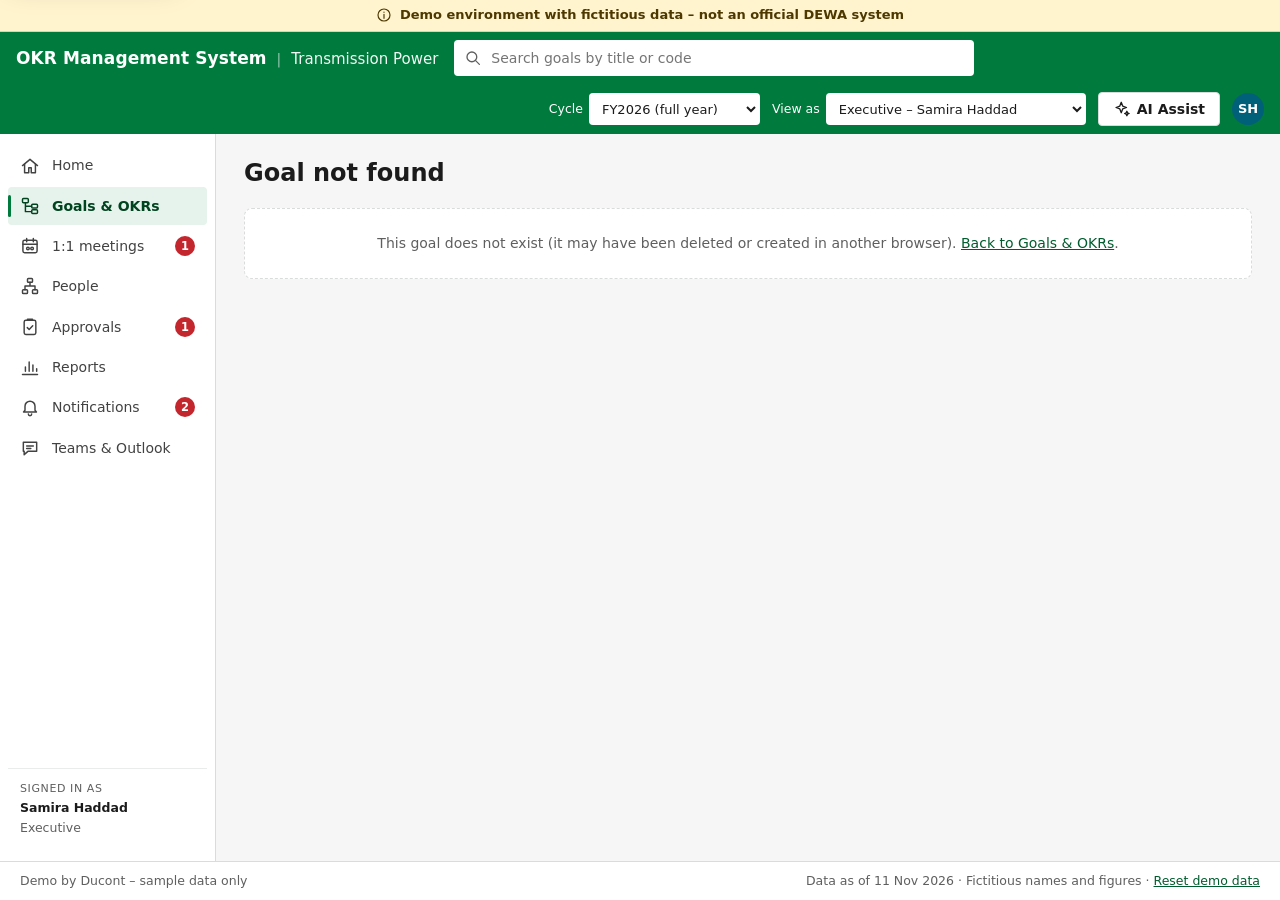
<file: okr.html>
<!doctype html>
<html lang="en" dir="ltr">
<head>
  <meta charset="utf-8">
  <meta name="viewport" content="width=device-width, initial-scale=1">
  <title>Goal detail · OKR Management System</title>
  <link rel="icon" href="assets/img/favicon.svg" type="image/svg+xml">
  <link rel="stylesheet" href="assets/css/styles.css">
</head>
<body>
  <div id="app" class="app"><noscript><p>This demo needs JavaScript. Please enable it and reload the page.</p></noscript></div>
  <script src="assets/js/data.js"></script>
  <script src="assets/js/core.js"></script>
  <script src="assets/js/ui.js"></script>
  <script>
  (function () {
    'use strict';
    var O = window.OKR, U = O.ui, esc = O.esc;
    var o = O.okr(O.param('id'));
    var main = U.shell('explorer', o ? o.code + ' ' + o.title : 'Goal not found');
    if (!main) return;
    if (!o) { main.innerHTML = U.pageHeader({ title: 'Goal not found' }) + U.empty('This goal does not exist (it may have been deleted or created in another browser). <a href="explorer.html">Back to Goals &amp; OKRs</a>.'); return; }
    if (!O.can.view(o)) {
      main.innerHTML = U.pageHeader({ title: o.code + ' is private' }) + '<div class="msg msg-warning">' + U.icon('lock') + ' This goal is ' + esc(o.visibility === 'Private' ? 'private' : 'visible to its department only') + '. Only the owner, co-owners, their managers and executives can open it. <a href="explorer.html">Back to Goals &amp; OKRs</a></div>';
      return;
    }
    U.setAiContext({ feature: 'summariseCheckIns', okrId: o.id });
    var $ = function (x) { return document.getElementById(x); };

    function confidenceBars(n) {
      var out = '<span class="confidence" role="img" aria-label="Confidence ' + n + ' out of 10">';
      for (var i = 1; i <= 10; i++) out += '<i class="' + (i <= n ? 'on' : '') + '"></i>';
      return out + '</span>';
    }

    function render() {
      var allKids = O.children(o.id).filter(O.can.view).sort(O.levelOrder);
      var kids = allKids.filter(function (k) { return k.level !== 'Personal'; });
      var aligned = allKids.filter(function (k) { return k.level === 'Personal'; });
      var cis = O.checkInsFor(o.id);
      var comments = O.db.comments.filter(function (c) { return c.okrId === o.id && O.can.seeComment(c, o); }).sort(function (a, b) { return a.createdOn < b.createdOn ? -1 : 1; });
      var approvals = O.db.approvals.filter(function (a) { return a.okrId === o.id; }).sort(function (a, b) { return a.requestedOn < b.requestedOn ? 1 : -1; });
      var activity = O.db.audit.filter(function (e) { return e.entityId === o.id; }).sort(function (a, b) { return a.timestamp < b.timestamp ? 1 : -1; });
      var tasks = O.tasksFor(o.id);
      var rolled = o.measurementType === 'RolledUp';
      var stay = O.isStay(o);
      var expected = O.expectedProgress(o);
      var gap = Math.round(o.progress - expected);
      var childLevel = O.childLevel(o.level);
      var share = O.weightShare(o);
      var parent = O.okr(o.parentId);
      var conn = o.dataSource && O.connection(o.dataSource.connectionId);
      var canEdit = O.can.edit(o);

      var actions = '';
      if (O.can.checkIn(o) && O.can.nav('checkin') && o.measurementType !== 'Tasks') actions += '<a class="btn btn-primary" href="checkin.html?id=' + encodeURIComponent(o.id) + '">' + U.icon('checkin') + '<span>Check in</span></a>';
      if (canEdit) actions += '<a class="btn" href="okr-edit.html?id=' + encodeURIComponent(o.id) + '">' + U.icon('edit') + '<span>Edit</span></a>';
      if (childLevel && O.can.create(childLevel)) actions += '<a class="btn" href="okr-edit.html?level=' + childLevel + '&parent=' + encodeURIComponent(o.id) + '">' + U.icon('plus') + '<span>Add ' + esc(O.LEVEL_LABELS[childLevel].toLowerCase()) + '</span></a>';
      if (O.parentLevelsFor('Personal').indexOf(o.level) >= 0 && O.can.create('Personal')) actions += '<a class="btn" href="okr-edit.html?level=Personal&parent=' + encodeURIComponent(o.id) + '">' + U.icon('plus') + '<span>Align my goal</span></a>';
      if (O.can.create(o.level)) actions += '<a class="btn btn-subtle" href="okr-edit.html?copy=' + encodeURIComponent(o.id) + '">' + U.icon('copy') + '<span>Duplicate</span></a>';
      if (canEdit && o.approvalState === 'Approved' && O.levelConfig(o.level).approvalRequired) actions += '<button type="button" class="btn btn-subtle" id="req">' + U.icon('approvals') + '<span>Request change</span></button>';
      if (O.db.config.ai.enabled && O.db.config.ai.features.summariseCheckIns) actions += '<button type="button" class="btn btn-subtle" id="ai-sum">' + U.icon('ai') + '<span>Summarise</span></button>';
      if (O.can.remove(o)) actions += '<button type="button" class="btn btn-subtle danger-text" id="delete">' + U.icon('trash') + '<span>Delete</span></button>';

      var html = U.pageHeader({
        before: U.breadcrumb(o),
        title: o.title,
        subtitle: U.levelChip(o.level) + ' <strong>' + esc(o.code) + '</strong> ' + U.statusBadge(o.status) + ' ' + U.approvalChip(o.approvalState) + ' ' + U.visibilityChip(o) + ' ' + U.labelChips(o) + ' ' + U.flagChips(o),
        actions: actions,
      });
      if (o.closedState) html += '<div class="msg msg-info" style="margin-block-end:16px">This goal is <strong>' + esc(O.CLOSED_STATES[o.closedState].toLowerCase()) + '</strong> at the end of ' + esc(O.cycle(o.cycleId).name) + ' with ' + O.pct(o.progress) + ' progress. It is read-only.</div>';
      if (o.approvalState === 'PendingApproval') html += '<div class="msg msg-info" style="margin-block-end:16px">Waiting for approval. It still counts in roll-ups so its impact is visible.</div>';
      if (o.approvalState === 'Draft') html += '<div class="msg msg-info" style="margin-block-end:16px">Draft – not yet submitted for approval.' + (canEdit ? ' <button type="button" class="linklike" id="submit-draft">Submit for approval now</button>' : '') + '</div>';
      if (o.approvalState === 'Rejected') html += '<div class="msg msg-error" style="margin-block-end:16px">This goal was rejected and is excluded from roll-ups.</div>';

      var progressText;
      if (rolled) progressText = 'Rolled up from ' + kids.filter(O.countsInRollup).length + ' child goal(s) (weighted average).';
      else if (stay) progressText = 'Current ' + esc(O.fmtValue(o, o.current)) + ' against a threshold of ' + esc(O.fmtTarget(o)) + '. ' + (o.progress >= 100 ? 'The threshold is met.' : 'The threshold is not met (' + O.pct(o.progress) + ' of the way there from the baseline ' + esc(O.fmtValue(o, o.baseline)) + ').');
      else if (o.measurementType === 'Binary') progressText = o.current >= 1 ? 'Done.' : 'Not done yet – due ' + O.fmtDate(o.dueDate) + '.';
      else if (o.measurementType === 'Tasks') progressText = esc(O.fmtValue(o, o.current)) + ' done. Progress follows the linked ' + (tasks[0] && tasks[0].source === 'ToDo' ? 'Microsoft To Do' : 'Microsoft Planner') + ' tasks.';
      else progressText = 'Current ' + esc(O.fmtValue(o, o.current)) + ' · baseline ' + esc(O.fmtValue(o, o.baseline)) + ' → target ' + esc(O.fmtTarget(o)) + '.';
      if (!stay && !o.closedState) progressText += ' Expected by today: ' + O.pct(expected) + ' (' + (gap >= 0 ? gap + ' points ahead' : -gap + ' points behind') + ').';

      html += '<div class="detail-grid" style="margin-block-end:20px"><div class="stack">' +
        '<section class="card" aria-labelledby="prog-h"><h2 class="card-title" id="prog-h" style="margin-block-end:10px">Progress</h2>' +
        '<div class="big-progress"><span class="num">' + O.pct(o.progress) + '</span>' + U.statusBadge(o.status) + '</div><div style="margin-block:10px">' + U.progress(o.progress, o.status, o.code) + '</div>' +
        '<p class="muted" style="margin:0">' + progressText + '</p>' + (o.description ? '<p style="margin:12px 0 0">' + esc(o.description) + '</p>' : '') + '</section>';
      if (conn) {
        html += '<section class="card source-card" aria-labelledby="src-h"><div class="card-head"><div><h2 class="card-title" id="src-h">' + U.icon('sync') + ' Updated automatically</h2><p class="card-desc">' + esc(O.CONNECTION_TYPES[conn.type]) + ' · ' + esc(conn.refresh) + '</p></div>' +
          (O.can.checkIn(o) ? '<button type="button" class="btn btn-sm" id="sync">' + U.icon('sync') + '<span>Sync now</span></button>' : '') + '</div>' +
          '<dl class="facts"><dt>Source</dt><dd>' + esc(conn.name) + '</dd><dt>Location</dt><dd class="small">' + esc(conn.detail) + '</dd><dt>Field</dt><dd><code>' + esc(o.dataSource.field) + '</code></dd><dt>Last sync</dt><dd>' + O.fmtDateTime(o.dataSource.lastSync) + ' <span class="muted">(' + O.fmtRelative(o.dataSource.lastSync) + ')</span></dd></dl>' +
          '<p class="small muted" style="margin:8px 0 0">Owners can still add a narrative check-in; the value itself comes from the source.</p></section>';
      }
      var points = cis.map(function (c) { return { date: c.date, value: c.progress, status: c.status, tip: O.fmtDate(c.date) + ': ' + esc(O.fmtValue(o, c.value)) + ' · ' + Math.round(c.progress) + '% · ' + O.STATUS[c.status].label }; });
      html += U.chartCard({
        id: 'trend', title: 'Progress over time', desc: cis.length ? cis.length + ' updates' : 'No updates yet',
        chart: cis.length ? U.progressLine(points, o) : U.empty('No check-ins yet. The chart appears after the first update.'),
        table: cis.length ? U.simpleTable(['Date', 'Value', 'Progress', 'Status'], cis.map(function (c) { return [O.fmtDate(c.date), esc(O.fmtValue(o, c.value)), Math.round(c.progress) + '%', esc(O.STATUS[c.status].label)]; }), 'Progress by check-in') : '',
      }) + '</div>';

      html += '<section class="card" aria-labelledby="facts-h"><h2 class="card-title" id="facts-h" style="margin-block-end:12px">Details</h2><dl class="facts">' +
        '<dt>Owner</dt><dd>' + U.person(o.ownerId, true) + '</dd>' +
        ((o.coOwnerIds || []).length ? '<dt>Co-owners</dt><dd class="stack-sm">' + o.coOwnerIds.map(function (c) { return U.person(c); }).join('') + '</dd>' : '') +
        '<dt>Department</dt><dd>' + esc((O.dept(o.departmentId) || {}).name || '–') + '</dd><dt>Team</dt><dd>' + esc((O.team(o.teamId) || {}).name || '–') + '</dd>' +
        '<dt>Aligned to</dt><dd>' + (parent ? U.okrLink(parent, false) + (O.countsInRollup(o) ? '' : ' <span class="muted small">(alignment only – not counted in its progress)</span>') : '–') + '</dd>' +
        '<dt>Measured as</dt><dd>' + esc(O.MEASUREMENT_LABELS[o.measurementType]) + '</dd>' +
        (rolled ? '' : '<dt>Target</dt><dd>' + esc(O.fmtTarget(o)) + '</dd>') +
        '<dt>Weight</dt><dd>' + esc(o.weight) + (share !== null && parent ? ' <span class="muted">(' + Math.round(share) + '% of ' + esc(parent.code) + ')</span>' : '') + '</dd>' +
        '<dt>Labels</dt><dd>' + (U.labelChips(o) || '–') + '</dd>' +
        '<dt>Visibility</dt><dd>' + esc(o.visibility === 'Private' ? 'Private' : o.visibility === 'Department' ? 'Department only' : 'Everyone') + '</dd>' +
        '<dt>Cycle</dt><dd>' + esc((O.cycle(o.cycleId) || {}).name || o.cycleId) + '</dd>' +
        '<dt>Start → due</dt><dd>' + O.fmtDate(o.startDate) + ' → ' + O.fmtDate(o.dueDate) + '</dd>' +
        '<dt>Last update</dt><dd>' + (o.lastCheckInOn ? O.fmtDate(o.lastCheckInOn) + ' <span class="muted">(' + O.fmtRelative(o.lastCheckInOn) + ')</span>' : 'Never') + '</dd>' +
        '<dt>Approval</dt><dd>' + esc(O.APPROVAL_STATES[o.approvalState]) + '</dd>' +
        '</dl></section></div>';

      // tabs
      var T = U.tabButton, Pn = U.tabPanel, tabs = '', panels = '';
      if (childLevel) { tabs += T('children', esc(O.LEVEL_LABELS[childLevel]) + 's', kids.length); panels += Pn('children', childrenPanel(kids, childLevel)); }
      if (O.parentLevelsFor('Personal').indexOf(o.level) >= 0) { tabs += T('aligned', 'Aligned individual goals', aligned.length); panels += Pn('aligned', alignedPanel(aligned)); }
      if (o.measurementType === 'Tasks') { tabs += T('tasks', 'Tasks', tasks.filter(function (t) { return t.done; }).length + '/' + tasks.length); panels += Pn('tasks', tasksPanel(tasks)); }
      tabs += T('checkins', 'Check-ins', cis.length) + T('comments', 'Comments', comments.length) + T('approvals', 'Approvals', approvals.length) + T('activity', 'Activity', activity.length);
      panels += Pn('checkins', checkinsPanel(cis)) + Pn('comments', commentsPanel(comments)) + Pn('approvals', approvalsPanel(approvals)) + Pn('activity', activityPanel(activity));
      html += '<section id="tabs"><div class="tablist" role="tablist" aria-label="Goal information">' + tabs + '</div>' + panels + '</section>';
      main.innerHTML = html;
      U.tabs($('tabs'));
      bind();
    }

    function childrenPanel(kids, childLevel) {
      var counted = kids.filter(O.countsInRollup);
      var wsum = counted.reduce(function (s, k) { return s + (Number(k.weight) || 0); }, 0);
      if (!kids.length) return U.empty('No ' + esc(O.LEVEL_LABELS[childLevel].toLowerCase()) + 's yet.' + (O.can.create(childLevel) ? ' <a href="okr-edit.html?level=' + childLevel + '&parent=' + encodeURIComponent(o.id) + '">Add the first one</a>.' : ''));
      return '<p class="muted small">' + (O.db.config.weightsInRollup === false ? 'Weights are switched off: every child counts equally.' : 'Weights add up to ' + wsum + '; each child’s share of ' + esc(o.code) + '’s progress is its weight ÷ ' + wsum + '.') + '</p>' +
        '<div class="card" style="padding:0"><div class="table-wrap"><table class="data"><thead><tr><th scope="col">Goal</th><th scope="col">Owner</th><th scope="col">Progress</th><th scope="col">Status</th><th scope="col" class="num">Weight</th><th scope="col" class="num">Share</th><th scope="col">Due</th></tr></thead><tbody>' +
        kids.map(function (k) {
          return '<tr><td class="cell-title">' + U.okrLink(k) + ' ' + U.flagChips(k) + ' ' + U.sourceChip(k) + '</td><td class="nowrap">' + U.owners(k) + '</td><td style="min-inline-size:150px">' + U.progress(k.progress, k.status, k.code) + '</td><td>' + U.statusBadge(k.status) + '</td>' +
            '<td class="num">' + esc(k.weight) + '</td><td class="num">' + (O.countsInRollup(k) && wsum ? Math.round((k.weight / wsum) * 100) + '%' : '–') + '</td><td class="nowrap small">' + O.fmtDate(k.dueDate) + '</td></tr>';
        }).join('') + '</tbody></table></div></div>';
    }
    function alignedPanel(list) {
      var intro = '<p class="muted small">Individual goals that people have aligned to ' + esc(o.code) + '. They show contribution but do not change its progress unless the owner chose to count them.</p>';
      if (!list.length) return intro + U.empty('No individual goals aligned yet.' + (O.can.create('Personal') ? ' <a href="okr-edit.html?level=Personal&parent=' + encodeURIComponent(o.id) + '">Align one of yours</a>.' : ''));
      return intro + '<ul class="list card">' + list.map(function (k) { return '<li>' + U.avatar(k.ownerId, 32) + '<div class="list-main">' + U.okrLink(k) + ' ' + U.visibilityChip(k) + '<div class="list-meta">' + esc((O.user(k.ownerId) || {}).displayName) + ' · ' + esc(O.MEASUREMENT_LABELS[k.measurementType]) + '</div></div><div style="inline-size:160px">' + U.progress(k.progress, k.status, k.code) + '</div>' + U.statusBadge(k.status) + '</li>'; }).join('') + '</ul>';
    }
    function tasksPanel(tasks) {
      var src = tasks[0] && tasks[0].source === 'ToDo' ? 'Microsoft To Do' : 'Microsoft Planner';
      var canTick = O.can.checkIn(o);
      return '<div class="row" style="justify-content:space-between;margin-block-end:8px"><p class="muted small" style="margin:0">' + U.icon('sync') + ' Synced with ' + src + (o.dataSource ? ' · ' + esc(o.dataSource.field) : '') + '. Ticking a task here updates it there, and progress follows automatically.</p></div>' +
        '<div class="card"><ul class="task-list">' + tasks.map(function (t) {
          return '<li><label class="check"><input type="checkbox" data-task="' + esc(t.id) + '"' + (t.done ? ' checked' : '') + (canTick ? '' : ' disabled') + '> <span class="' + (t.done ? 'done' : '') + '">' + esc(t.title) + '</span></label><span class="small muted">' + esc((O.user(t.assigneeId) || {}).displayName || '') + ' · due ' + O.fmtShort(t.dueDate) + '</span></li>';
        }).join('') + '</ul>' +
        (canTick ? '<form id="task-form" class="row" style="margin-block-start:12px" novalidate><label class="sr-only" for="task-title">New task</label><input type="text" id="task-title" placeholder="Add a task" style="flex:1"><button type="submit" class="btn btn-sm">' + U.icon('plus') + '<span>Add task</span></button></form>' : '') + '</div>';
    }
    function checkinsPanel(cis) {
      if (!cis.length) return U.empty('No check-ins yet.');
      return '<div class="card" style="padding:0"><div class="table-wrap"><table class="data"><thead><tr><th scope="col">Date</th><th scope="col">By</th><th scope="col" class="num">Value</th><th scope="col" class="num">Progress</th><th scope="col">Status</th><th scope="col">Confidence</th><th scope="col">Narrative</th></tr></thead><tbody>' +
        cis.slice().reverse().map(function (c) {
          var u = O.user(c.authorId);
          return '<tr><td class="nowrap">' + O.fmtDate(c.date) + (c.channel && c.channel !== 'Web' ? '<div class="small muted">via ' + esc(c.channel) + '</div>' : '') + '</td><td class="nowrap small">' + esc(u ? u.displayName : '–') + '</td><td class="num nowrap">' + esc(O.fmtValue(o, c.value)) + '</td><td class="num">' + Math.round(c.progress) + '%</td><td>' + U.statusBadge(c.status) + '</td><td>' + (c.confidence ? confidenceBars(c.confidence) : '–') + '</td><td>' + esc(c.narrative) + '</td></tr>';
        }).join('') + '</tbody></table></div></div>';
    }
    function commentsPanel(comments) {
      return '<div class="stack" style="max-inline-size:760px">' + (comments.length ? comments.map(function (c) {
        return '<div class="row" style="align-items:flex-start;flex-wrap:nowrap">' + U.avatar(c.authorId, 32) + '<div class="comment' + (c.private ? ' comment-private' : '') + '" style="flex:1"><div class="row" style="justify-content:space-between"><strong>' + esc((O.user(c.authorId) || {}).displayName || '–') + (c.private ? ' <span class="chip vis-chip">' + U.icon('lock') + 'Private</span>' : '') + '</strong><span class="small muted">' + O.fmtDateTime(c.createdOn) + '</span></div><div>' + esc(c.text) + '</div></div></div>';
      }).join('') : U.empty('No comments yet.')) +
        '<form id="comment-form" class="stack-sm" novalidate><label class="field"><span class="field-label">Add a comment</span><textarea id="comment-text" rows="3" placeholder="Ask a question or share context. The owner is notified."></textarea></label><span class="error" id="comment-err" hidden>Write a comment first.</span>' +
        '<div class="row"><button type="submit" class="btn btn-primary">' + U.icon('comment') + '<span>Post comment</span></button><label class="check small"><input type="checkbox" id="comment-private"> Private – only the owner, co-owners and their managers can see it</label></div></form></div>';
    }
    function approvalsPanel(list) {
      if (!list.length) return U.empty('No approval requests for this goal.');
      return '<div class="card" style="padding:0"><div class="table-wrap"><table class="data"><thead><tr><th scope="col">Request</th><th scope="col">Summary</th><th scope="col">Requested</th><th scope="col">Approver</th><th scope="col">Decision</th><th scope="col">Comment</th></tr></thead><tbody>' +
        list.map(function (a) {
          var by = O.user(a.requestedById), dec = O.user(a.decidedById), appr = a.approverId ? (O.user(a.approverId) || {}).displayName + ' (manager)' : O.ROLE_LABELS[a.approverRole];
          return '<tr><td class="nowrap">' + esc(O.REQUEST_TYPES[a.requestType]) + '</td><td>' + esc(a.summary) + '</td><td class="small">' + esc(by ? by.displayName : '–') + '<br>' + O.fmtDate(a.requestedOn) + '</td><td class="small">' + esc(appr) + '</td>' +
            '<td>' + U.decisionChip(a.decision) + (dec ? '<div class="small muted">' + esc(dec.displayName) + ', ' + O.fmtDate(a.decidedOn) + '</div>' : '') + '</td><td class="small">' + esc(a.comment || '–') + '</td></tr>';
        }).join('') + '</tbody></table></div></div>';
    }
    function activityPanel(list) {
      if (!list.length) return U.empty('No recorded activity yet.');
      return '<div class="card"><ul class="timeline">' + list.map(function (e) {
        var u = O.user(e.actorId);
        return '<li><div><strong>' + esc(u ? u.displayName : 'System') + '</strong> · ' + esc(e.details) + '</div><div class="small muted">' + esc(e.action) + ' · ' + O.fmtDateTime(e.timestamp) + '</div></li>';
      }).join('') + '</ul></div>';
    }

    function bind() {
      $('comment-form').addEventListener('submit', function (e) {
        e.preventDefault();
        var ta = $('comment-text'), err = $('comment-err');
        if (!ta.value.trim()) { err.hidden = false; ta.setAttribute('aria-invalid', 'true'); ta.setAttribute('aria-describedby', 'comment-err'); ta.focus(); return; }
        O.addComment(o.id, ta.value.trim(), $('comment-private').checked);
        U.toast('Comment posted', 'success', 'The owner has been notified.');
        render();
        if ($('comment-text')) $('comment-text').focus();
      });
      if ($('ai-sum')) $('ai-sum').addEventListener('click', function () { U.openAi({ feature: 'summariseCheckIns', okrId: o.id }); });
      if ($('submit-draft')) $('submit-draft').addEventListener('click', function () {
        O.requestApproval(o.id, 'Create', 'New ' + O.LEVEL_LABELS[o.level].toLowerCase() + ': ' + o.title);
        U.toast('Submitted for approval', 'success');
        render();
      });
      if ($('req')) $('req').addEventListener('click', requestDialog);
      if ($('sync')) $('sync').addEventListener('click', function () {
        var before = o.progress;
        var v = O.syncNow(o.id);
        U.toast('Synced from ' + O.connection(o.dataSource.connectionId).name, 'success', 'New value ' + O.fmtValue(o, v) + ' · progress ' + O.pct(before) + ' → ' + O.pct(o.progress) + '. Parent goals were recalculated.');
        render();
      });
      if ($('delete')) $('delete').addEventListener('click', function () {
        U.dialog({
          title: 'Delete ' + o.code + '?', body: '<p>“' + esc(o.title) + '” and its check-in history will be removed. The audit log keeps a record. This cannot be undone (except by resetting the demo data).</p>',
          okLabel: 'Delete', okClass: 'btn-danger',
          onOk: function () { var p = o.parentId; O.deleteOkr(o.id); U.flash(o.code + ' deleted', 'success'); window.location.href = p ? 'okr.html?id=' + encodeURIComponent(p) : 'explorer.html'; },
        });
      });
      document.querySelectorAll('[data-task]').forEach(function (cb) {
        cb.addEventListener('change', function () {
          var before = o.progress;
          O.setTaskDone(cb.getAttribute('data-task'), cb.checked);
          U.toast('Task updated', 'success', 'Progress ' + O.pct(before) + ' → ' + O.pct(o.progress) + '. Synced with ' + (o.level === 'Personal' ? 'Microsoft To Do' : 'Microsoft Planner') + '.');
          render();
        });
      });
      if ($('task-form')) $('task-form').addEventListener('submit', function (e) {
        e.preventDefault();
        var t = $('task-title').value.trim();
        if (!t) { $('task-title').focus(); return; }
        O.addTask(o.id, t);
        U.toast('Task added', 'success');
        render();
        $('task-title').focus();
      });
    }

    function requestDialog() {
      var types = [{ value: 'Closure', label: 'Close as completed' }, { value: 'WeightChange', label: 'Change weight' }];
      if (o.measurementType !== 'RolledUp' && o.measurementType !== 'Tasks' && o.measurementType !== 'Binary') types.unshift({ value: 'TargetChange', label: 'Change target' });
      U.dialog({
        title: 'Request a change to ' + o.code,
        body: '<p class="muted" style="margin:0">Approved goals need sign-off before these changes take effect.</p>' +
          '<label class="field"><span class="field-label">Request</span><select id="rq-type">' + U.selectOptions(types) + '</select></label>' +
          '<label class="field" id="rq-target-f"><span class="field-label">New target (' + esc(o.measurementType === 'Currency' ? 'AED' : o.unit) + ')</span><input type="number" step="any" id="rq-target" value="' + esc(o.target) + '"></label>' +
          '<label class="field" id="rq-weight-f" hidden><span class="field-label">New weight</span><input type="number" min="0" step="1" id="rq-weight" value="' + esc(o.weight) + '"></label>' +
          '<label class="field"><span class="field-label">Reason<span class="req" aria-hidden="true">*</span></span><textarea id="rq-reason" rows="3" aria-required="true"></textarea><span class="error" id="rq-err" hidden>Give a short reason.</span></label>',
        okLabel: 'Submit request',
        onOk: function (dlg) {
          var type = dlg.querySelector('#rq-type').value, reason = dlg.querySelector('#rq-reason').value.trim();
          if (!reason) { dlg.querySelector('#rq-err').hidden = false; dlg.querySelector('#rq-reason').setAttribute('aria-invalid', 'true'); dlg.querySelector('#rq-reason').focus(); return false; }
          var proposed = null, summary;
          if (type === 'TargetChange') { var t = Number(dlg.querySelector('#rq-target').value); proposed = { target: t }; summary = 'Change target from ' + O.fmtValue(o, o.target) + ' to ' + O.fmtValue(o, t) + '. ' + reason; }
          else if (type === 'WeightChange') { var w = Number(dlg.querySelector('#rq-weight').value); proposed = { weight: w }; summary = 'Change weight from ' + o.weight + ' to ' + w + '. ' + reason; }
          else summary = 'Close ' + o.code + ' as completed. ' + reason;
          O.requestApproval(o.id, type, summary, proposed);
          U.toast('Request submitted', 'success', 'It now appears in Approvals.');
          render();
        },
      });
      var sel = $('rq-type');
      var sync = function () { $('rq-target-f').hidden = sel.value !== 'TargetChange'; $('rq-weight-f').hidden = sel.value !== 'WeightChange'; };
      sel.addEventListener('change', sync);
      sync();
    }
    render();
  })();
  </script>
</body>
</html>
</file>
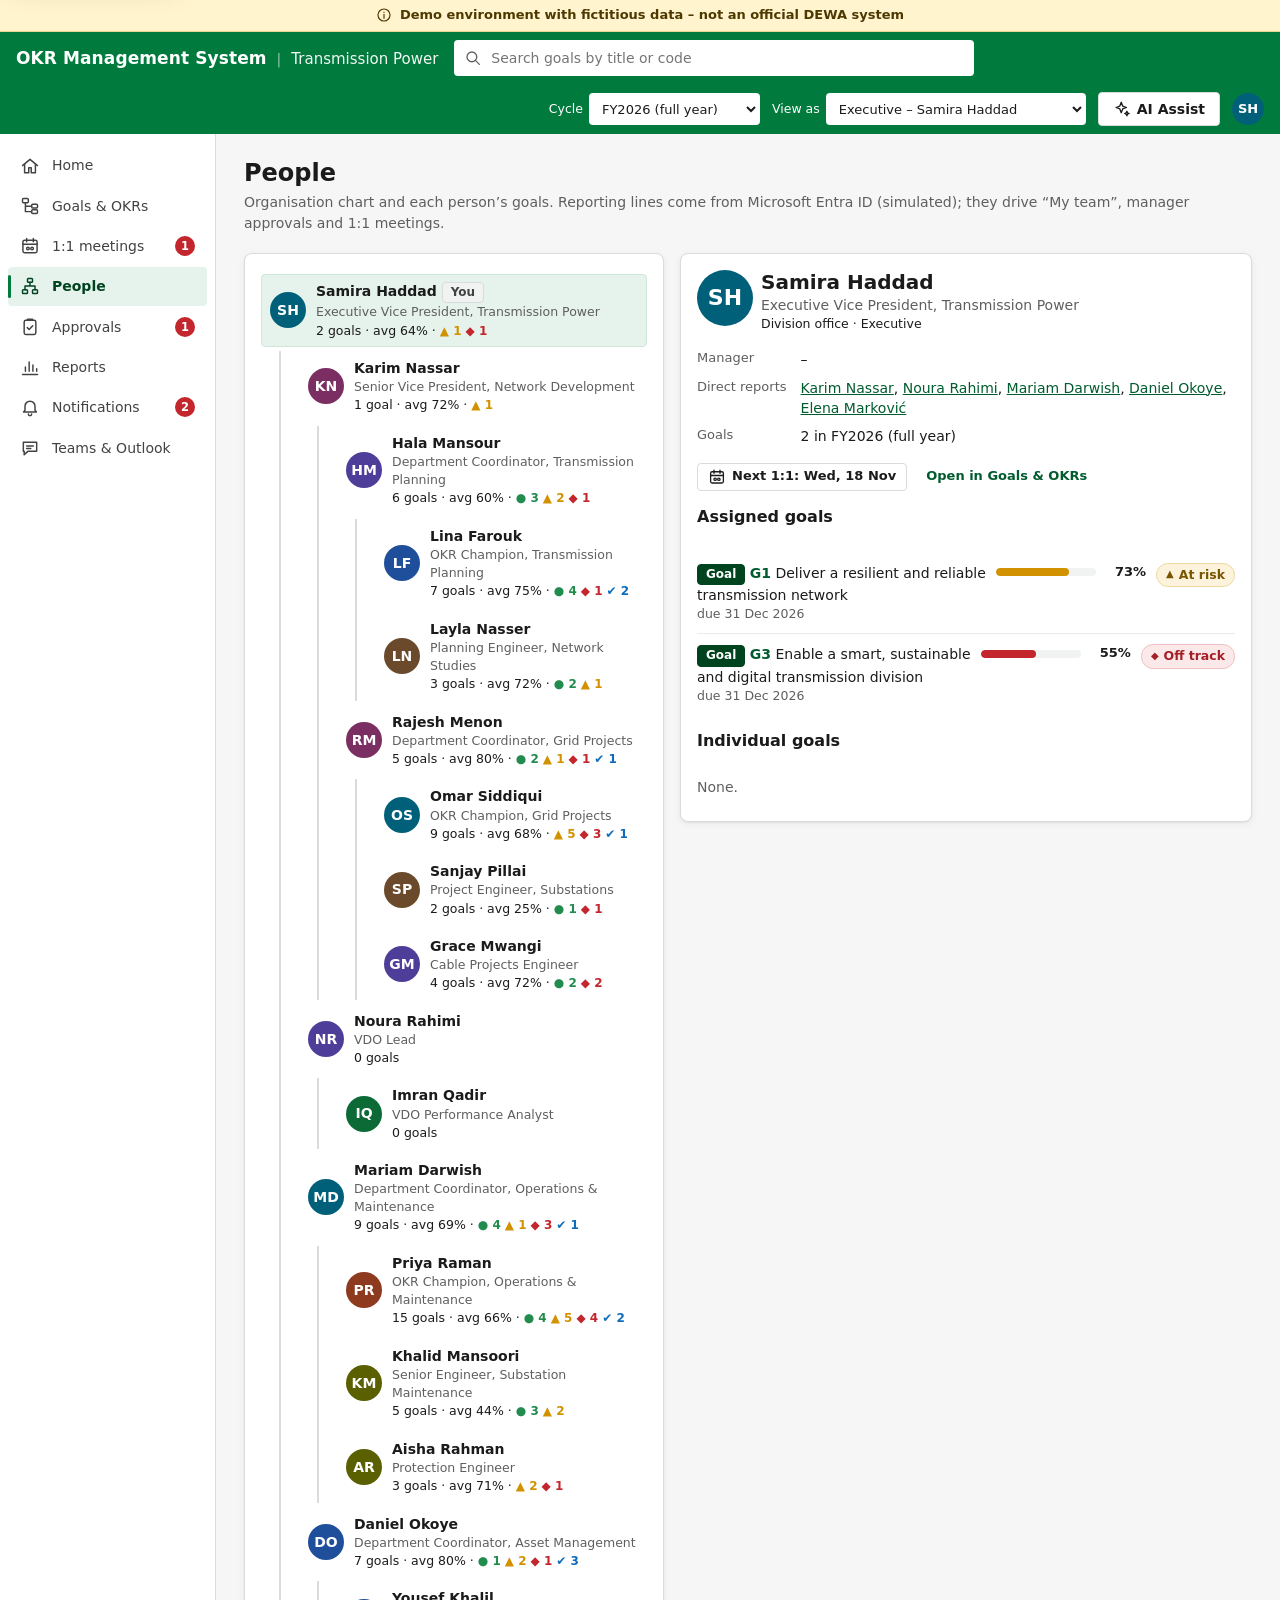
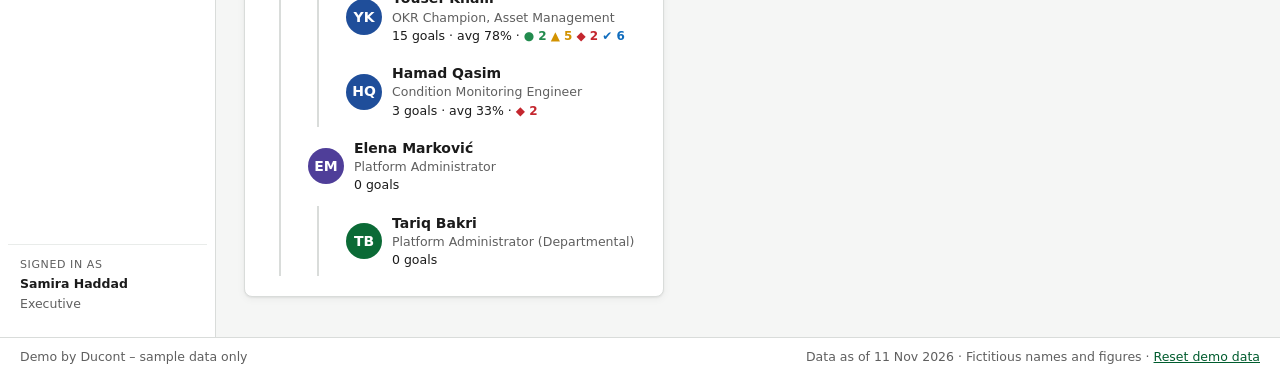
<file: people.html>
<!doctype html>
<html lang="en" dir="ltr">
<head>
  <meta charset="utf-8">
  <meta name="viewport" content="width=device-width, initial-scale=1">
  <title>People · OKR Management System</title>
  <link rel="icon" href="assets/img/favicon.svg" type="image/svg+xml">
  <link rel="stylesheet" href="assets/css/styles.css">
</head>
<body>
  <div id="app" class="app"><noscript><p>This demo needs JavaScript. Please enable it and reload the page.</p></noscript></div>
  <script src="assets/js/data.js"></script>
  <script src="assets/js/core.js"></script>
  <script src="assets/js/ui.js"></script>
  <script>
  (function () {
    'use strict';
    var O = window.OKR, U = O.ui, esc = O.esc;
    var main = U.shell('people', 'People');
    if (!main) return;
    var me = O.currentUser();
    var $ = function (x) { return document.getElementById(x); };
    var all = O.cycleOkrs();
    var selected = O.param('user') || me.id;
    if (!O.user(selected)) selected = me.id;

    function goalsOf(uid) { return all.filter(function (o) { return O.owns(o, uid); }); }
    function node(u) {
      var g = goalsOf(u.id), c = O.countByStatus(g);
      var dots = ['OnTrack', 'AtRisk', 'OffTrack', 'Completed'].filter(function (s) { return c[s]; }).map(function (s) { return '<span class="mini-status" style="color:' + O.STATUS[s].color + '" title="' + esc(O.STATUS[s].label) + '">' + O.STATUS[s].glyph + ' ' + c[s] + '</span>'; }).join(' ');
      var kids = O.directReports(u.id);
      return '<li><a href="?user=' + u.id + '" data-user="' + u.id + '" class="org-node' + (u.id === selected ? ' active' : '') + (u.id === me.id ? ' me' : '') + '"' + (u.id === selected ? ' aria-current="true"' : '') + '>' + U.avatar(u.id, 36) +
        '<span class="org-text"><strong>' + esc(u.displayName) + (u.id === me.id ? ' <span class="chip">You</span>' : '') + '</strong><span class="small muted">' + esc(u.jobTitle) + '</span>' +
        '<span class="small">' + g.length + (g.length === 1 ? ' goal' : ' goals') + (g.length ? ' · avg ' + O.pct(O.avg(g, function (o) { return o.progress; })) + ' · ' + dots : '') + '</span></span></a>' +
        (kids.length ? '<ul>' + kids.map(node).join('') + '</ul>' : '') + '</li>';
    }

    function profile(uid) {
      var u = O.user(uid), mgr = O.managerOf(uid), reports = O.directReports(uid);
      var g = goalsOf(uid), personal = g.filter(function (o) { return o.level === 'Personal'; }), assigned = g.filter(function (o) { return o.level !== 'Personal'; });
      var hidden = O.db.okrs.filter(function (o) { return o.cycleId === O.currentCycle().id && O.owns(o, uid) && !O.can.view(o); }).length;
      var shared = O.myMeetings().filter(function (m) { return (m.managerId === uid || m.employeeId === uid) && m.status === 'Scheduled'; })[0];
      var canMeet = uid !== me.id && (O.isManagerOf(me.id, uid) || (mgr && mgr.id === me.id) || (O.managerOf(me.id) || {}).id === uid);
      var list = function (items) {
        return items.length ? '<ul class="list">' + items.map(function (o) { return '<li><div class="list-main">' + U.levelChip(o.level) + ' ' + U.okrLink(o) + ' ' + U.visibilityChip(o) + '<div class="list-meta">' + U.flagChips(o) + ' due ' + O.fmtDate(o.dueDate) + '</div></div><div style="inline-size:150px">' + U.progress(o.progress, o.status, o.code) + '</div>' + U.statusBadge(o.status) + '</li>'; }).join('') + '</ul>' : '<p class="muted">None.</p>';
      };
      return '<section class="card stack" aria-labelledby="p-name"><div class="row nowrap" style="align-items:flex-start">' + U.avatar(uid, 56) + '<div style="flex:1"><h2 id="p-name" class="card-title" style="font-size:20px" tabindex="-1">' + esc(u.displayName) + '</h2><div class="muted">' + esc(u.jobTitle) + '</div>' +
        '<div class="small">' + esc((O.dept(u.departmentId) || {}).name || 'Division office') + (O.team(u.teamId) ? ' · ' + esc(O.team(u.teamId).name) : '') + ' · ' + esc(O.ROLE_LABELS[u.role]) + '</div></div></div>' +
        '<dl class="facts"><dt>Manager</dt><dd>' + (mgr ? '<a href="?user=' + mgr.id + '" data-user="' + mgr.id + '">' + esc(mgr.displayName) + '</a>' : '–') + '</dd><dt>Direct reports</dt><dd>' + (reports.length ? reports.map(function (r) { return '<a href="?user=' + r.id + '" data-user="' + r.id + '">' + esc(r.displayName) + '</a>'; }).join(', ') : '–') + '</dd>' +
        '<dt>Goals</dt><dd>' + g.length + ' in ' + esc(O.periodLabel()) + (hidden ? ' <span class="muted small">(+' + hidden + ' private goal' + (hidden > 1 ? 's' : '') + ' you cannot see)</span>' : '') + '</dd></dl>' +
        '<div class="row">' + (shared ? '<a class="btn btn-sm" href="meetings.html?id=' + shared.id + '">' + U.icon('meetings') + '<span>Next 1:1: ' + O.fmtWeekday(shared.date) + '</span></a>' : canMeet && O.can.nav('meetings') ? '<a class="btn btn-sm" href="meetings.html">' + U.icon('meetings') + '<span>Schedule a 1:1</span></a>' : '') +
        '<a class="btn btn-sm btn-subtle" href="explorer.html?scope=all&owner=' + uid + '">Open in Goals &amp; OKRs</a></div>' +
        '<h3 class="section-title">Assigned goals</h3>' + list(assigned) + '<h3 class="section-title">Individual goals</h3>' + list(personal) + '</section>';
    }

    function render() {
      var roots = O.people().filter(function (u) { return !u.managerId; });
      main.innerHTML = U.pageHeader({
        title: 'People',
        subtitle: 'Organisation chart and each person’s goals. Reporting lines come from Microsoft Entra ID (simulated); they drive “My team”, manager approvals and 1:1 meetings.',
      }) + '<div class="people-layout"><nav class="card org-wrap" aria-label="Organisation chart"><ul class="org">' + roots.map(node).join('') + '</ul></nav><div id="profile">' + profile(selected) + '</div></div>';
      document.querySelectorAll('[data-user]').forEach(function (a) {
        a.addEventListener('click', function (e) {
          e.preventDefault();
          selected = a.getAttribute('data-user');
          try { history.replaceState(null, '', '?user=' + selected); } catch (x) { /* ignore */ }
          render();
          $('p-name').focus();
        });
      });
    }
    render();
  })();
  </script>
</body>
</html>
</file>
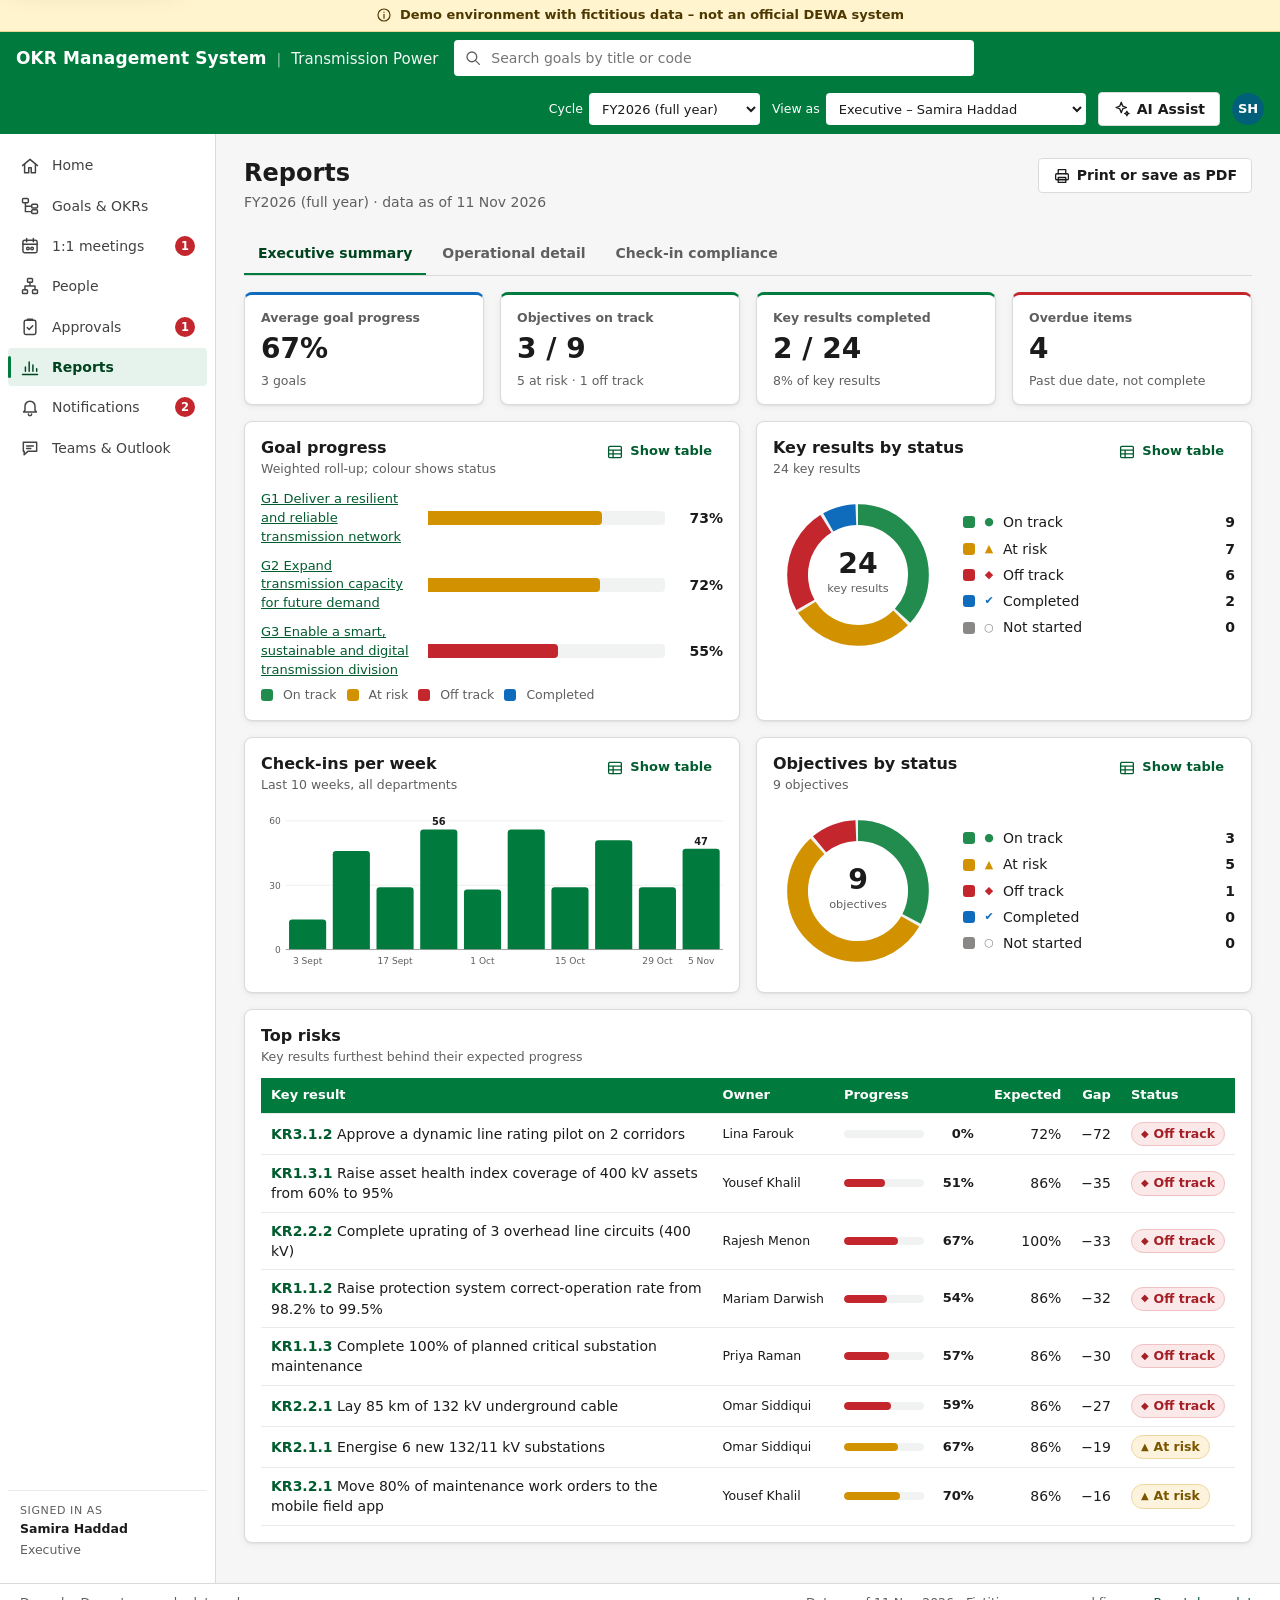
<file: reports.html>
<!doctype html>
<html lang="en" dir="ltr">
<head>
  <meta charset="utf-8">
  <meta name="viewport" content="width=device-width, initial-scale=1">
  <title>Reports · OKR Management System</title>
  <link rel="icon" href="assets/img/favicon.svg" type="image/svg+xml">
  <link rel="stylesheet" href="assets/css/styles.css">
</head>
<body>
  <div id="app" class="app"><noscript><p>This demo needs JavaScript. Please enable it and reload the page.</p></noscript></div>
  <script src="assets/js/data.js"></script>
  <script src="assets/js/core.js"></script>
  <script src="assets/js/ui.js"></script>
  <script>
  (function () {
    'use strict';
    var O = window.OKR, U = O.ui, esc = O.esc;
    var main = U.shell('reports', 'Reports');
    if (!main) return;

    var all = O.cycleOkrs();
    var of = function (l) { return all.filter(function (o) { return o.level === l; }); };
    var goals = of('Goal'), objectives = of('Objective'), krs = of('KeyResult');
    var krCounts = O.countByStatus(krs), objCounts = O.countByStatus(objectives);
    var open = all.filter(function (o) { return o.measurementType !== 'RolledUp' && o.status !== 'Completed' && o.status !== 'NotStarted'; });

    // ---------------- executive summary
    var risks = krs.filter(function (o) { return o.status === 'AtRisk' || o.status === 'OffTrack'; })
      .map(function (o) { return { o: o, gap: O.expectedProgress(o) - o.progress }; })
      .sort(function (a, b) { return b.gap - a.gap; }).slice(0, 8);
    var weeks = O.checkInsPerWeek(10);
    var exec = '<div class="grid grid-kpi" style="margin-block-end:16px">' +
      U.kpi('Average goal progress', O.pct(O.avg(goals, function (g) { return g.progress; })), goals.length + ' goals', 'info') +
      U.kpi('Objectives on track', ((objCounts.OnTrack || 0) + (objCounts.Completed || 0)) + ' / ' + objectives.length, (objCounts.AtRisk || 0) + ' at risk · ' + (objCounts.OffTrack || 0) + ' off track') +
      U.kpi('Key results completed', (krCounts.Completed || 0) + ' / ' + krs.length, O.pct(krs.length ? ((krCounts.Completed || 0) / krs.length) * 100 : 0) + ' of key results') +
      U.kpi('Overdue items', all.filter(O.isOverdue).length, 'Past due date, not complete', 'bad') + '</div>' +
      '<div class="grid grid-2" style="margin-block-end:16px">' +
      U.chartCard({
        id: 'goals', title: 'Goal progress', desc: 'Weighted roll-up; colour shows status',
        chart: U.hbars(goals.map(function (g) { return { label: g.code + ' ' + g.title, value: g.progress, status: g.status, href: 'okr.html?id=' + g.id, tip: g.code + ': ' + Math.round(g.progress) + '% · ' + O.STATUS[g.status].label }; })) +
          '<p class="chart-key">' + ['OnTrack', 'AtRisk', 'OffTrack', 'Completed'].map(function (s) { return '<span class="swatch" style="background:' + O.STATUS[s].color + '"></span>' + O.STATUS[s].label; }).join(' ') + '</p>',
        table: U.simpleTable(['Goal', 'Progress', 'Status'], goals.map(function (g) { return [esc(g.code + ' ' + g.title), Math.round(g.progress) + '%', esc(O.STATUS[g.status].label)]; }), 'Goal progress'),
      }) +
      U.chartCard({ id: 'kr-donut', title: 'Key results by status', desc: krs.length + ' key results', chart: U.statusDonut(krCounts, 'key results'), table: U.statusTable(krCounts) }) +
      U.chartCard({
        id: 'weekly', title: 'Check-ins per week', desc: 'Last 10 weeks, all departments',
        chart: U.vbars(weeks, 'check-ins'),
        table: U.simpleTable(['Week starting', 'Check-ins'], weeks.map(function (w) { return [esc(w.label), w.value]; }), 'Check-ins per week'),
      }) +
      U.chartCard({ id: 'obj-donut', title: 'Objectives by status', desc: objectives.length + ' objectives', chart: U.statusDonut(objCounts, 'objectives'), table: U.statusTable(objCounts) }) +
      '</div>' +
      '<section class="card" aria-labelledby="risk-h"><div class="card-head"><div><h2 class="card-title" id="risk-h">Top risks</h2><p class="card-desc">Key results furthest behind their expected progress</p></div></div>' +
      (risks.length ? '<div class="table-wrap"><table class="data"><thead><tr><th scope="col">Key result</th><th scope="col">Owner</th><th scope="col">Progress</th><th scope="col" class="num">Expected</th><th scope="col" class="num">Gap</th><th scope="col">Status</th></tr></thead><tbody>' +
        risks.map(function (r) {
          return '<tr><td class="cell-title">' + U.okrLink(r.o) + '</td><td class="nowrap small">' + esc((O.user(r.o.ownerId) || {}).displayName || '–') + '</td><td style="min-inline-size:150px">' + U.progress(r.o.progress, r.o.status, r.o.code) + '</td>' +
            '<td class="num">' + Math.round(O.expectedProgress(r.o)) + '%</td><td class="num">−' + Math.round(r.gap) + '</td><td>' + U.statusBadge(r.o.status) + '</td></tr>';
        }).join('') + '</tbody></table></div>' : U.empty('No key results at risk.')) + '</section>';

    // ---------------- operational
    var ops = '<form class="filters" id="ops-filters" aria-label="Filter operational report">' +
      '<label class="field"><span class="field-label">Department</span><select id="o-dept">' + U.selectOptions(O.db.departments.map(function (d) { return { value: d.id, label: d.name }; }), '', 'All departments') + '</select></label>' +
      '<label class="field"><span class="field-label">Level</span><select id="o-level">' + U.selectOptions(['KeyResult', 'Initiative', 'ActionItem'].map(function (l) { return { value: l, label: O.LEVEL_LABELS[l] }; }), '', 'Key results, initiatives and actions') + '</select></label>' +
      '<label class="field"><span class="field-label">Status</span><select id="o-status">' + U.selectOptions(O.STATUSES.map(function (s) { return { value: s, label: O.STATUS[s].label }; }), '', 'All statuses') + '</select></label>' +
      '<button type="button" class="btn" id="ops-xlsx"' + (O.can.exportData() ? '' : ' disabled title="Your role cannot export"') + '>' + U.icon('download') + '<span>Export to Excel</span></button>' +
      '<button type="button" class="btn btn-subtle" id="ops-export"' + (O.can.exportData() ? '' : ' disabled') + '>CSV</button></form>' +
      '<p class="muted" id="ops-count" aria-live="polite"></p><div class="card" style="padding:0"><div class="table-wrap" id="ops-table"></div></div>';

    // ---------------- compliance
    var comp = O.db.departments.map(function (d) {
      var items = open.filter(function (o) { return o.departmentId === d.id; });
      var recent = items.filter(function (o) { var n = O.daysSince(o.lastCheckInOn); return n !== null && n <= 14; }).length;
      return { d: d, items: items.length, recent: recent, rate: items.length ? (recent / items.length) * 100 : 0, stale: items.filter(O.isStale).length, overdue: all.filter(function (o) { return o.departmentId === d.id && O.isOverdue(o); }).length };
    });
    var compliance = '<div class="grid grid-2" style="margin-block-end:16px">' +
      U.chartCard({
        id: 'comp', title: 'Check-in compliance by department', desc: 'Open measured items with a check-in in the last 14 days',
        chart: U.hbars(comp.map(function (c) { return { label: c.d.name, value: c.rate, sub: c.recent + ' of ' + c.items + ' items', status: c.rate >= 80 ? 'OnTrack' : c.rate >= 60 ? 'AtRisk' : 'OffTrack', tip: c.d.name + ': ' + c.recent + ' of ' + c.items + ' items checked in within 14 days' }; })) +
          '<p class="chart-key"><span class="swatch" style="background:' + O.STATUS.OnTrack.color + '"></span>80% or more <span class="swatch" style="background:' + O.STATUS.AtRisk.color + '"></span>60–79% <span class="swatch" style="background:' + O.STATUS.OffTrack.color + '"></span>Below 60%</p>',
        table: U.simpleTable(['Department', 'Open items', 'Checked in (14 days)', 'Rate'], comp.map(function (c) { return [esc(c.d.name), c.items, c.recent, Math.round(c.rate) + '%']; }), 'Check-in compliance'),
      }) +
      '<section class="card" aria-labelledby="hyg-h"><h2 class="card-title" id="hyg-h" style="margin-block-end:12px">Data hygiene</h2>' +
      U.simpleTable(['Department', 'No recent check-in (' + O.db.config.reminders.staleAfterDays + '+ days)', 'Overdue'], comp.map(function (c) {
        return [esc(c.d.name), '<a href="explorer.html?dept=' + c.d.id + '&flag=stale">' + c.stale + '</a>', '<a href="explorer.html?dept=' + c.d.id + '&flag=overdue">' + c.overdue + '</a>'];
      }), 'Stale and overdue items by department') +
      '<p class="small muted" style="margin-block-start:10px">Reminders go out every ' + esc(O.db.config.reminders.reminderDay) + '. ' + (O.db.config.reminders.escalationEnabled ? 'Items without an update for ' + O.db.config.reminders.escalateAfterDays + ' days are escalated to the ' + esc(O.ROLE_LABELS[O.db.config.reminders.escalateToRole]) + '.' : 'Escalation is off.') + '</p></section></div>';

    var tab = function (key, label) { return '<button type="button" role="tab" id="tab-' + key + '" data-tab="' + key + '" aria-controls="panel-' + key + '">' + label + '</button>'; };
    var panel = function (key, html) { return '<div role="tabpanel" id="panel-' + key + '" data-panel="' + key + '" aria-labelledby="tab-' + key + '">' + html + '</div>'; };
    main.innerHTML = U.pageHeader({
      title: 'Reports',
      subtitle: esc(O.periodLabel()) + ' · data as of ' + O.fmtDate(O.asOf.toISOString()),
      actions: '<button type="button" class="btn" id="print">' + U.icon('print') + '<span>Print or save as PDF</span></button>',
    }) +
    '<section id="tabs"><div class="tablist" role="tablist" aria-label="Report">' + tab('exec', 'Executive summary') + tab('ops', 'Operational detail') + tab('comp', 'Check-in compliance') + '</div>' +
    panel('exec', exec) + panel('ops', ops) + panel('comp', compliance) + '</section>';
    U.tabs(document.getElementById('tabs'));

    // operational table behaviour
    var $ = function (x) { return document.getElementById(x); };
    function opsRows() {
      var dept = $('o-dept').value, level = $('o-level').value, status = $('o-status').value;
      return all.filter(function (o) {
        return (level ? o.level === level : ['KeyResult', 'Initiative', 'ActionItem'].indexOf(o.level) >= 0) && (!dept || o.departmentId === dept) && (!status || o.status === status);
      });
    }
    function renderOps() {
      var rows = opsRows();
      $('ops-count').textContent = rows.length + ' items';
      $('ops-table').innerHTML = rows.length ? '<table class="data"><thead><tr><th scope="col">Item</th><th scope="col">Dept</th><th scope="col">Owner</th><th scope="col" class="num">Current</th><th scope="col" class="num">Target</th><th scope="col">Progress</th><th scope="col">Status</th><th scope="col">Last check-in</th><th scope="col">Due</th></tr></thead><tbody>' +
        rows.map(function (o) {
          var rolled = o.measurementType === 'RolledUp';
          return '<tr><td class="cell-title">' + U.levelChip(o.level) + ' ' + U.okrLink(o) + ' ' + U.flagChips(o) + '</td><td class="small">' + esc((O.dept(o.departmentId) || {}).code || '–') + '</td><td class="nowrap small">' + esc((O.user(o.ownerId) || {}).displayName || '–') + '</td>' +
            '<td class="num nowrap">' + (rolled ? '–' : esc(O.fmtValue(o, o.current))) + '</td><td class="num nowrap">' + (rolled ? '–' : esc(O.fmtValue(o, o.target))) + '</td><td style="min-inline-size:140px">' + U.progress(o.progress, o.status, o.code) + '</td><td>' + U.statusBadge(o.status) + '</td>' +
            '<td class="nowrap small">' + O.fmtRelative(o.lastCheckInOn) + '</td><td class="nowrap small">' + O.fmtDate(o.dueDate) + '</td></tr>';
        }).join('') + '</tbody></table>' : U.empty('No items match.');
    }
    ['o-dept', 'o-level', 'o-status'].forEach(function (x) { $(x).addEventListener('change', renderOps); });
    var opsColumns = [
      { label: 'Code', value: function (o) { return o.code; }, width: 10 },
      { label: 'Goal type', value: function (o) { return O.LEVEL_LABELS[o.level]; }, width: 14 },
      { label: 'Title', value: function (o) { return o.title; }, width: 60 },
      { label: 'Department', value: function (o) { return (O.dept(o.departmentId) || {}).name || ''; }, width: 24 },
      { label: 'Owner', value: function (o) { return (O.user(o.ownerId) || {}).displayName || ''; }, width: 20 },
      { label: 'Current', value: function (o) { return o.measurementType === 'RolledUp' ? '' : Number(o.current); }, width: 12 },
      { label: 'Target', value: function (o) { return o.measurementType === 'RolledUp' ? '' : Number(o.target); }, width: 12 },
      { label: 'Unit', value: function (o) { return o.measurementType === 'RolledUp' ? '%' : o.unit; }, width: 10 },
      { label: 'Progress %', value: function (o) { return Math.round(o.progress); }, width: 11 },
      { label: 'Status', value: function (o) { return O.STATUS[o.status].label; }, width: 12 },
      { label: 'Last update', value: function (o) { return o.lastCheckInOn ? o.lastCheckInOn.slice(0, 10) : ''; }, width: 13 },
      { label: 'Due', value: function (o) { return o.dueDate; }, width: 12 },
      { label: 'Flags', value: function (o) { return O.flags(o).join('; '); }, width: 20 },
    ];
    $('ops-xlsx').addEventListener('click', function () {
      var rows = opsRows();
      O.downloadXlsx('okr-operational-report-' + O.prefs.period + '.xlsx', 'Operational ' + O.currentCycle().name, rows, opsColumns);
      O.logExport('Operational report', 'Excel');
      U.toast('Exported ' + rows.length + ' rows to Excel', 'success');
    });
    $('ops-export').addEventListener('click', function () {
      var rows = opsRows();
      O.downloadCsv('okr-operational-report-' + O.prefs.period + '.csv', O.toCsv(rows, [
        { label: 'Code', value: function (o) { return o.code; } },
        { label: 'Level', value: function (o) { return O.LEVEL_LABELS[o.level]; } },
        { label: 'Title', value: function (o) { return o.title; } },
        { label: 'Department', value: function (o) { return (O.dept(o.departmentId) || {}).name || ''; } },
        { label: 'Owner', value: function (o) { return (O.user(o.ownerId) || {}).displayName || ''; } },
        { label: 'Current', value: function (o) { return o.measurementType === 'RolledUp' ? '' : o.current; } },
        { label: 'Target', value: function (o) { return o.measurementType === 'RolledUp' ? '' : o.target; } },
        { label: 'Unit', value: function (o) { return o.measurementType === 'RolledUp' ? '' : o.unit; } },
        { label: 'Progress %', value: function (o) { return Math.round(o.progress); } },
        { label: 'Status', value: function (o) { return O.STATUS[o.status].label; } },
        { label: 'Last check-in', value: function (o) { return o.lastCheckInOn ? o.lastCheckInOn.slice(0, 10) : ''; } },
        { label: 'Due', value: function (o) { return o.dueDate; } },
        { label: 'Flags', value: function (o) { return O.flags(o).join('; '); } },
      ]));
      O.logExport('Operational report');
      U.toast('Exported ' + rows.length + ' rows to CSV', 'success');
    });
    $('print').addEventListener('click', function () { window.print(); });
    renderOps();
  })();
  </script>
</body>
</html>
</file>
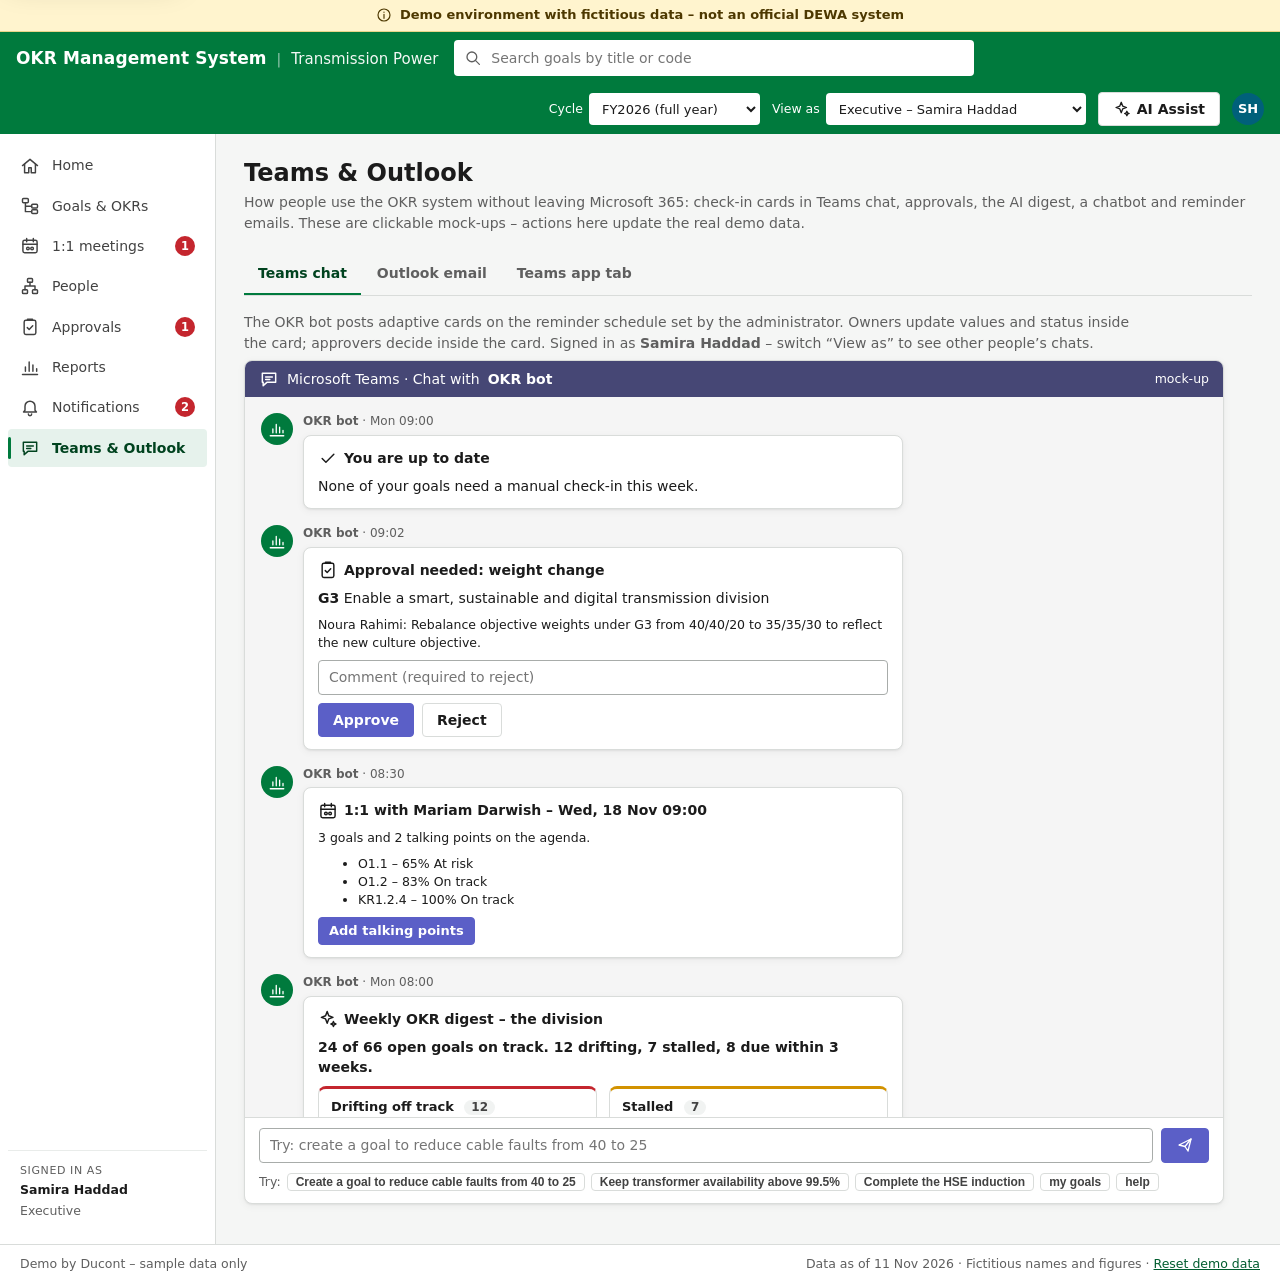
<file: teams.html>
<!doctype html>
<html lang="en" dir="ltr">
<head>
  <meta charset="utf-8">
  <meta name="viewport" content="width=device-width, initial-scale=1">
  <title>Teams &amp; Outlook · OKR Management System</title>
  <link rel="icon" href="assets/img/favicon.svg" type="image/svg+xml">
  <link rel="stylesheet" href="assets/css/styles.css">
</head>
<body>
  <div id="app" class="app"><noscript><p>This demo needs JavaScript. Please enable it and reload the page.</p></noscript></div>
  <script src="assets/js/data.js"></script>
  <script src="assets/js/core.js"></script>
  <script src="assets/js/ui.js"></script>
  <script>
  (function () {
    'use strict';
    var O = window.OKR, U = O.ui, esc = O.esc;
    var main = U.shell('teams', 'Teams & Outlook');
    if (!main) return;
    var me = O.currentUser();
    var $ = function (x) { return document.getElementById(x); };
    var cfg = O.db.config;
    var chatLog = []; // chatbot conversation, kept for this page view only

    function dueGoals() {
      return O.db.okrs.filter(function (o) {
        return o.cycleId === O.activeCycle().id && O.owns(o, me.id) && !o.closedState && o.status !== 'Completed' && ['RolledUp', 'Tasks'].indexOf(o.measurementType) < 0 && !o.dataSource;
      }).sort(function (a, b) { return (O.isStale(b) - O.isStale(a)) || (O.isOverdue(b) - O.isOverdue(a)) || (a.dueDate < b.dueDate ? -1 : 1); }).slice(0, 3);
    }
    var BOT = '<span class="bot-avatar" aria-hidden="true">' + U.icon('reports') + '</span>';
    function botMsg(time, html) { return '<div class="msg-row">' + BOT + '<div><div class="msg-meta"><strong>OKR bot</strong> · ' + esc(time) + '</div>' + html + '</div></div>'; }

    function checkinCard() {
      var goals = dueGoals();
      if (!goals.length) return '<div class="acard"><div class="acard-title">' + U.icon('check') + ' You are up to date</div><p>None of your goals need a manual check-in this week.</p></div>';
      return '<form class="acard" id="ci-card" novalidate><div class="acard-title">' + U.icon('checkin') + ' Check-in reminder (' + esc((O.myPrefs().reminderFrequency || cfg.reminders.interval || 'regular').toLowerCase()) + ')</div>' +
        '<p class="small">Hi ' + esc(me.displayName.split(' ')[0]) + ', ' + goals.length + ' of your goals need an update. Reply right here – no need to open the app.</p>' +
        goals.map(function (o, i) {
          var input = o.measurementType === 'Binary'
            ? '<label class="sr-only" for="cv-' + i + '">' + esc(o.code) + ' done?</label><select id="cv-' + i + '" data-goal="' + o.id + '" data-kind="value">' + U.selectOptions([{ value: '0', label: 'Not done yet' }, { value: '1', label: 'Done' }], o.current >= 1 ? '1' : '0') + '</select>'
            : '<label class="sr-only" for="cv-' + i + '">New value for ' + esc(o.code) + ' (' + esc(o.unit || 'value') + ')</label><input type="number" step="any" id="cv-' + i + '" data-goal="' + o.id + '" data-kind="value" value="' + esc(o.current) + '"><span class="small muted">' + esc(o.unit || '') + ' · target ' + esc(O.fmtTarget(o)) + '</span>';
          return '<div class="acard-goal"><div><strong>' + esc(o.code) + '</strong> ' + esc(o.title) + '</div><div class="small muted">' + O.pct(o.progress) + ' · ' + esc(O.STATUS[o.status].label) + ' · last update ' + O.fmtRelative(o.lastCheckInOn) + '</div>' +
            '<div class="acard-inputs">' + input + '<label class="sr-only" for="cs-' + i + '">Status for ' + esc(o.code) + '</label><select id="cs-' + i + '" data-goal="' + o.id + '" data-kind="status">' + U.selectOptions([{ value: '', label: 'Status: suggested' }].concat(['OnTrack', 'AtRisk', 'OffTrack'].map(function (s) { return { value: s, label: O.STATUS[s].label }; }))) + '</select></div>' +
            '<label class="sr-only" for="cn-' + i + '">Comment for ' + esc(o.code) + '</label><input type="text" id="cn-' + i + '" data-goal="' + o.id + '" data-kind="note" placeholder="What changed? Any blockers?"></div>';
        }).join('') + '<div class="row"><button type="submit" class="btn btn-teams">Submit update</button><a class="btn btn-sm btn-subtle" href="checkin.html">Open in the app</a></div></form>';
    }
    function approvalCards() {
      return O.pendingForMe().slice(0, 2).map(function (a) {
        var o = O.okr(a.okrId), by = O.user(a.requestedById);
        return botMsg('09:02', '<form class="acard" data-approval="' + a.id + '" novalidate><div class="acard-title">' + U.icon('approvals') + ' Approval needed: ' + esc(O.REQUEST_TYPES[a.requestType].toLowerCase()) + '</div>' +
          '<p><strong>' + esc(o.code) + '</strong> ' + esc(o.title) + '</p><p class="small">' + esc(by.displayName) + ': ' + esc(a.summary) + '</p>' +
          '<label class="sr-only" for="ac-' + a.id + '">Comment</label><input type="text" id="ac-' + a.id + '" placeholder="Comment (required to reject)">' +
          '<div class="row"><button type="submit" class="btn btn-teams" data-decision="Approved">Approve</button><button type="submit" class="btn" data-decision="Rejected">Reject</button></div></form>');
      }).join('');
    }
    function digestCard() {
      if (!cfg.ai.enabled || !cfg.ai.features.agentDigest) return '';
      var sc = O.digestScope();
      return botMsg('Mon 08:00', '<div class="acard"><div class="acard-title">' + U.icon('ai') + ' Weekly OKR digest – ' + esc(sc.label) + '</div>' + U.insightsHtml(O.insights(sc.items), 2) + '</div>');
    }
    function meetingCard() {
      var m = O.myMeetings().filter(function (x) { return x.status === 'Scheduled' && O.daysSince(x.date) <= 0; })[0];
      if (!m) return '';
      var other = O.user(m.managerId === me.id ? m.employeeId : m.managerId);
      return botMsg('08:30', '<div class="acard"><div class="acard-title">' + U.icon('meetings') + ' 1:1 with ' + esc(other.displayName) + ' – ' + O.fmtWeekday(m.date) + ' ' + O.fmtTime(m.date) + '</div><p class="small">' + m.goalIds.length + ' goals and ' + m.agenda.length + ' talking points on the agenda.</p>' +
        '<ul class="small">' + m.goalIds.slice(0, 3).map(function (g) { var o = O.okr(g); return o ? '<li>' + esc(o.code) + ' – ' + O.pct(o.progress) + ' ' + esc(O.STATUS[o.status].label) + '</li>' : ''; }).join('') + '</ul>' +
        '<div class="row"><a class="btn btn-sm btn-teams" href="meetings.html?id=' + m.id + '">Add talking points</a></div></div>');
    }

    function chatPanel() {
      var log = chatLog.map(function (c) { return c.me ? '<div class="msg-row mine"><div><div class="msg-meta">You</div><div class="bubble">' + esc(c.text) + '</div></div></div>' : botMsg('now', c.html); }).join('');
      return '<div class="teams-frame" aria-label="Microsoft Teams chat (mock-up)"><div class="teams-top"><span>' + U.icon('teams') + ' Microsoft Teams · Chat with <strong>OKR bot</strong></span><span class="small">mock-up</span></div>' +
        '<div class="teams-chat" id="chat" aria-live="polite">' +
        (cfg.reminders.channels && cfg.reminders.channels.teams === false ? '<p class="msg msg-warning small">Teams reminders are switched off in Administration › Reminders.</p>' : botMsg('Mon 09:00', checkinCard())) +
        approvalCards() + meetingCard() + digestCard() + log + '</div>' +
        (cfg.ai.enabled && cfg.ai.features.chatbot ? '<form class="teams-compose" id="compose" novalidate><label class="sr-only" for="say">Message the OKR bot</label><input type="text" id="say" placeholder="Try: create a goal to reduce cable faults from 40 to 25" autocomplete="off"><button type="submit" class="btn btn-teams" aria-label="Send">' + U.icon('send') + '</button></form>' +
          '<div class="chips-row small"><span class="muted">Try:</span> ' + ['Create a goal to reduce cable faults from 40 to 25', 'Keep transformer availability above 99.5%', 'Complete the HSE induction', 'my goals', 'help'].map(function (s) { return '<button type="button" class="chip suggestion" data-say="' + esc(s) + '">' + esc(s) + '</button>'; }).join(' ') + '</div>' : '') + '</div>';
    }

    function emailPanel() {
      var goals = O.db.okrs.filter(function (o) { return O.owns(o, me.id) && o.cycleId === O.activeCycle().id && !o.closedState && o.status !== 'Completed'; }).slice(0, 5);
      var p = O.myPrefs(), r = cfg.reminders;
      return '<div class="mail-frame" aria-label="Outlook email (mock-up)"><div class="mail-head"><div class="mail-subject">Your check-in is due – ' + goals.length + ' goals need an update</div>' +
        '<div class="small"><strong>OKR Management System</strong> &lt;okr-noreply@example.com&gt;</div><div class="small muted">To: ' + esc(me.displayName) + ' &lt;' + esc(me.email) + '&gt; · ' + esc(r.reminderDay) + ' ' + esc(r.checkInTime || '09:00') + ' (' + esc(r.timeZone || 'GST') + ')</div></div>' +
        '<div class="mail-body"><p>Hello ' + esc(me.displayName.split(' ')[0]) + ',</p><p>It is time for your ' + esc((p.reminderFrequency || r.interval || '').toLowerCase()) + ' goal check-in. Here is where your goals stand:</p>' +
        (goals.length ? '<table class="mail-table"><thead><tr><th>Goal</th><th>Progress</th><th>Status</th><th>Last update</th><th></th></tr></thead><tbody>' + goals.map(function (o) {
          return '<tr><td><strong>' + esc(o.code) + '</strong> ' + esc(o.title) + '</td><td>' + O.pct(o.progress) + '</td><td>' + esc(O.STATUS[o.status].label) + '</td><td>' + O.fmtRelative(o.lastCheckInOn) + '</td><td><a href="' + (o.measurementType === 'Tasks' ? 'okr.html?id=' + o.id + '&tab=tasks' : 'checkin.html?id=' + o.id) + '">Update</a></td></tr>';
        }).join('') + '</tbody></table>' : '<p>You have no open goals. </p>') +
        '<p><a class="btn btn-primary" href="checkin.html">Open my check-ins</a></p><p class="small muted">Prefer Teams? You can reply to the same reminder in the Teams chat. Change how often you get reminders in <a href="notifications.html?tab=prefs">your preferences</a>' + (r.usersCanOverride ? '' : ' (your administrator has fixed the schedule)') + '.</p>' +
        '<p class="small muted">Demo by Ducont – fictitious data. Sent by the OKR Management System.</p></div></div>';
    }

    function tabPanelIntro(text) { return '<p class="muted" style="max-inline-size:900px">' + text + '</p>'; }
    main.innerHTML = U.pageHeader({
      title: 'Teams & Outlook',
      subtitle: 'How people use the OKR system without leaving Microsoft 365: check-in cards in Teams chat, approvals, the AI digest, a chatbot and reminder emails. These are clickable mock-ups – actions here update the real demo data.',
    }) +
    '<section id="tabs"><div class="tablist" role="tablist" aria-label="Surface">' + U.tabButton('chat', 'Teams chat') + U.tabButton('email', 'Outlook email') + U.tabButton('tab', 'Teams app tab') + '</div>' +
    U.tabPanel('chat', tabPanelIntro('The OKR bot posts adaptive cards on the reminder schedule set by the administrator. Owners update values and status inside the card; approvers decide inside the card. Signed in as <strong>' + esc(me.displayName) + '</strong> – switch “View as” to see other people’s chats.') + '<div id="chat-wrap">' + chatPanel() + '</div>') +
    U.tabPanel('email', tabPanelIntro('The same reminder goes by email when the email channel is on. Links open the check-in form.') + emailPanel()) +
    U.tabPanel('tab', tabPanelIntro('The full application is pinned as a personal app and as a channel tab in Teams, so the pages of this demo are what people see inside Teams.') +
      '<div class="teams-frame"><div class="teams-top"><span>' + U.icon('teams') + ' Microsoft Teams · <strong>OKR</strong> app</span><span class="small">mock-up</span></div><div class="tab-preview"><iframe title="OKR app inside a Teams tab (preview)" src="index.html" loading="lazy"></iframe></div></div>') + '</section>';
    U.tabs($('tabs'));
    bindChat();

    function bindChat() {
      var form = $('ci-card');
      if (form) form.addEventListener('submit', function (e) {
        e.preventDefault();
        var done = [];
        dueGoals().forEach(function (o) {
          var val = form.querySelector('[data-goal="' + o.id + '"][data-kind="value"]').value;
          var st = form.querySelector('[data-goal="' + o.id + '"][data-kind="status"]').value;
          var note = form.querySelector('[data-goal="' + o.id + '"][data-kind="note"]').value.trim();
          if (val === '' || (Number(val) === Number(o.current) && !note && !st)) return;
          O.addCheckIn({ okrId: o.id, value: Number(val), status: st || null, narrative: note || 'Updated from Teams.', confidence: null, channel: 'Microsoft Teams' });
          done.push(o.code + ' → ' + O.pct(o.progress) + ' (' + O.STATUS[o.status].label + ')');
        });
        form.outerHTML = '<div class="acard acard-done"><div class="acard-title">' + U.icon('check') + ' Thanks, ' + esc(me.displayName.split(' ')[0]) + '!</div>' + (done.length ? '<p>Updated: ' + esc(done.join(', ')) + '. Parent goals were recalculated.</p>' : '<p>No changes – nothing was saved.</p>') + '</div>';
        if (done.length) U.toast('Check-in saved from Teams', 'success', done.join(', '));
      });
      document.querySelectorAll('[data-approval]').forEach(function (f) {
        var decision = 'Approved';
        f.querySelectorAll('[data-decision]').forEach(function (b) { b.addEventListener('click', function () { decision = b.getAttribute('data-decision'); }); });
        f.addEventListener('submit', function (e) {
          e.preventDefault();
          var input = f.querySelector('input');
          if (decision === 'Rejected' && !input.value.trim()) { input.setAttribute('aria-invalid', 'true'); input.placeholder = 'A comment is required to reject'; input.focus(); return; }
          O.decide(f.getAttribute('data-approval'), decision, input.value.trim());
          f.outerHTML = '<div class="acard acard-done"><div class="acard-title">' + U.icon('check') + ' ' + esc(decision) + ' by ' + esc(me.displayName) + '</div><p class="small">The requester has been notified.</p></div>';
          U.refreshNav();
        });
      });
      var compose = $('compose');
      if (compose) {
        compose.addEventListener('submit', function (e) { e.preventDefault(); say($('say').value); });
        document.querySelectorAll('[data-say]').forEach(function (b) { b.addEventListener('click', function () { say(b.getAttribute('data-say')); }); });
      }
      var created = document.querySelectorAll('[data-create-goal]');
      created.forEach(function (b) {
        b.addEventListener('click', function () {
          var p = JSON.parse(b.getAttribute('data-create-goal'));
          var level = O.can.create(p.level) ? p.level : (O.can.create('Personal') ? 'Personal' : null);
          if (!level) { U.toast('Your role cannot create goals', 'error'); return; }
          var cyc = O.activeCycle();
          var o = O.createOkr({ level: level, parentId: null, title: p.title, description: '', ownerId: me.id, departmentId: me.departmentId || 'd-om', teamId: me.teamId || null,
            visibility: level === 'Personal' && cfg.permissions.privateByDefault ? 'Private' : 'Public', measurementType: p.measurementType, unit: p.unit, baseline: p.baseline, target: p.target,
            weight: 10, startDate: cyc.startDate, dueDate: cyc.endDate, labels: [], contributesToParent: false }, true);
          chatLog.push({ html: '<div class="acard acard-done"><div class="acard-title">' + U.icon('check') + ' Created ' + esc(o.code) + '</div><p class="small">' + esc(O.LEVEL_LABELS[o.level]) + ' “' + esc(o.title) + '”. ' + (o.approvalState === 'PendingApproval' ? 'Sent for approval.' : '') + ' <a href="okr.html?id=' + o.id + '">Open it</a> to align it to a parent goal.</p></div>' });
          rerenderChat();
        });
      });
    }
    function rerenderChat() { $('chat-wrap').innerHTML = chatPanel(); bindChat(); var c = $('chat'); c.scrollTop = c.scrollHeight; if ($('say')) $('say').focus(); }
    function say(text) {
      text = (text || '').trim();
      if (!text) return;
      chatLog.push({ me: true, text: text });
      var t = text.toLowerCase(), reply;
      if (t === 'help') reply = '<div class="acard"><p class="small">I can create a goal from a sentence (“create a goal to …”, “keep … above …”), list <strong>my goals</strong>, and send your check-in reminders. Everything I create still follows your organisation’s approval rules.</p></div>';
      else if (t === 'my goals') {
        var g = O.myGoals(O.db.okrs.filter(function (o) { return o.cycleId === O.activeCycle().id; }));
        reply = '<div class="acard"><div class="acard-title">Your goals (' + g.length + ')</div>' + (g.length ? '<ul class="small">' + g.slice(0, 8).map(function (o) { return '<li><a href="okr.html?id=' + o.id + '">' + esc(o.code) + '</a> ' + esc(o.title) + ' – ' + O.pct(o.progress) + ', ' + esc(O.STATUS[o.status].label) + '</li>'; }).join('') + '</ul>' : '<p class="small">You have no goals yet.</p>') + '</div>';
      } else {
        var p = O.aiParseGoal(text);
        var level = O.can.create('Personal') ? 'Personal' : p.level; // quick-create as an individual goal; "Edit details first" lets people pick a parent and type
        reply = '<div class="acard"><div class="acard-title">' + U.icon('ai') + ' Here is the goal I understood</div><dl class="facts small"><dt>Title</dt><dd>' + esc(p.title) + '</dd><dt>Type</dt><dd>' + esc(O.LEVEL_LABELS[level]) + '</dd><dt>Measured as</dt><dd>' + esc(O.MEASUREMENT_LABELS[p.measurementType]) + '</dd>' +
          (p.measurementType !== 'Binary' ? '<dt>Baseline → target</dt><dd>' + esc(p.baseline + ' → ' + p.target + (p.unit ? ' ' + p.unit : '')) + '</dd>' : '') + '<dt>Owner</dt><dd>' + esc(me.displayName) + '</dd></dl>' +
          '<div class="row"><button type="button" class="btn btn-sm btn-teams" data-create-goal="' + esc(JSON.stringify(Object.assign({}, p, { level: level }))) + '">Create goal</button><a class="btn btn-sm" href="okr-edit.html?level=' + (O.can.create(p.level) ? p.level : level) + '&title=' + encodeURIComponent(p.title) + '&measurementType=' + p.measurementType + '&baseline=' + p.baseline + '&target=' + p.target + '&unit=' + encodeURIComponent(p.unit) + '">Edit details first</a></div></div>';
      }
      chatLog.push({ html: reply });
      rerenderChat();
    }
  })();
  </script>
</body>
</html>
</file>
<file: assets/css/styles.css>
/* OKR Management System demo - single stylesheet.
 * Brand colour and all tokens live in :root. Layout uses logical properties (inline/block)
 * so the pages also work right-to-left: add ?dir=rtl to any page URL.
 */
:root {
  --brand: #007A3D;
  --brand-dark: #005C2E;
  --brand-darker: #00431F;
  --brand-tint: #E6F2EC;
  --brand-tint-2: #CFE6DA;

  --ink: #1B1B1B;
  --ink-2: #424242;
  --ink-3: #5F5F5F;
  --line: #D9DCDA;
  --line-2: #E9ECEA;
  --surface: #FFFFFF;
  --surface-2: #F1F3F2;
  --page: #F5F6F5;
  --focus: #0F6CBD;

  --on-track: #228B4E;
  --at-risk: #D29200;
  --off-track: #C4262E;
  --completed: #0F6CBD;
  --not-started: #8A8886;

  --radius: 8px;
  --radius-sm: 4px;
  --shadow: 0 1px 2px rgba(0, 0, 0, .06), 0 2px 8px rgba(0, 0, 0, .05);
  --shadow-lg: 0 8px 32px rgba(0, 0, 0, .18);
  --font: "Segoe UI", "Segoe UI Web (West European)", system-ui, -apple-system, "Helvetica Neue", Arial, sans-serif;
  --nav-w: 216px;
}

*, *::before, *::after { box-sizing: border-box; }
[hidden] { display: none !important; }
html { -webkit-text-size-adjust: 100%; }
body { margin: 0; font-family: var(--font); font-size: 14px; line-height: 1.45; color: var(--ink); background: var(--page); }
a { color: var(--brand-dark); }
a:hover { color: var(--brand-darker); }
h1, h2, h3, h4 { margin: 0; line-height: 1.25; }
p { margin: 0 0 .5em; }
:focus-visible { outline: 2px solid var(--focus); outline-offset: 2px; }
.sr-only { position: absolute !important; inline-size: 1px; block-size: 1px; padding: 0; margin: -1px; overflow: hidden; clip: rect(0 0 0 0); white-space: nowrap; border: 0; }
.icon { inline-size: 20px; block-size: 20px; flex: none; fill: none; stroke: currentColor; stroke-width: 1.75; stroke-linecap: round; stroke-linejoin: round; }
.muted { color: var(--ink-3); }
.small { font-size: 12.5px; }
.nowrap { white-space: nowrap; }
.row { display: flex; flex-wrap: wrap; align-items: center; gap: 8px; }
.stack { display: flex; flex-direction: column; gap: 16px; }
.stack-sm { display: flex; flex-direction: column; gap: 8px; }
.grid { display: grid; gap: 16px; }
.grid-2 { grid-template-columns: repeat(2, minmax(0, 1fr)); }
.grid-3 { grid-template-columns: repeat(3, minmax(0, 1fr)); }
.grid-kpi { grid-template-columns: repeat(auto-fit, minmax(170px, 1fr)); }
.span-2 { grid-column: span 2; }
noscript p { padding: 24px; }

/* ------------------------------------------------------------------ shell */
.app { min-block-size: 100vh; display: flex; flex-direction: column; }
.skip-link { position: absolute; inset-inline-start: 8px; inset-block-start: -60px; z-index: 100; background: var(--surface); color: var(--ink); padding: 8px 12px; border-radius: var(--radius-sm); box-shadow: var(--shadow-lg); }
.skip-link:focus { inset-block-start: 8px; }
.demo-banner { display: flex; align-items: center; justify-content: center; gap: 8px; padding: 6px 16px; background: #FFF4CE; color: #4D3800; border-block-end: 1px solid #E8D48A; font-size: 13px; font-weight: 600; text-align: center; }
.demo-banner .icon { inline-size: 16px; block-size: 16px; }
.topbar { display: flex; align-items: center; gap: 16px; padding: 8px 16px; background: var(--brand); color: #fff; flex-wrap: wrap; }
.wordmark { display: flex; align-items: baseline; gap: 10px; color: #fff; text-decoration: none; white-space: nowrap; }
.wordmark:hover { color: #fff; }
.wm-main { font-size: 17px; font-weight: 700; letter-spacing: .1px; }
.wm-divider { opacity: .6; }
.wm-sub { font-size: 15px; font-weight: 400; opacity: .95; }
.topbar-search { flex: 1 1 260px; max-inline-size: 520px; position: relative; display: flex; align-items: center; }
.topbar-search .icon { position: absolute; inset-inline-start: 10px; color: var(--ink-3); inline-size: 18px; block-size: 18px; pointer-events: none; }
.topbar-search input[type="search"] { inline-size: 100%; padding-block: 7px; padding-inline-start: 36px; padding-inline-end: 12px; border: 1px solid transparent; border-radius: var(--radius-sm); font: inherit; background: #fff; color: var(--ink); }
.topbar-search input:focus { outline: 2px solid #fff; outline-offset: 1px; }
.topbar-controls { display: flex; align-items: center; gap: 12px; margin-inline-start: auto; flex-wrap: wrap; }
.topbar-field { display: flex; align-items: center; gap: 6px; font-size: 12.5px; }
.topbar-field select { font: inherit; font-size: 13px; padding: 5px 8px; border-radius: var(--radius-sm); border: 1px solid transparent; background: #fff; color: var(--ink); max-inline-size: 260px; }
.topbar :focus-visible { outline-color: #fff; }
.me { display: inline-flex; }
.btn-ai { background: rgba(255, 255, 255, .14); color: #fff; border-color: rgba(255, 255, 255, .55); }
.btn-ai:hover { background: rgba(255, 255, 255, .26); color: #fff; }

.app-body { flex: 1; display: flex; min-block-size: 0; }
.navrail { flex: none; inline-size: var(--nav-w); background: var(--surface); border-inline-end: 1px solid var(--line); padding: 12px 8px; display: flex; flex-direction: column; gap: 12px; }
.navrail ul { list-style: none; margin: 0; padding: 0; display: flex; flex-direction: column; gap: 2px; }
.nav-link { position: relative; display: flex; align-items: center; gap: 12px; padding: 9px 12px; border-radius: var(--radius-sm); color: var(--ink-2); text-decoration: none; font-weight: 500; }
.nav-link:hover { background: var(--surface-2); color: var(--ink); }
.nav-link.active { background: var(--brand-tint); color: var(--brand-darker); font-weight: 600; }
.nav-link.active::before { content: ""; position: absolute; inset-inline-start: 0; inset-block: 8px; inline-size: 3px; border-radius: 2px; background: var(--brand); }
.nav-badge { margin-inline-start: auto; min-inline-size: 20px; padding: 0 6px; border-radius: 10px; background: var(--off-track); color: #fff; font-size: 11.5px; font-weight: 700; text-align: center; line-height: 20px; }
.nav-who { margin-block-start: auto; padding: 12px; border-block-start: 1px solid var(--line-2); display: flex; flex-direction: column; gap: 2px; font-size: 12.5px; color: var(--ink-3); }
.nav-who strong { color: var(--ink); font-weight: 600; }
.nav-who-label { text-transform: uppercase; letter-spacing: .6px; font-size: 11px; }
.main { flex: 1; min-inline-size: 0; padding: 24px 28px 40px; }
.main:focus { outline: none; }
.footer { display: flex; justify-content: space-between; flex-wrap: wrap; gap: 8px; padding: 10px 20px; background: var(--surface); border-block-start: 1px solid var(--line); color: var(--ink-3); font-size: 12.5px; }
.linklike { background: none; border: 0; padding: 0; font: inherit; color: var(--brand-dark); text-decoration: underline; cursor: pointer; }

/* ------------------------------------------------------------------ page header, cards */
.page-header { margin-block-end: 20px; }
.page-header-row { display: flex; align-items: flex-start; justify-content: space-between; gap: 16px; flex-wrap: wrap; }
.page-header h1 { font-size: 24px; font-weight: 700; }
.subtitle { margin: 4px 0 0; color: var(--ink-3); display: flex; flex-wrap: wrap; align-items: center; gap: 8px; }
.actions { display: flex; flex-wrap: wrap; gap: 8px; }
.breadcrumb { list-style: none; display: flex; flex-wrap: wrap; gap: 4px; margin: 0 0 8px; padding: 0; font-size: 13px; color: var(--ink-3); }
.breadcrumb li + li::before { content: "›"; margin-inline-end: 4px; color: var(--ink-3); }
[dir="rtl"] .breadcrumb li + li::before { content: "‹"; }
.card { background: var(--surface); border: 1px solid var(--line); border-radius: var(--radius); padding: 16px; box-shadow: var(--shadow); min-inline-size: 0; }
.card-head { display: flex; align-items: flex-start; justify-content: space-between; gap: 12px; margin-block-end: 12px; }
.card-title, .section-title { font-size: 16px; font-weight: 600; }
.section-title { margin-block-end: 10px; }
.card-desc { margin: 2px 0 0; color: var(--ink-3); font-size: 12.5px; }
.empty { padding: 24px; text-align: center; color: var(--ink-3); background: var(--surface); border: 1px dashed var(--line); border-radius: var(--radius); }
.msg { padding: 10px 14px; border-radius: var(--radius-sm); border: 1px solid; border-inline-start-width: 4px; }
.msg-info { background: #EEF5FC; border-color: #A9CBEA; border-inline-start-color: var(--completed); }
.msg-warning { background: #FFF8E6; border-color: #EBCF8A; border-inline-start-color: var(--at-risk); }
.msg-success { background: var(--brand-tint); border-color: var(--brand-tint-2); border-inline-start-color: var(--brand); }
.msg-error { background: #FDEEEE; border-color: #EDB3B5; border-inline-start-color: var(--off-track); }

/* ------------------------------------------------------------------ KPI tiles */
.kpi { background: var(--surface); border: 1px solid var(--line); border-radius: var(--radius); padding: 14px 16px; box-shadow: var(--shadow); border-block-start: 3px solid var(--brand); }
.kpi-label { color: var(--ink-3); font-size: 12.5px; font-weight: 600; }
.kpi-value { font-size: 28px; font-weight: 700; margin-block: 2px; }
.kpi-sub { font-size: 12.5px; color: var(--ink-3); }
.kpi-warn { border-block-start-color: var(--at-risk); }
.kpi-bad { border-block-start-color: var(--off-track); }
.kpi-info { border-block-start-color: var(--completed); }

/* ------------------------------------------------------------------ buttons and forms */
.btn { display: inline-flex; align-items: center; justify-content: center; gap: 6px; padding: 6px 14px; min-block-size: 32px; border: 1px solid var(--line); border-radius: var(--radius-sm); background: var(--surface); color: var(--ink); font: inherit; font-weight: 600; text-decoration: none; cursor: pointer; white-space: nowrap; }
.btn:hover { background: var(--surface-2); color: var(--ink); }
.btn .icon { inline-size: 18px; block-size: 18px; }
.btn-primary { background: var(--brand); border-color: var(--brand); color: #fff; }
.btn-primary:hover { background: var(--brand-dark); border-color: var(--brand-dark); color: #fff; }
.btn-danger { background: var(--off-track); border-color: var(--off-track); color: #fff; }
.btn-danger:hover { background: #A51F26; color: #fff; }
.btn-subtle { border-color: transparent; background: transparent; color: var(--brand-dark); }
.btn-subtle:hover { background: var(--brand-tint); color: var(--brand-darker); }
.btn-sm { min-block-size: 28px; padding: 3px 10px; font-size: 13px; }
.btn-icon { padding: 4px; min-block-size: 32px; min-inline-size: 32px; border-color: transparent; background: transparent; }
.btn[disabled], .btn[aria-disabled="true"] { opacity: .5; cursor: not-allowed; }
.field { display: flex; flex-direction: column; gap: 4px; }
.field-label { font-weight: 600; font-size: 13px; }
.req { color: var(--off-track); margin-inline-start: 2px; }
.hint { font-size: 12.5px; color: var(--ink-3); }
.error { font-size: 12.5px; color: var(--off-track); font-weight: 600; }
input[type="text"], input[type="number"], input[type="date"], input[type="search"], select, textarea {
  font: inherit; padding: 6px 10px; border: 1px solid #A8ACAA; border-radius: var(--radius-sm); background: var(--surface); color: var(--ink); min-block-size: 32px; inline-size: 100%;
}
textarea { resize: vertical; min-block-size: 90px; }
input:focus, select:focus, textarea:focus { outline: 2px solid var(--focus); outline-offset: 0; border-color: var(--focus); }
[aria-invalid="true"] { border-color: var(--off-track) !important; }
fieldset { border: 1px solid var(--line); border-radius: var(--radius); padding: 12px 14px; margin: 0; }
legend { font-weight: 600; padding: 0 4px; }
.radio-row { display: flex; flex-wrap: wrap; gap: 6px 18px; }
.radio-row label, .check { display: inline-flex; align-items: center; gap: 6px; cursor: pointer; }
input[type="radio"], input[type="checkbox"] { accent-color: var(--brand); inline-size: 16px; block-size: 16px; }
input[type="range"] { accent-color: var(--brand); inline-size: 100%; }
.form-grid { display: grid; grid-template-columns: repeat(2, minmax(0, 1fr)); gap: 14px 16px; }
.form-grid .full { grid-column: 1 / -1; }
.form-footer { display: flex; justify-content: flex-end; gap: 8px; padding-block-start: 12px; border-block-start: 1px solid var(--line-2); }
.filters { display: flex; flex-wrap: wrap; gap: 10px; align-items: flex-end; margin-block-end: 12px; }
.filters .field { min-inline-size: 150px; }
.filters .field-grow { flex: 1 1 220px; }

/* ------------------------------------------------------------------ badges and chips */
.badge { display: inline-flex; align-items: center; gap: 5px; padding: 2px 9px; border-radius: 12px; font-size: 12.5px; font-weight: 600; white-space: nowrap; border: 1px solid transparent; }
.badge .glyph { font-size: 10px; }
.status-OnTrack { background: #E6F4EC; color: #17663A; border-color: #BFE0CC; }
.status-AtRisk { background: #FDF3DC; color: #7A5500; border-color: #EED8A0; }
.status-OffTrack { background: #FBE8E9; color: #A51F26; border-color: #F0C2C4; }
.status-Completed { background: #E5F0FA; color: #0B5394; border-color: #BCD6EE; }
.status-NotStarted { background: #F1F1F0; color: #5C5B5A; border-color: #DADAD8; }
.chip { display: inline-flex; align-items: center; padding: 1px 8px; border-radius: var(--radius-sm); font-size: 12px; font-weight: 600; white-space: nowrap; border: 1px solid var(--line); background: var(--surface-2); color: var(--ink-2); }
.lvl-Goal { background: #00431F; color: #fff; border-color: #00431F; }
.lvl-Objective { background: #007A3D; color: #fff; border-color: #007A3D; }
.lvl-KeyResult { background: #E6F2EC; color: #00431F; border-color: #9FCBB4; }
.lvl-Initiative { background: #F1F3F2; color: #333; border-color: #C9CFCC; }
.lvl-ActionItem { background: #fff; color: #444; border-color: #C9CFCC; }
.flag-overdue { background: #FBE8E9; color: #A51F26; border-color: #F0C2C4; }
.flag-stale { background: #FDF3DC; color: #6B4A00; border-color: #EED8A0; }
.flag-due { background: #EEF5FC; color: #0B5394; border-color: #BCD6EE; }
.flag-appr, .appr-PendingApproval, .appr-Draft, .dec-Pending { background: #F3EEFB; color: #4F3E99; border-color: #D7CCF0; }
.appr-Rejected, .dec-Rejected { background: #FBE8E9; color: #A51F26; border-color: #F0C2C4; }
.dec-Approved { background: #E6F4EC; color: #17663A; border-color: #BFE0CC; }

/* progress bar */
.progress { display: flex; align-items: center; gap: 8px; min-inline-size: 110px; }
.progress-track { flex: 1; block-size: 8px; background: var(--surface-2); border-radius: 4px; overflow: hidden; }
.progress-fill { display: block; block-size: 100%; border-radius: 4px; }
.progress-val { inline-size: 3.2em; text-align: end; font-variant-numeric: tabular-nums; font-weight: 600; font-size: 13px; }
.fill-OnTrack { background: var(--on-track); fill: var(--on-track); }
.fill-AtRisk { background: var(--at-risk); fill: var(--at-risk); }
.fill-OffTrack { background: var(--off-track); fill: var(--off-track); }
.fill-Completed { background: var(--completed); fill: var(--completed); }
.fill-NotStarted { background: var(--not-started); fill: var(--not-started); }
.fill-brand { background: var(--brand); fill: var(--brand); }

/* people */
.avatar { display: inline-flex; align-items: center; justify-content: center; border-radius: 50%; color: #fff; font-weight: 700; flex: none; }
.person { display: inline-flex; align-items: center; gap: 8px; }
.person-name { display: block; }
.person-sub { display: block; font-size: 12px; color: var(--ink-3); }

/* ------------------------------------------------------------------ tables */
.table-wrap { overflow-x: auto; }
table.data { inline-size: 100%; border-collapse: collapse; background: var(--surface); }
table.data th, table.data td { padding: 8px 10px; text-align: start; border-block-end: 1px solid var(--line-2); vertical-align: middle; }
table.data thead th { background: var(--brand); color: #fff; font-weight: 600; font-size: 13px; white-space: nowrap; position: sticky; inset-block-start: 0; }
table.data tbody th { font-weight: 400; }
table.data tbody tr:hover { background: #F7FAF8; }
table.data .num { text-align: end; font-variant-numeric: tabular-nums; }
table.data caption { text-align: start; }
.okr-link { text-decoration: none; color: var(--ink); }
.okr-link:hover { text-decoration: underline; color: var(--brand-darker); }
.okr-link .code { font-weight: 700; color: var(--brand-dark); }
.cell-title { min-inline-size: 260px; }

/* explorer tree */
.tree-cell { display: flex; align-items: center; gap: 6px; }
.tree-toggle { inline-size: 26px; block-size: 26px; display: inline-flex; align-items: center; justify-content: center; border: 0; background: transparent; border-radius: var(--radius-sm); cursor: pointer; color: var(--ink-2); flex: none; }
.tree-toggle:hover { background: var(--surface-2); }
.tree-toggle .icon { inline-size: 16px; block-size: 16px; transition: transform .15s; }
.tree-toggle[aria-expanded="true"] .icon { transform: rotate(90deg); }
[dir="rtl"] .tree-toggle .icon { transform: scaleX(-1); }
[dir="rtl"] .tree-toggle[aria-expanded="true"] .icon { transform: rotate(90deg); }
.tree-spacer { inline-size: 26px; flex: none; }
tr.lvl-row-Goal { background: #F4F9F6; }
tr.lvl-row-Goal .okr-link { font-weight: 600; }
tr.dimmed { opacity: .62; }

/* tabs */
.tablist { display: flex; gap: 2px; border-block-end: 1px solid var(--line); margin-block-end: 16px; overflow-x: auto; }
.tablist [role="tab"] { border: 0; background: transparent; padding: 10px 14px; font: inherit; font-weight: 600; color: var(--ink-3); cursor: pointer; border-block-end: 3px solid transparent; margin-block-end: -1px; white-space: nowrap; }
.tablist [role="tab"]:hover { color: var(--ink); }
.tablist [role="tab"][aria-selected="true"] { color: var(--brand-darker); border-block-end-color: var(--brand); }
.tab-count { display: inline-block; margin-inline-start: 6px; padding: 0 7px; border-radius: 10px; background: var(--surface-2); font-size: 12px; color: var(--ink-2); }

/* ------------------------------------------------------------------ charts */
.chart { inline-size: 100%; block-size: auto; display: block; overflow: visible; }
.chart .grid { stroke: var(--line-2); stroke-width: 1; }
.chart .baseline { stroke: #8F9592; stroke-width: 1; }
.chart .axis { font-size: 11px; fill: var(--ink-3); }
.chart .val { font-size: 12px; font-weight: 600; fill: var(--ink); }
.chart .bar { fill: var(--brand); }
.chart g:hover .bar { fill: var(--brand-dark); }
.chart .line { fill: none; stroke: var(--brand); stroke-width: 2; stroke-linejoin: round; }
.chart .expected { stroke: var(--ink-3); stroke-width: 1.5; stroke-dasharray: 5 4; }
.chart .today { stroke: var(--ink-3); stroke-width: 1; stroke-dasharray: 2 3; }
.chart .dot { stroke: var(--surface); stroke-width: 2; }
.chart-key { display: flex; align-items: center; flex-wrap: wrap; gap: 6px 10px; font-size: 12.5px; color: var(--ink-3); margin: 6px 0 0; }
.key-line, .key-dash { display: inline-block; inline-size: 22px; block-size: 0; border-block-start: 2px solid var(--brand); }
.key-dash { border-block-start: 2px dashed var(--ink-3); }
.donut-wrap { display: flex; align-items: center; gap: 20px; flex-wrap: wrap; }
.donut { inline-size: 170px; block-size: 170px; flex: none; }
.donut circle[data-tip] { cursor: default; }
.donut circle[data-tip]:hover { stroke-width: 26; }
.donut-total { font-size: 30px; font-weight: 700; fill: var(--ink); }
.donut-label { font-size: 12px; fill: var(--ink-3); }
.legend { list-style: none; margin: 0; padding: 0; display: flex; flex-direction: column; gap: 6px; flex: 1; min-inline-size: 150px; }
.legend li { display: flex; align-items: center; gap: 8px; }
.swatch { inline-size: 12px; block-size: 12px; border-radius: 3px; flex: none; }
.legend .glyph { font-size: 11px; inline-size: 12px; text-align: center; }
.legend-label { flex: 1; }
.legend-val { font-weight: 700; font-variant-numeric: tabular-nums; }
.hbars { list-style: none; margin: 0; padding: 0; display: flex; flex-direction: column; gap: 10px; }
.hbars li { display: grid; grid-template-columns: minmax(120px, 34%) 1fr 3.4em; align-items: center; gap: 10px; }
.hbar-label { font-size: 13px; }
.hbar-sub { display: block; font-size: 11.5px; color: var(--ink-3); }
.hbar-track { block-size: 14px; background: var(--surface-2); border-radius: 0 4px 4px 0; }
.hbar-fill { display: block; block-size: 100%; border-radius: 0 4px 4px 0; }
[dir="rtl"] .hbar-track, [dir="rtl"] .hbar-fill { border-radius: 4px 0 0 4px; }
.hbar-val { text-align: end; font-weight: 600; font-variant-numeric: tabular-nums; }
.tooltip { position: fixed; z-index: 200; pointer-events: none; max-inline-size: 280px; padding: 6px 10px; border-radius: var(--radius-sm); background: #1F2421; color: #fff; font-size: 12.5px; box-shadow: var(--shadow-lg); }

/* goal cards */
.goal-card { display: flex; flex-direction: column; gap: 10px; border-block-start: 4px solid var(--brand-darker); }
.goal-card h3 { font-size: 15px; }
.goal-card .okr-link .code { display: block; font-size: 12px; }
.goal-meta { display: flex; justify-content: space-between; align-items: center; gap: 8px; flex-wrap: wrap; }

/* lists */
.list { list-style: none; margin: 0; padding: 0; }
.list > li { padding: 10px 0; border-block-end: 1px solid var(--line-2); display: flex; gap: 10px; align-items: flex-start; }
.list > li:last-child { border-block-end: 0; }
.list-main { flex: 1; min-inline-size: 0; }
.list-title { font-weight: 600; }
.list-meta { font-size: 12.5px; color: var(--ink-3); }
.notif.unread { background: #F4F9F6; }
.notif.unread .list-title::before { content: ""; display: inline-block; inline-size: 8px; block-size: 8px; border-radius: 50%; background: var(--brand); margin-inline-end: 6px; vertical-align: middle; }
.notif { padding-inline: 10px !important; border-radius: var(--radius-sm); }
.type-chip { min-inline-size: 86px; justify-content: center; }

/* detail */
.detail-grid { display: grid; grid-template-columns: minmax(0, 2fr) minmax(260px, 1fr); gap: 16px; align-items: start; }
.facts { display: grid; grid-template-columns: max-content 1fr; gap: 8px 14px; margin: 0; }
.facts dt { color: var(--ink-3); font-size: 13px; }
.facts dd { margin: 0; font-weight: 500; }
.big-progress { display: flex; align-items: baseline; gap: 10px; }
.big-progress .num { font-size: 40px; font-weight: 700; line-height: 1; }
.timeline { list-style: none; margin: 0; padding: 0; border-inline-start: 2px solid var(--line); }
.timeline li { position: relative; padding: 0 0 16px 18px; padding-inline-start: 18px; padding-inline-end: 0; }
.timeline li::before { content: ""; position: absolute; inset-inline-start: -7px; inset-block-start: 4px; inline-size: 12px; block-size: 12px; border-radius: 50%; background: var(--surface); border: 2px solid var(--brand); }
.comment { background: var(--surface-2); border-radius: var(--radius); padding: 10px 12px; }
.confidence { display: inline-flex; gap: 2px; }
.confidence i { inline-size: 6px; block-size: 12px; border-radius: 1px; background: var(--line); }
.confidence i.on { background: var(--brand); }

/* AI drawer and AI cards */
.drawer { position: fixed; inset-block: 0; inset-inline-end: 0; z-index: 150; inline-size: min(420px, 100vw); background: var(--surface); box-shadow: var(--shadow-lg); padding: 16px 18px; overflow-y: auto; display: flex; flex-direction: column; gap: 14px; border-inline-start: 4px solid var(--brand); }
.drawer[hidden] { display: none; }
.drawer-head { display: flex; justify-content: space-between; align-items: center; }
.drawer-head h2 { display: flex; align-items: center; gap: 8px; font-size: 18px; color: var(--brand-darker); }
.ai-card { border: 1px solid var(--brand-tint-2); background: #FAFDFB; border-radius: var(--radius); padding: 12px; display: flex; flex-direction: column; gap: 6px; }
.ai-card h4 { font-size: 14px; }
.spinner { display: inline-block; inline-size: 14px; block-size: 14px; border: 2px solid var(--brand-tint-2); border-block-start-color: var(--brand); border-radius: 50%; animation: spin .8s linear infinite; vertical-align: -2px; }
@keyframes spin { to { transform: rotate(360deg); } }

/* dialogs and toasts */
.dialog { border: 0; border-radius: var(--radius); padding: 0; inline-size: min(520px, calc(100vw - 32px)); box-shadow: var(--shadow-lg); color: var(--ink); }
.dialog::backdrop { background: rgba(0, 0, 0, .4); }
.dialog form { padding: 20px; display: flex; flex-direction: column; gap: 14px; }
.dialog h2 { font-size: 18px; }
.dialog-body { display: flex; flex-direction: column; gap: 12px; }
.dialog-actions { display: flex; justify-content: flex-end; gap: 8px; }
.toasts { position: fixed; inset-block-end: 16px; inset-inline-end: 16px; z-index: 300; display: flex; flex-direction: column; gap: 8px; }
.toast { min-inline-size: 260px; max-inline-size: 380px; padding: 10px 14px; border-radius: var(--radius); background: var(--surface); box-shadow: var(--shadow-lg); border-inline-start: 4px solid var(--brand); transition: opacity .4s; }
.toast div { font-size: 12.5px; color: var(--ink-3); margin-block-start: 2px; }
.toast-error { border-inline-start-color: var(--off-track); }
.toast.out { opacity: 0; }
.secret { font-family: Consolas, "Courier New", monospace; background: var(--surface-2); padding: 8px; border-radius: var(--radius-sm); word-break: break-all; }

/* ------------------------------------------------------------------ responsive */
@media (max-width: 1100px) {
  .detail-grid { grid-template-columns: 1fr; }
  .grid-3 { grid-template-columns: repeat(2, minmax(0, 1fr)); }
}
@media (max-width: 900px) {
  :root { --nav-w: 64px; }
  .nav-label, .nav-who { display: none; }
  .nav-link { justify-content: center; padding: 10px; }
  .nav-badge { position: absolute; inset-block-start: 2px; inset-inline-end: 2px; min-inline-size: 18px; line-height: 18px; padding: 0 4px; }
  .grid-2, .grid-3, .form-grid { grid-template-columns: 1fr; }
  .span-2 { grid-column: auto; }
  .main { padding: 16px; }
  .wm-sub, .wm-divider { display: none; }
}
@media (max-width: 600px) {
  .app-body { flex-direction: column; }
  .navrail { inline-size: auto; border-inline-end: 0; border-block-end: 1px solid var(--line); padding: 4px; }
  .navrail ul { flex-direction: row; overflow-x: auto; }
  .topbar-controls { margin-inline-start: 0; }
  .topbar-field select { max-inline-size: 170px; }
  .topbar-search { flex-basis: 100%; max-inline-size: none; }
  .demo-banner { font-size: 12px; }
  .page-header h1 { font-size: 21px; }
  .btn-ai span { display: none; }
  .hbars li { grid-template-columns: 1fr 3.4em; }
  .hbar-label { grid-column: 1 / -1; }
}

/* ------------------------------------------------------------------ accessibility modes and print */
@media (prefers-reduced-motion: reduce) {
  *, *::before, *::after { animation-duration: .01ms !important; transition-duration: .01ms !important; }
}
@media (forced-colors: active) {
  .progress-fill, .hbar-fill, .swatch { forced-color-adjust: none; }
  .nav-link.active { outline: 2px solid CanvasText; }
}
@media print {
  .demo-banner { background: none; }
  .topbar-search, .topbar-controls, .navrail, .footer button, .actions, .filters, [data-toggle-table], .drawer, .toasts, .skip-link, .no-print { display: none !important; }
  .topbar { background: none; color: #000; border-block-end: 2px solid var(--brand); }
  .wordmark, .wordmark:hover { color: #000; }
  body, .main { background: #fff; padding: 0; }
  .card, .kpi { box-shadow: none; break-inside: avoid; }
  table.data thead th { background: #eee; color: #000; }
  .progress-fill, .hbar-fill, .swatch, .badge, .chip { -webkit-print-color-adjust: exact; print-color-adjust: exact; }
}

/* ================================================================== v2: Teamflect-style features */
.lvl-Personal { background: #F3EEFB; color: #4F3E99; border-color: #D7CCF0; }
.goal-card > .chip { align-self: flex-start; }
.label-chip { font-weight: 600; }
.vis-chip, .src-chip { gap: 3px; background: var(--surface); }
.vis-chip .icon, .src-chip .icon { inline-size: 13px; block-size: 13px; }
.src-chip { color: #0B5394; border-color: #BCD6EE; }
.flag-closed { background: #EDEDED; color: #444; border-color: #CFCFCF; }
.row-labels { display: inline-flex; flex-wrap: wrap; gap: 4px; margin-inline-start: 4px; vertical-align: middle; }
.danger-text { color: var(--off-track); }
.danger-text:hover { background: #FBE8E9; color: #A51F26; }
.cycle-banner { display: flex; align-items: center; justify-content: center; gap: 8px; padding: 6px 16px; background: #EEF5FC; color: #0B3F72; border-block-end: 1px solid #BCD6EE; font-size: 13px; }
.cycle-banner .icon { inline-size: 16px; block-size: 16px; }

/* explorer: scope tabs, view switch, filters */
.scope-tabs { margin-block-end: 12px; }
.segmented { display: inline-flex; border: 1px solid var(--line); border-radius: var(--radius-sm); overflow: hidden; background: var(--surface); }
.seg { border: 0; background: transparent; padding: 6px 14px; font: inherit; font-weight: 600; color: var(--ink-2); cursor: pointer; }
.seg + .seg { border-inline-start: 1px solid var(--line); }
.seg[aria-pressed="true"] { background: var(--brand); color: #fff; }
.range-field { border: 0; padding: 0; min-inline-size: 150px; }
.range-field input { inline-size: 70px; }
.people-grid { display: grid; grid-template-columns: repeat(auto-fill, minmax(320px, 1fr)); gap: 16px; }
.list.compact > li { padding: 6px 0; align-items: center; }
.feed { list-style: none; margin: 0; padding: 0; }
.feed > li { display: flex; gap: 12px; padding: 12px 0; border-block-end: 1px solid var(--line-2); }
.feed > li:last-child { border-block-end: 0; }
.feed-quote { margin-block-start: 4px; padding: 6px 10px; background: var(--surface-2); border-inline-start: 3px solid var(--brand-tint-2); border-radius: var(--radius-sm); font-size: 13px; }

/* AI digest */
.digest-card { border-inline-start: 4px solid var(--brand); }
.digest-card .card-title { display: flex; align-items: center; gap: 6px; }
.insight-headline { font-weight: 600; margin-block-end: 10px; }
.insight-grid { display: grid; grid-template-columns: repeat(auto-fit, minmax(220px, 1fr)); gap: 12px; }
.insight { border: 1px solid var(--line); border-radius: var(--radius); padding: 10px 12px; border-block-start: 3px solid var(--line); background: var(--surface); }
.insight h4 { font-size: 13px; margin-block-end: 6px; }
.insight ul { list-style: none; margin: 0; padding: 0; display: flex; flex-direction: column; gap: 6px; font-size: 13px; }
.insight-bad { border-block-start-color: var(--off-track); }
.insight-warn { border-block-start-color: var(--at-risk); }
.insight-info { border-block-start-color: var(--completed); }
.insight-good { border-block-start-color: var(--on-track); }
.ai-krs { margin: 0; padding-inline-start: 18px; font-size: 13px; }

/* detail page */
.source-card { border-inline-start: 4px solid var(--completed); }
.source-card .card-title { display: flex; align-items: center; gap: 6px; }
.task-list { list-style: none; margin: 0; padding: 0; }
.task-list li { display: flex; justify-content: space-between; align-items: center; gap: 10px; padding: 7px 0; border-block-end: 1px solid var(--line-2); flex-wrap: wrap; }
.task-list li:last-child { border-block-end: 0; }
.done { text-decoration: line-through; color: var(--ink-3); }
.comment-private { background: #F3EEFB; }
.dialog-wide { inline-size: min(720px, calc(100vw - 32px)); }

/* goal form */
.template-bar { padding: 10px 12px; background: var(--brand-tint); border-radius: var(--radius); }
.multi { border: 1px solid #A8ACAA; border-radius: var(--radius-sm); background: var(--surface); }
.multi summary { padding: 6px 10px; cursor: pointer; min-block-size: 32px; white-space: nowrap; overflow: hidden; text-overflow: ellipsis; }
.multi-list { max-block-size: 200px; overflow-y: auto; padding: 6px 10px; display: flex; flex-direction: column; gap: 4px; border-block-start: 1px solid var(--line-2); font-size: 13px; }
.chip-picker { display: flex; flex-wrap: wrap; gap: 6px; }
.chip-option { position: relative; cursor: pointer; }
.chip-option input { position: absolute; opacity: 0; inline-size: 1px; block-size: 1px; }
.chip-option span { display: inline-block; padding: 3px 10px; border-radius: 14px; font-size: 13px; font-weight: 600; border: 2px solid transparent; opacity: .55; }
.chip-option input:checked + span { opacity: 1; border-color: currentColor; }
.chip-option input:checked + span::before { content: "\2713  "; }
.chip-option input:focus-visible + span { outline: 2px solid var(--focus); outline-offset: 2px; }

/* 1:1 meetings and people */
.meetings-layout, .people-layout { display: grid; grid-template-columns: minmax(240px, 300px) minmax(0, 1fr); gap: 16px; align-items: start; }
.people-layout { grid-template-columns: minmax(300px, 420px) minmax(0, 1fr); }
.plain { list-style: none; margin: 0; padding: 0; }
.meeting-link { display: flex; gap: 10px; align-items: center; padding: 8px; border-radius: var(--radius-sm); color: var(--ink); text-decoration: none; }
.meeting-link > span { display: flex; flex-direction: column; }
.meeting-link:hover { background: var(--surface-2); color: var(--ink); }
.meeting-link.active { background: var(--brand-tint); }
.org-wrap { overflow-x: auto; }
.org, .org ul { list-style: none; margin: 0; padding: 0; }
.org ul { padding-inline-start: 18px; border-inline-start: 2px solid var(--line); margin-inline-start: 18px; }
.org li { margin-block: 4px; }
.org-node { display: flex; gap: 10px; align-items: center; padding: 6px 8px; border-radius: var(--radius-sm); color: var(--ink); text-decoration: none; border: 1px solid transparent; }
.org-node:hover { background: var(--surface-2); color: var(--ink); }
.org-node.active { background: var(--brand-tint); border-color: var(--brand-tint-2); }
.org-text { display: flex; flex-direction: column; min-inline-size: 0; }
.mini-status { font-size: 12px; font-weight: 700; }

/* Teams & Outlook mock-ups */
.btn-teams { background: #5B5FC7; border-color: #5B5FC7; color: #fff; }
.btn-teams:hover { background: #4A4EAD; border-color: #4A4EAD; color: #fff; }
.teams-frame, .mail-frame { border: 1px solid var(--line); border-radius: var(--radius); overflow: hidden; background: var(--surface); box-shadow: var(--shadow); max-inline-size: 980px; }
.teams-top { display: flex; justify-content: space-between; align-items: center; gap: 8px; padding: 8px 14px; background: #464775; color: #fff; }
.teams-top > span:first-child { display: flex; align-items: center; gap: 8px; }
.teams-chat { background: #F5F5F5; padding: 16px; display: flex; flex-direction: column; gap: 16px; max-block-size: 720px; overflow-y: auto; }
.msg-row { display: flex; gap: 10px; align-items: flex-start; }
.msg-row > div { min-inline-size: 0; max-inline-size: 600px; flex: 1; }
.msg-row.mine { justify-content: flex-end; }
.msg-row.mine > div { flex: 0 1 auto; }
.msg-meta { font-size: 12px; color: var(--ink-3); margin-block-end: 4px; }
.bot-avatar { inline-size: 32px; block-size: 32px; border-radius: 50%; background: var(--brand); color: #fff; display: inline-flex; align-items: center; justify-content: center; flex: none; }
.bot-avatar .icon { inline-size: 18px; block-size: 18px; }
.bubble { background: #E8EBFA; padding: 8px 12px; border-radius: var(--radius); }
.acard { background: var(--surface); border: 1px solid var(--line); border-radius: var(--radius); padding: 12px 14px; display: flex; flex-direction: column; gap: 8px; box-shadow: var(--shadow); }
.acard-title { font-weight: 700; display: flex; align-items: center; gap: 6px; }
.acard-goal { border-block-start: 1px solid var(--line-2); padding-block-start: 8px; display: flex; flex-direction: column; gap: 6px; }
.acard-inputs { display: flex; gap: 8px; align-items: center; flex-wrap: wrap; }
.acard-inputs input[type="number"] { inline-size: 110px; }
.acard-inputs select { inline-size: auto; }
.acard-done { border-inline-start: 4px solid var(--on-track); }
.acard p, .acard ul { margin: 0; }
.acard .insight-grid { grid-template-columns: 1fr 1fr; }
.teams-compose { display: flex; gap: 8px; padding: 10px 14px; border-block-start: 1px solid var(--line); }
.chips-row { display: flex; flex-wrap: wrap; gap: 6px; align-items: center; padding: 0 14px 12px; }
.suggestion { cursor: pointer; background: var(--surface); }
.suggestion:hover { background: #E8EBFA; }
.mail-head { padding: 14px 18px; border-block-end: 1px solid var(--line); background: #F7F9FC; }
.mail-subject { font-size: 18px; font-weight: 600; margin-block-end: 6px; }
.mail-body { padding: 18px; max-inline-size: 760px; }
.mail-table { border-collapse: collapse; inline-size: 100%; margin-block: 8px 14px; font-size: 13px; }
.mail-table th, .mail-table td { padding: 6px 8px; border-block-end: 1px solid var(--line-2); text-align: start; }
.mail-table th { background: var(--brand-tint); }
.tab-preview iframe { inline-size: 100%; block-size: 640px; border: 0; display: block; }

/* import */
.steps { list-style: none; margin: 0; padding: 0; display: flex; flex-direction: column; gap: 16px; max-inline-size: 1100px; }
.error-list { margin: 0; padding-inline-start: 16px; color: var(--off-track); font-size: 12.5px; }

@media (max-width: 900px) {
  .meetings-layout, .people-layout { grid-template-columns: 1fr; }
  .acard .insight-grid { grid-template-columns: 1fr; }
}
</file>
